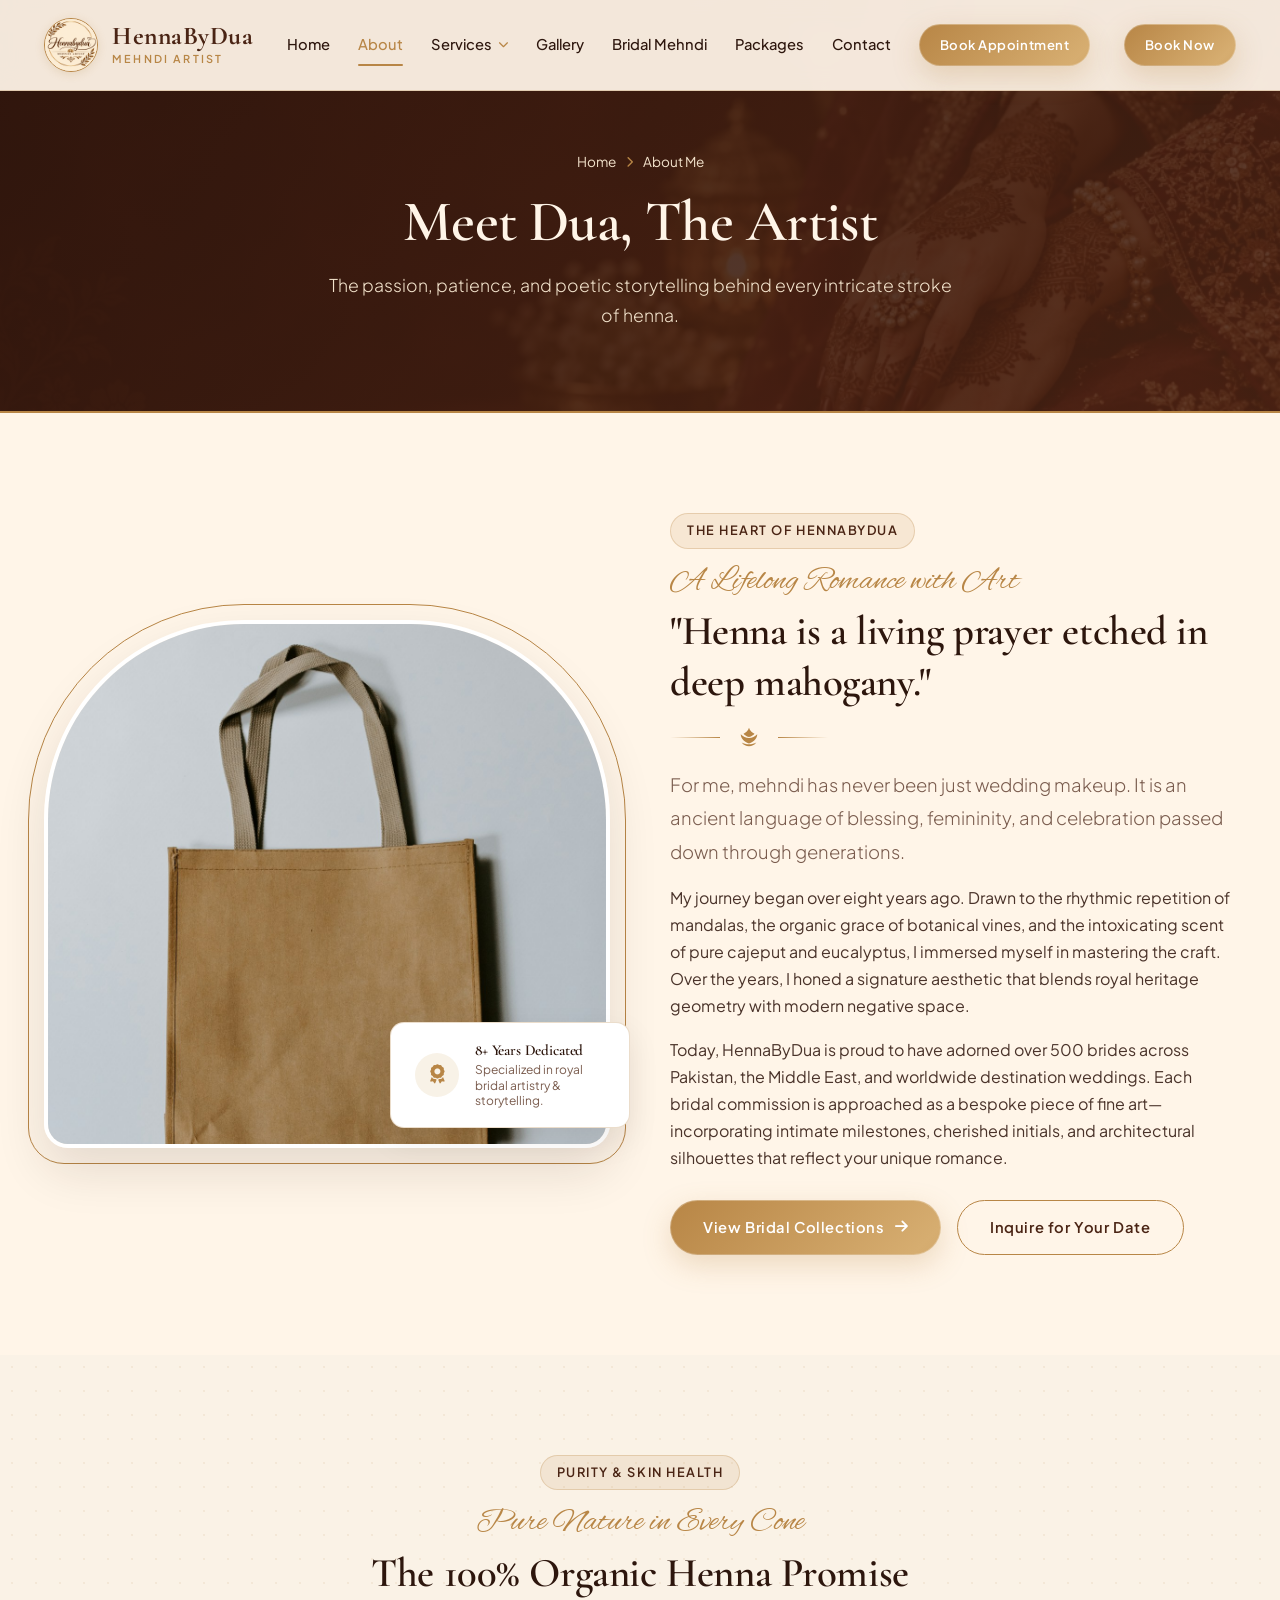
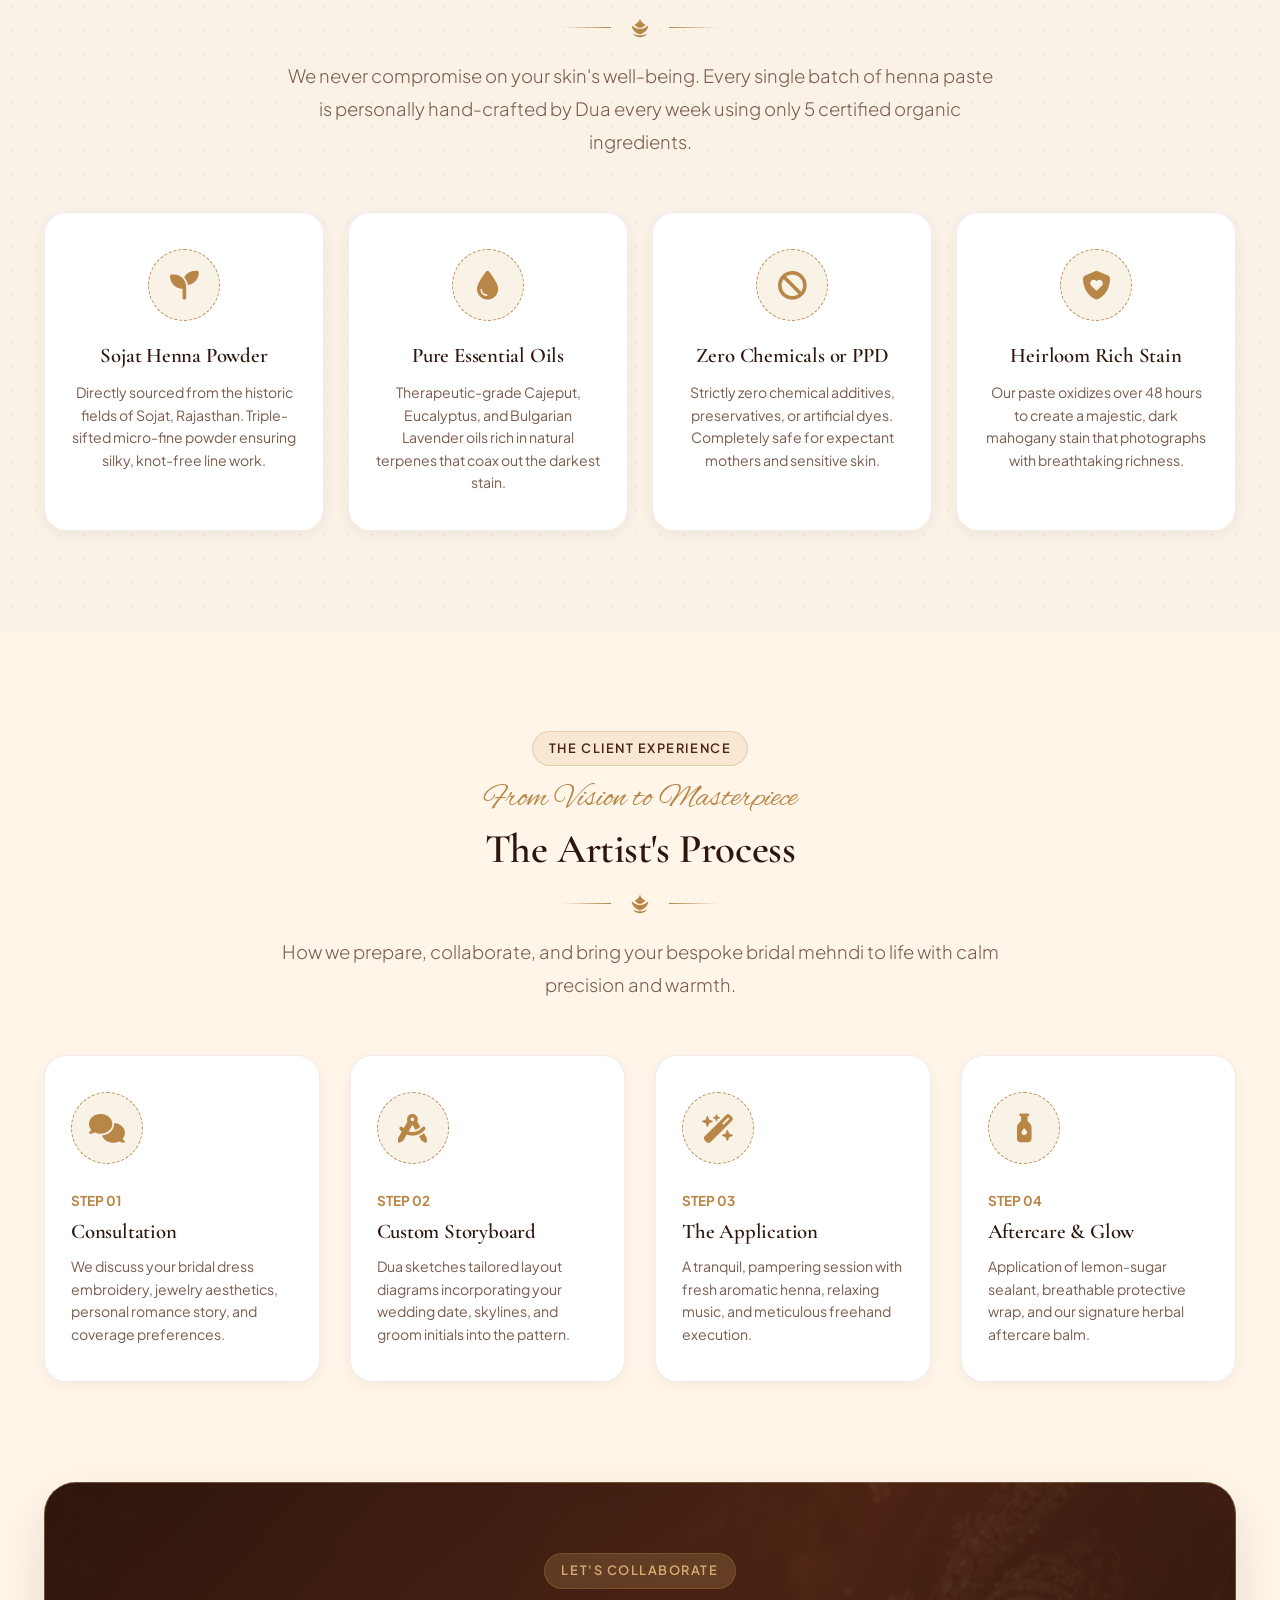
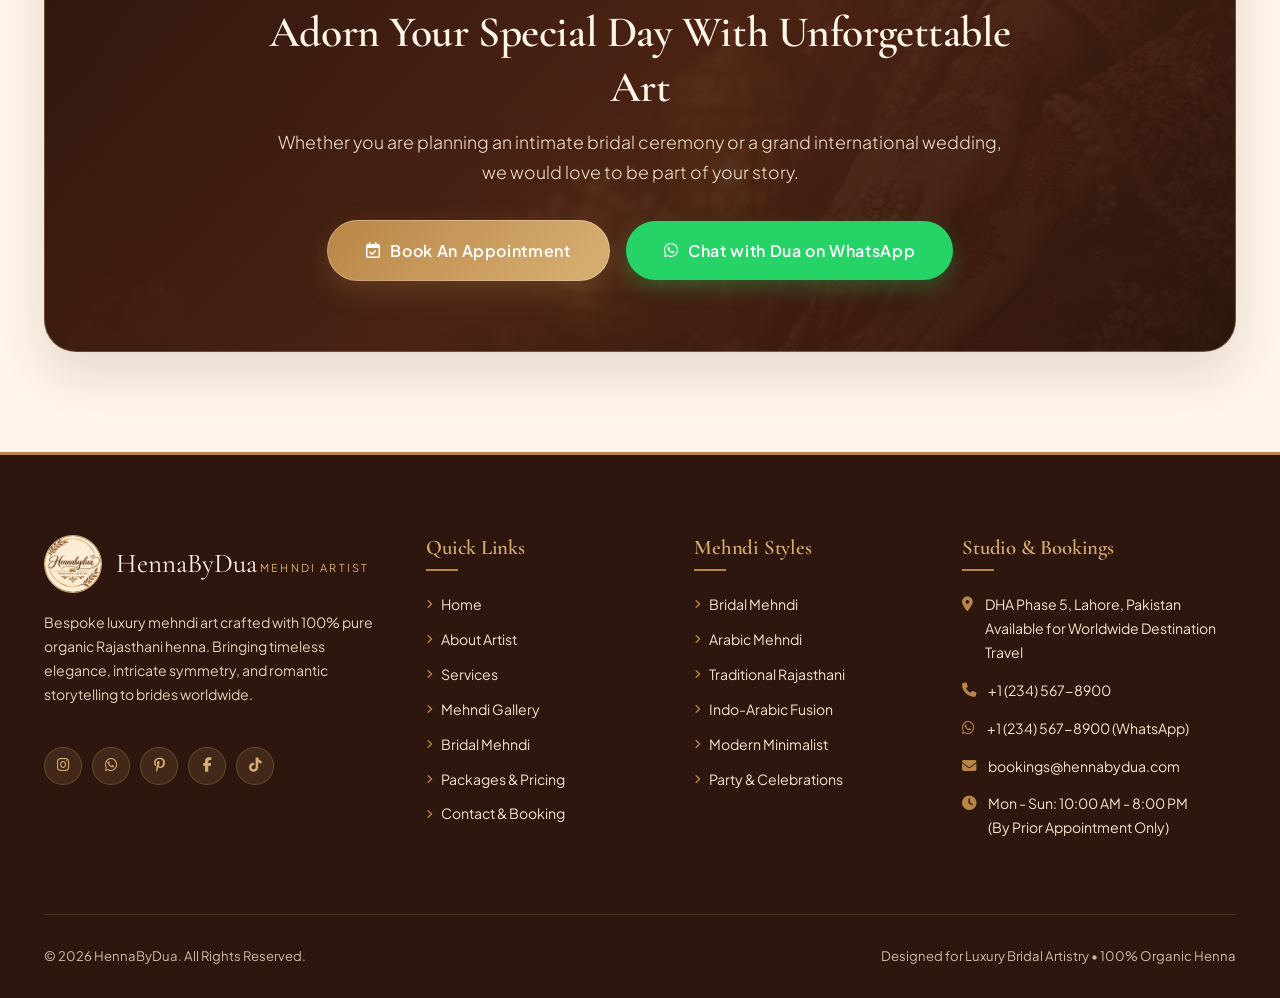
<file: about.html>
<!DOCTYPE html>
<html lang="en">
<head>
  <meta charset="UTF-8">
  <meta name="viewport" content="width=device-width, initial-scale=1.0">
  <meta name="description" content="About HennaByDua - Learn about Dua, master henna artist specializing in bespoke luxury bridal mehndi, 100% organic cones, and personalized love story patterns.">
  <title>About Me | HennaByDua Luxury Mehndi Artist</title>

  <!-- Google Fonts -->
  <link rel="preconnect" href="https://fonts.googleapis.com">
  <link rel="preconnect" href="https://fonts.gstatic.com" crossorigin>
  <link href="https://fonts.googleapis.com/css2?family=Alex+Brush&family=Cormorant+Garamond:ital,wght@0,400;0,500;0,600;0,700;1,400;1,600&family=Plus+Jakarta+Sans:wght@300;400;500;600;700&display=swap" rel="stylesheet">

  <!-- Font Awesome Icons -->
  <link rel="stylesheet" href="https://cdnjs.cloudflare.com/ajax/libs/font-awesome/6.5.1/css/all.min.css">

  <!-- Stylesheets -->
  <link rel="stylesheet" href="css/style.css">
  <link rel="stylesheet" href="css/responsive.css">
  <link rel="icon" type="image/png" href="images/logo.png">
</head>
<body>

  <!-- ==========================================================================
       TOP NAVIGATION
       ========================================================================== -->
  <header class="site-header">
    <div class="container nav-wrapper">
      <a href="index.html" class="brand-link" aria-label="HennaByDua Home">
        <img src="images/logo.png" alt="HennaByDua Logo" class="brand-logo-img">
        <div class="brand-text">
          <span class="brand-title">HennaByDua</span>
          <span class="brand-subtitle">Mehndi Artist</span>
        </div>
      </a>

      <!-- Desktop Nav & Mobile Drawer Menu -->
      <nav class="nav-menu" id="primaryNav" aria-label="Main Navigation">
        <div class="nav-item">
          <a href="index.html" class="nav-link">Home</a>
        </div>
        <div class="nav-item">
          <a href="about.html" class="nav-link active">About</a>
        </div>
        <div class="nav-item">
          <a href="services.html" class="nav-link dropdown-trigger" aria-haspopup="true">
            Services <i class="fa-solid fa-chevron-down dropdown-arrow"></i>
          </a>
          <div class="dropdown-menu">
            <a href="services.html#bridal" class="dropdown-link"><i class="fa-solid fa-crown"></i> Bridal Mehndi</a>
            <a href="services.html#arabic" class="dropdown-link"><i class="fa-solid fa-feather-pointed"></i> Arabic Mehndi</a>
            <a href="services.html#traditional" class="dropdown-link"><i class="fa-solid fa-gem"></i> Traditional Mehndi</a>
            <a href="services.html#indo-arabic" class="dropdown-link"><i class="fa-solid fa-wand-magic-sparkles"></i> Indo-Arabic Mehndi</a>
            <a href="services.html#minimal" class="dropdown-link"><i class="fa-solid fa-circle-dot"></i> Minimal Mehndi</a>
            <a href="services.html#party" class="dropdown-link"><i class="fa-solid fa-champagne-glasses"></i> Party & Festival</a>
          </div>
        </div>
        <div class="nav-item">
          <a href="gallery.html" class="nav-link">Gallery</a>
        </div>
        <div class="nav-item">
          <a href="bridal.html" class="nav-link">Bridal Mehndi</a>
        </div>
        <div class="nav-item">
          <a href="packages.html" class="nav-link">Packages</a>
        </div>
        <div class="nav-item">
          <a href="contact.html" class="nav-link">Contact</a>
        </div>

        <div class="mobile-drawer-cta">
          <a href="contact.html" class="btn btn-primary btn-sm">Book Appointment</a>
        </div>
      </nav>

      <div class="nav-actions">
        <a href="contact.html" class="btn btn-primary btn-sm">Book Now</a>
        <button class="mobile-toggle" aria-label="Toggle Navigation Menu">
          <span></span>
          <span></span>
          <span></span>
        </button>
      </div>
    </div>
  </header>

  <div class="mobile-overlay" aria-hidden="true"></div>

  <!-- ==========================================================================
       PAGE HERO
       ========================================================================== -->
  <section class="page-hero">
    <div class="container">
      <div class="breadcrumb-list">
        <a href="index.html">Home</a>
        <span class="breadcrumb-separator"><i class="fa-solid fa-chevron-right"></i></span>
        <span>About Me</span>
      </div>
      <h1 class="page-hero-title">Meet Dua, The Artist</h1>
      <p class="page-hero-description">
        The passion, patience, and poetic storytelling behind every intricate stroke of henna.
      </p>
    </div>
  </section>

  <!-- ==========================================================================
       ARTIST STORY SECTION
       ========================================================================== -->
  <section class="section">
    <div class="container">
      <div class="about-grid">
        <div class="about-image-wrapper animate-on-scroll">
          <div class="about-image-frame">
            <img src="images/about.jpg" alt="Dua applying bridal henna with delicate cone precision">
          </div>
          <div class="about-image-border"></div>
          <div class="about-floating-badge">
            <div class="about-floating-icon"><i class="fa-solid fa-award"></i></div>
            <div>
              <h5>8+ Years Dedicated</h5>
              <p>Specialized in royal bridal artistry & storytelling.</p>
            </div>
          </div>
        </div>

        <div class="about-content animate-on-scroll">
          <div class="gold-badge">The Heart of HennaByDua</div>
          <span class="script-subheading">A Lifelong Romance with Art</span>
          <h2>"Henna is a living prayer etched in deep mahogany."</h2>

          <div class="gold-divider align-left">
            <span class="divider-icon">
              <svg viewBox="0 0 24 24" width="26" height="22" fill="currentColor">
                <path d="M12 2C12.8 5.2 15.6 7.6 18 8.4C16.8 9.8 15.1 11.2 12 12C8.9 11.2 7.2 9.8 6 8.4C8.4 7.6 11.2 5.2 12 2ZM12 13C15.5 13 18.5 11.5 21 9C21 13 18 17 12 19C6 17 3 13 3 9C5.5 11.5 8.5 13 12 13ZM12 20C15 20 18 19 20 18C18 21 15 22 12 22C9 22 6 21 4 18C6 19 9 20 12 20Z"/>
              </svg>
            </span>
          </div>

          <p class="lead">
            For me, mehndi has never been just wedding makeup. It is an ancient language of blessing, femininity, and celebration passed down through generations.
          </p>

          <p>
            My journey began over eight years ago. Drawn to the rhythmic repetition of mandalas, the organic grace of botanical vines, and the intoxicating scent of pure cajeput and eucalyptus, I immersed myself in mastering the craft. Over the years, I honed a signature aesthetic that blends royal heritage geometry with modern negative space.
          </p>

          <p>
            Today, HennaByDua is proud to have adorned over 500 brides across Pakistan, the Middle East, and worldwide destination weddings. Each bridal commission is approached as a bespoke piece of fine art—incorporating intimate milestones, cherished initials, and architectural silhouettes that reflect your unique romance.
          </p>

          <div class="btn-group" style="margin-top: 28px;">
            <a href="bridal.html" class="btn btn-primary">
              <span>View Bridal Collections</span>
              <i class="fa-solid fa-arrow-right"></i>
            </a>
            <a href="contact.html" class="btn btn-outline">
              <span>Inquire for Your Date</span>
            </a>
          </div>
        </div>
      </div>
    </div>
  </section>

  <!-- ==========================================================================
       THE ORGANIC PROMISE
       ========================================================================== -->
  <section class="section section-bg-beige pattern-overlay">
    <div class="container">
      <div class="section-header text-center animate-on-scroll">
        <div class="gold-badge">Purity & Skin Health</div>
        <span class="script-subheading">Pure Nature in Every Cone</span>
        <h2 class="section-title">The 100% Organic Henna Promise</h2>

        <div class="gold-divider">
          <span class="divider-icon">
            <svg viewBox="0 0 24 24" width="26" height="22" fill="currentColor">
              <path d="M12 2C12.8 5.2 15.6 7.6 18 8.4C16.8 9.8 15.1 11.2 12 12C8.9 11.2 7.2 9.8 6 8.4C8.4 7.6 11.2 5.2 12 2ZM12 13C15.5 13 18.5 11.5 21 9C21 13 18 17 12 19C6 17 3 13 3 9C5.5 11.5 8.5 13 12 13ZM12 20C15 20 18 19 20 18C18 21 15 22 12 22C9 22 6 21 4 18C6 19 9 20 12 20Z"/>
            </svg>
          </span>
        </div>

        <p class="lead">
          We never compromise on your skin's well-being. Every single batch of henna paste is personally hand-crafted by Dua every week using only 5 certified organic ingredients.
        </p>
      </div>

      <div class="why-choose-grid">
        <div class="feature-box animate-on-scroll">
          <div class="feature-icon-wrapper"><i class="fa-solid fa-seedling"></i></div>
          <h4>Sojat Henna Powder</h4>
          <p>Directly sourced from the historic fields of Sojat, Rajasthan. Triple-sifted micro-fine powder ensuring silky, knot-free line work.</p>
        </div>

        <div class="feature-box animate-on-scroll">
          <div class="feature-icon-wrapper"><i class="fa-solid fa-droplet"></i></div>
          <h4>Pure Essential Oils</h4>
          <p>Therapeutic-grade Cajeput, Eucalyptus, and Bulgarian Lavender oils rich in natural terpenes that coax out the darkest stain.</p>
        </div>

        <div class="feature-box animate-on-scroll">
          <div class="feature-icon-wrapper"><i class="fa-solid fa-ban"></i></div>
          <h4>Zero Chemicals or PPD</h4>
          <p>Strictly zero chemical additives, preservatives, or artificial dyes. Completely safe for expectant mothers and sensitive skin.</p>
        </div>

        <div class="feature-box animate-on-scroll">
          <div class="feature-icon-wrapper"><i class="fa-solid fa-shield-heart"></i></div>
          <h4>Heirloom Rich Stain</h4>
          <p>Our paste oxidizes over 48 hours to create a majestic, dark mahogany stain that photographs with breathtaking richness.</p>
        </div>
      </div>
    </div>
  </section>

  <!-- ==========================================================================
       THE 4-STEP BRIDAL PROCESS
       ========================================================================== -->
  <section class="section">
    <div class="container">
      <div class="section-header text-center animate-on-scroll">
        <div class="gold-badge">The Client Experience</div>
        <span class="script-subheading">From Vision to Masterpiece</span>
        <h2 class="section-title">The Artist's Process</h2>

        <div class="gold-divider">
          <span class="divider-icon">
            <svg viewBox="0 0 24 24" width="26" height="22" fill="currentColor">
              <path d="M12 2C12.8 5.2 15.6 7.6 18 8.4C16.8 9.8 15.1 11.2 12 12C8.9 11.2 7.2 9.8 6 8.4C8.4 7.6 11.2 5.2 12 2ZM12 13C15.5 13 18.5 11.5 21 9C21 13 18 17 12 19C6 17 3 13 3 9C5.5 11.5 8.5 13 12 13ZM12 20C15 20 18 19 20 18C18 21 15 22 12 22C9 22 6 21 4 18C6 19 9 20 12 20Z"/>
            </svg>
          </span>
        </div>

        <p class="lead">
          How we prepare, collaborate, and bring your bespoke bridal mehndi to life with calm precision and warmth.
        </p>
      </div>

      <div class="services-grid" style="grid-template-columns: repeat(4, 1fr);">
        <div class="feature-box animate-on-scroll" style="text-align: left;">
          <div class="feature-icon-wrapper" style="margin-left: 0;"><i class="fa-solid fa-comments"></i></div>
          <span class="gold-text" style="font-weight: 700; font-size: 0.85rem;">STEP 01</span>
          <h4 style="margin: 6px 0 10px;">Consultation</h4>
          <p>We discuss your bridal dress embroidery, jewelry aesthetics, personal romance story, and coverage preferences.</p>
        </div>

        <div class="feature-box animate-on-scroll" style="text-align: left;">
          <div class="feature-icon-wrapper" style="margin-left: 0;"><i class="fa-solid fa-compass-drafting"></i></div>
          <span class="gold-text" style="font-weight: 700; font-size: 0.85rem;">STEP 02</span>
          <h4 style="margin: 6px 0 10px;">Custom Storyboard</h4>
          <p>Dua sketches tailored layout diagrams incorporating your wedding date, skylines, and groom initials into the pattern.</p>
        </div>

        <div class="feature-box animate-on-scroll" style="text-align: left;">
          <div class="feature-icon-wrapper" style="margin-left: 0;"><i class="fa-solid fa-wand-magic-sparkles"></i></div>
          <span class="gold-text" style="font-weight: 700; font-size: 0.85rem;">STEP 03</span>
          <h4 style="margin: 6px 0 10px;">The Application</h4>
          <p>A tranquil, pampering session with fresh aromatic henna, relaxing music, and meticulous freehand execution.</p>
        </div>

        <div class="feature-box animate-on-scroll" style="text-align: left;">
          <div class="feature-icon-wrapper" style="margin-left: 0;"><i class="fa-solid fa-bottle-droplet"></i></div>
          <span class="gold-text" style="font-weight: 700; font-size: 0.85rem;">STEP 04</span>
          <h4 style="margin: 6px 0 10px;">Aftercare & Glow</h4>
          <p>Application of lemon-sugar sealant, breathable protective wrap, and our signature herbal aftercare balm.</p>
        </div>
      </div>
    </div>
  </section>

  <!-- ==========================================================================
       BOOKING CTA BANNER
       ========================================================================== -->
  <section class="section" style="padding-top: 0;">
    <div class="container">
      <div class="booking-banner animate-on-scroll">
        <div class="booking-banner-content">
          <div class="gold-badge" style="background: rgba(214, 173, 112, 0.2); color: var(--color-light-gold);">
            Let's Collaborate
          </div>
          <h2 style="color: var(--color-cream);">Adorn Your Special Day With Unforgettable Art</h2>
          <p>
            Whether you are planning an intimate bridal ceremony or a grand international wedding, we would love to be part of your story.
          </p>
          <div class="btn-group" style="justify-content: center;">
            <a href="contact.html" class="btn btn-primary btn-lg">
              <i class="fa-regular fa-calendar-check"></i>
              <span>Book An Appointment</span>
            </a>
            <a href="#" class="btn btn-whatsapp btn-lg btn-whatsapp-trigger">
              <i class="fa-brands fa-whatsapp"></i>
              <span>Chat with Dua on WhatsApp</span>
            </a>
          </div>
        </div>
      </div>
    </div>
  </section>

  <!-- ==========================================================================
       FOOTER
       ========================================================================== -->
  <footer class="site-footer">
    <div class="container">
      <div class="footer-top">
        <div class="footer-brand">
          <div class="footer-logo-row">
            <img src="images/logo.png" alt="HennaByDua Logo" class="footer-logo-img">
            <div>
              <span class="footer-brand-title">HennaByDua</span>
              <span class="footer-brand-tagline">Mehndi Artist</span>
            </div>
          </div>
          <p class="footer-desc">
            Bespoke luxury mehndi art crafted with 100% pure organic Rajasthani henna. Bringing timeless elegance, intricate symmetry, and romantic storytelling to brides worldwide.
          </p>
          <div class="footer-social-icons">
            <a href="#" class="footer-social-btn" aria-label="Instagram"><i class="fa-brands fa-instagram"></i></a>
            <a href="#" class="footer-social-btn btn-whatsapp-trigger" aria-label="WhatsApp"><i class="fa-brands fa-whatsapp"></i></a>
            <a href="#" class="footer-social-btn" aria-label="Pinterest"><i class="fa-brands fa-pinterest-p"></i></a>
            <a href="#" class="footer-social-btn" aria-label="Facebook"><i class="fa-brands fa-facebook-f"></i></a>
            <a href="#" class="footer-social-btn" aria-label="TikTok"><i class="fa-brands fa-tiktok"></i></a>
          </div>
        </div>

        <div>
          <h4 class="footer-heading">Quick Links</h4>
          <ul class="footer-links">
            <li><a href="index.html"><i class="fa-solid fa-angle-right"></i> Home</a></li>
            <li><a href="about.html"><i class="fa-solid fa-angle-right"></i> About Artist</a></li>
            <li><a href="services.html"><i class="fa-solid fa-angle-right"></i> Services</a></li>
            <li><a href="gallery.html"><i class="fa-solid fa-angle-right"></i> Mehndi Gallery</a></li>
            <li><a href="bridal.html"><i class="fa-solid fa-angle-right"></i> Bridal Mehndi</a></li>
            <li><a href="packages.html"><i class="fa-solid fa-angle-right"></i> Packages & Pricing</a></li>
            <li><a href="contact.html"><i class="fa-solid fa-angle-right"></i> Contact & Booking</a></li>
          </ul>
        </div>

        <div>
          <h4 class="footer-heading">Mehndi Styles</h4>
          <ul class="footer-links">
            <li><a href="services.html#bridal"><i class="fa-solid fa-angle-right"></i> Bridal Mehndi</a></li>
            <li><a href="services.html#arabic"><i class="fa-solid fa-angle-right"></i> Arabic Mehndi</a></li>
            <li><a href="services.html#traditional"><i class="fa-solid fa-angle-right"></i> Traditional Rajasthani</a></li>
            <li><a href="services.html#indo-arabic"><i class="fa-solid fa-angle-right"></i> Indo-Arabic Fusion</a></li>
            <li><a href="services.html#minimal"><i class="fa-solid fa-angle-right"></i> Modern Minimalist</a></li>
            <li><a href="services.html#party"><i class="fa-solid fa-angle-right"></i> Party & Celebrations</a></li>
          </ul>
        </div>

        <div>
          <h4 class="footer-heading">Studio & Bookings</h4>
          <div class="footer-contact-item">
            <i class="fa-solid fa-location-dot"></i>
            <span>DHA Phase 5, Lahore, Pakistan<br>Available for Worldwide Destination Travel</span>
          </div>
          <div class="footer-contact-item">
            <i class="fa-solid fa-phone"></i>
            <span>+1 (234) 567-8900</span>
          </div>
          <div class="footer-contact-item">
            <i class="fa-brands fa-whatsapp"></i>
            <span>+1 (234) 567-8900 (WhatsApp)</span>
          </div>
          <div class="footer-contact-item">
            <i class="fa-solid fa-envelope"></i>
            <span>bookings@hennabydua.com</span>
          </div>
          <div class="footer-contact-item">
            <i class="fa-solid fa-clock"></i>
            <span>Mon - Sun: 10:00 AM - 8:00 PM<br>(By Prior Appointment Only)</span>
          </div>
        </div>
      </div>

      <div class="footer-bottom">
        <div>
          © 2026 HennaByDua. All Rights Reserved.
        </div>
        <div>
          Designed for Luxury Bridal Artistry • 100% Organic Henna
        </div>
      </div>
    </div>
  </footer>

  <button class="back-to-top" aria-label="Back to top of page">
    <i class="fa-solid fa-arrow-up"></i>
  </button>

  <script src="js/script.js"></script>
</body>
</html>
</file>
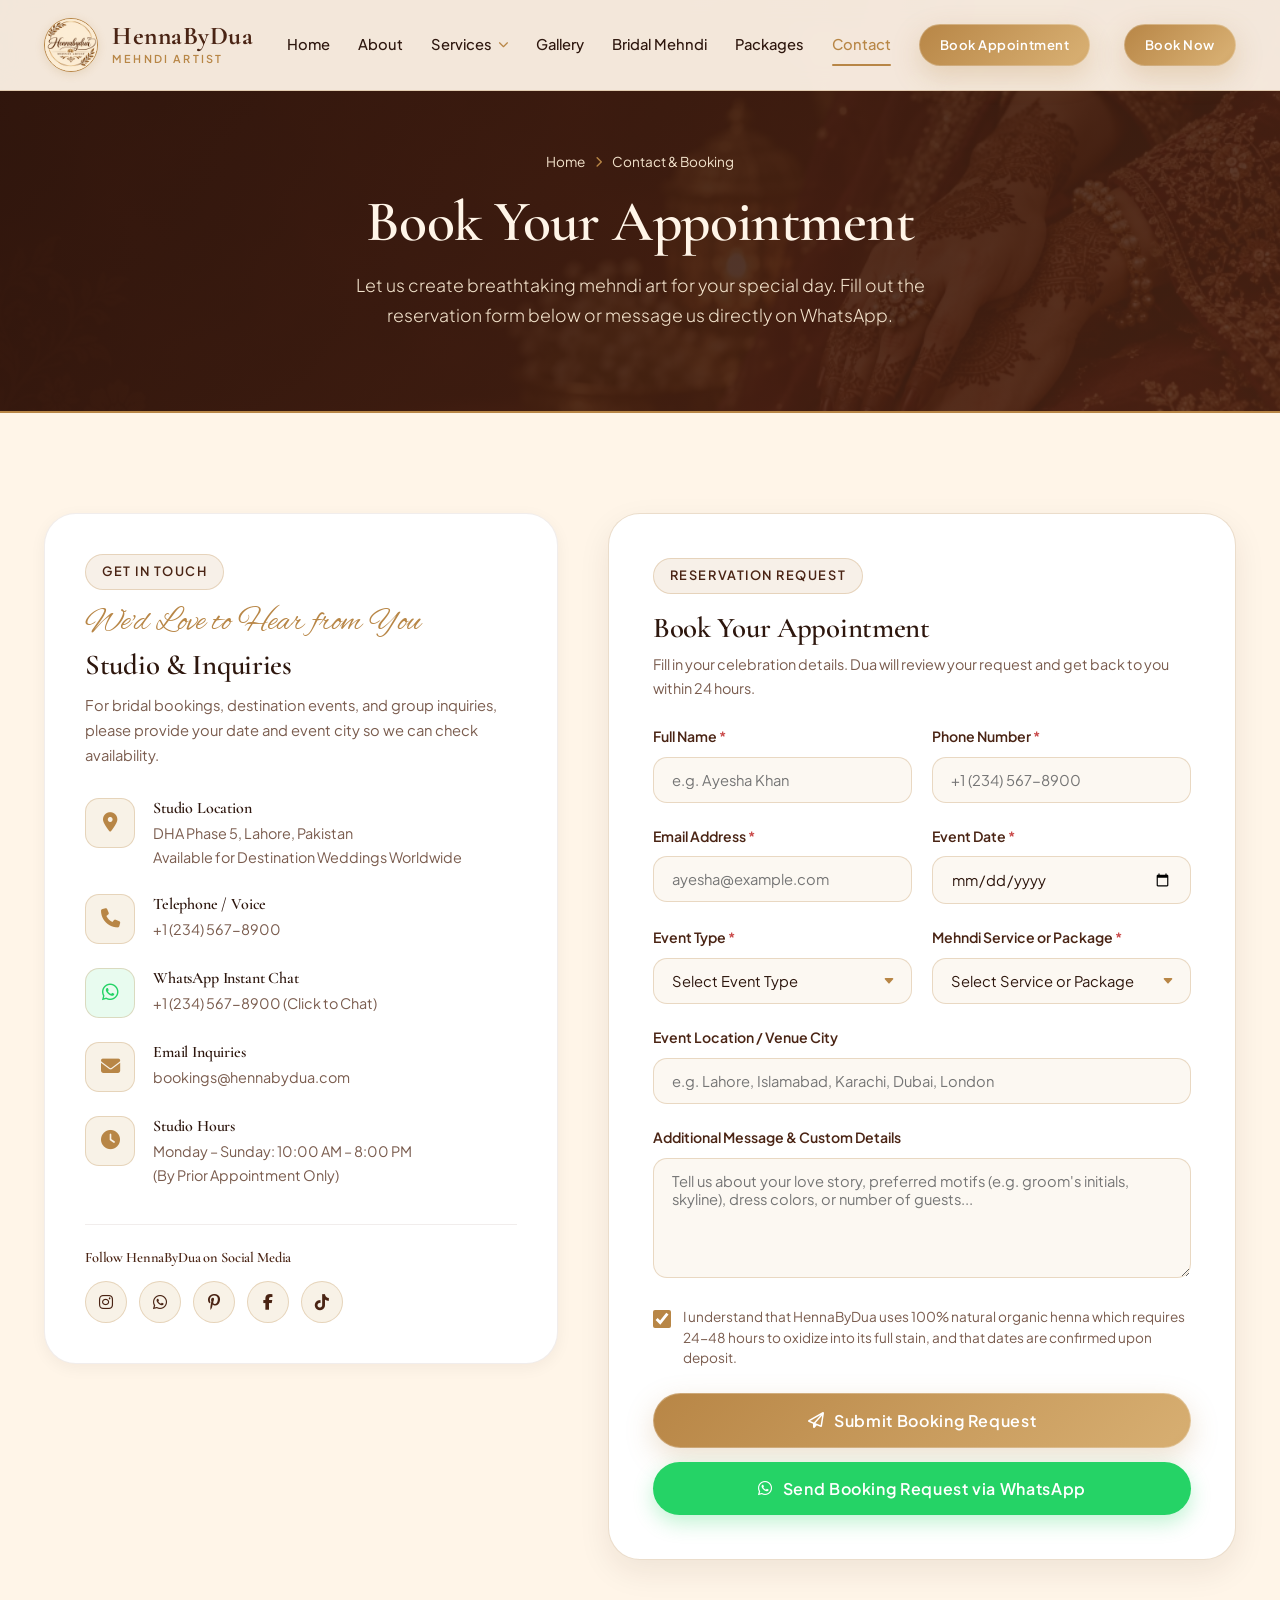
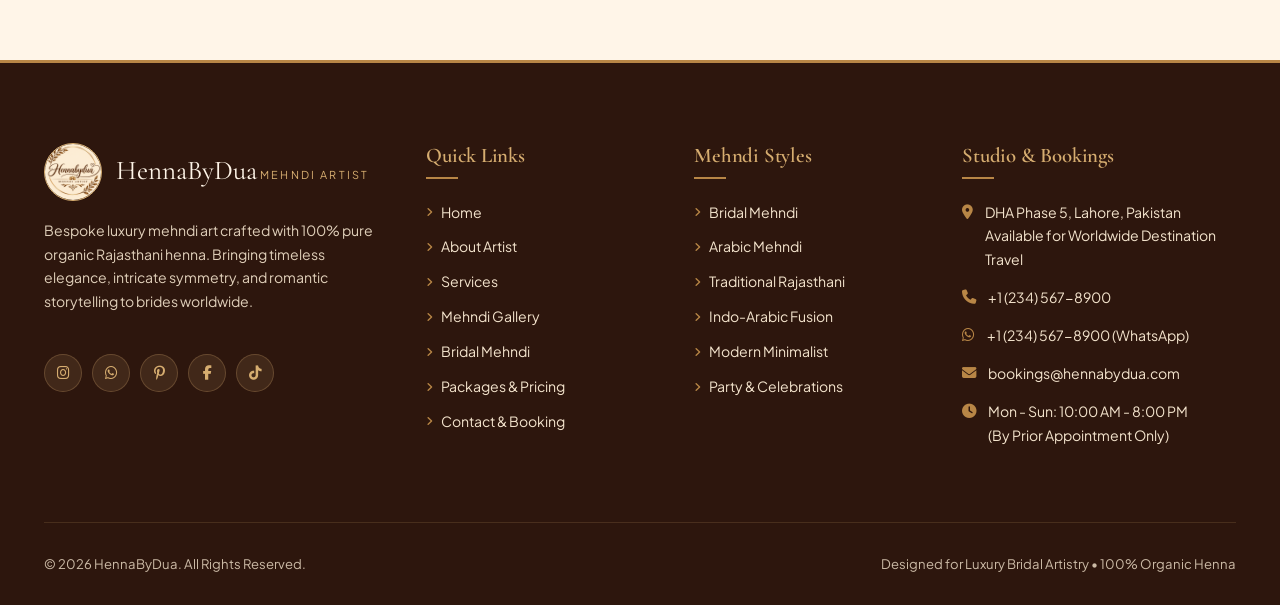
<file: contact.html>
<!DOCTYPE html>
<html lang="en">
<head>
  <meta charset="UTF-8">
  <meta name="viewport" content="width=device-width, initial-scale=1.0">
  <meta name="description" content="Contact HennaByDua - Book your bespoke luxury bridal mehndi appointment, inquire on WhatsApp, or request destination wedding packages.">
  <title>Contact & Booking | HennaByDua Luxury Mehndi Artist</title>

  <!-- Google Fonts -->
  <link rel="preconnect" href="https://fonts.googleapis.com">
  <link rel="preconnect" href="https://fonts.gstatic.com" crossorigin>
  <link href="https://fonts.googleapis.com/css2?family=Alex+Brush&family=Cormorant+Garamond:ital,wght@0,400;0,500;0,600;0,700;1,400;1,600&family=Plus+Jakarta+Sans:wght@300;400;500;600;700&display=swap" rel="stylesheet">

  <!-- Font Awesome Icons -->
  <link rel="stylesheet" href="https://cdnjs.cloudflare.com/ajax/libs/font-awesome/6.5.1/css/all.min.css">

  <!-- Stylesheets -->
  <link rel="stylesheet" href="css/style.css">
  <link rel="stylesheet" href="css/responsive.css">
  <link rel="icon" type="image/png" href="images/logo.png">
</head>
<body>

  <!-- ==========================================================================
       TOP NAVIGATION
       ========================================================================== -->
  <header class="site-header">
    <div class="container nav-wrapper">
      <a href="index.html" class="brand-link" aria-label="HennaByDua Home">
        <img src="images/logo.png" alt="HennaByDua Logo" class="brand-logo-img">
        <div class="brand-text">
          <span class="brand-title">HennaByDua</span>
          <span class="brand-subtitle">Mehndi Artist</span>
        </div>
      </a>

      <nav class="nav-menu" id="primaryNav" aria-label="Main Navigation">
        <div class="nav-item">
          <a href="index.html" class="nav-link">Home</a>
        </div>
        <div class="nav-item">
          <a href="about.html" class="nav-link">About</a>
        </div>
        <div class="nav-item">
          <a href="services.html" class="nav-link dropdown-trigger" aria-haspopup="true">
            Services <i class="fa-solid fa-chevron-down dropdown-arrow"></i>
          </a>
          <div class="dropdown-menu">
            <a href="services.html#bridal" class="dropdown-link"><i class="fa-solid fa-crown"></i> Bridal Mehndi</a>
            <a href="services.html#arabic" class="dropdown-link"><i class="fa-solid fa-feather-pointed"></i> Arabic Mehndi</a>
            <a href="services.html#traditional" class="dropdown-link"><i class="fa-solid fa-gem"></i> Traditional Mehndi</a>
            <a href="services.html#indo-arabic" class="dropdown-link"><i class="fa-solid fa-wand-magic-sparkles"></i> Indo-Arabic Mehndi</a>
            <a href="services.html#minimal" class="dropdown-link"><i class="fa-solid fa-circle-dot"></i> Minimal Mehndi</a>
            <a href="services.html#party" class="dropdown-link"><i class="fa-solid fa-champagne-glasses"></i> Party & Festival</a>
          </div>
        </div>
        <div class="nav-item">
          <a href="gallery.html" class="nav-link">Gallery</a>
        </div>
        <div class="nav-item">
          <a href="bridal.html" class="nav-link">Bridal Mehndi</a>
        </div>
        <div class="nav-item">
          <a href="packages.html" class="nav-link">Packages</a>
        </div>
        <div class="nav-item">
          <a href="contact.html" class="nav-link active">Contact</a>
        </div>

        <div class="mobile-drawer-cta">
          <a href="contact.html" class="btn btn-primary btn-sm">Book Appointment</a>
        </div>
      </nav>

      <div class="nav-actions">
        <a href="contact.html" class="btn btn-primary btn-sm">Book Now</a>
        <button class="mobile-toggle" aria-label="Toggle Navigation Menu">
          <span></span>
          <span></span>
          <span></span>
        </button>
      </div>
    </div>
  </header>

  <div class="mobile-overlay" aria-hidden="true"></div>

  <!-- ==========================================================================
       PAGE HERO
       ========================================================================== -->
  <section class="page-hero">
    <div class="container">
      <div class="breadcrumb-list">
        <a href="index.html">Home</a>
        <span class="breadcrumb-separator"><i class="fa-solid fa-chevron-right"></i></span>
        <span>Contact & Booking</span>
      </div>
      <h1 class="page-hero-title">Book Your Appointment</h1>
      <p class="page-hero-description">
        Let us create breathtaking mehndi art for your special day. Fill out the reservation form below or message us directly on WhatsApp.
      </p>
    </div>
  </section>

  <!-- ==========================================================================
       CONTACT & BOOKING SECTION
       ========================================================================== -->
  <section class="section">
    <div class="container">
      <div class="contact-layout">

        <!-- Left Column: Studio & Contact Information -->
        <div class="contact-info-card animate-on-scroll">
          <div class="contact-info-header">
            <div class="gold-badge">Get in Touch</div>
            <span class="script-subheading">We'd Love to Hear from You</span>
            <h3 style="font-size: 1.8rem; margin-top: 6px;">Studio & Inquiries</h3>
            <p style="color: var(--color-text-muted); font-size: 0.92rem; margin-top: 10px;">
              For bridal bookings, destination events, and group inquiries, please provide your date and event city so we can check availability.
            </p>
          </div>

          <div class="contact-info-list">
            <!-- Location -->
            <div class="contact-item">
              <div class="contact-icon-box">
                <i class="fa-solid fa-location-dot"></i>
              </div>
              <div class="contact-text">
                <h5>Studio Location</h5>
                <p>DHA Phase 5, Lahore, Pakistan<br>Available for Destination Weddings Worldwide</p>
              </div>
            </div>

            <!-- Phone -->
            <div class="contact-item">
              <div class="contact-icon-box">
                <i class="fa-solid fa-phone"></i>
              </div>
              <div class="contact-text">
                <h5>Telephone / Voice</h5>
                <p><a href="tel:+12345678900">+1 (234) 567-8900</a></p>
              </div>
            </div>

            <!-- WhatsApp -->
            <div class="contact-item">
              <div class="contact-icon-box" style="color: #25D366; background: rgba(37, 211, 102, 0.1);">
                <i class="fa-brands fa-whatsapp"></i>
              </div>
              <div class="contact-text">
                <h5>WhatsApp Instant Chat</h5>
                <p><a href="#" class="btn-whatsapp-trigger">+1 (234) 567-8900 (Click to Chat)</a></p>
              </div>
            </div>

            <!-- Email -->
            <div class="contact-item">
              <div class="contact-icon-box">
                <i class="fa-solid fa-envelope"></i>
              </div>
              <div class="contact-text">
                <h5>Email Inquiries</h5>
                <p><a href="mailto:bookings@hennabydua.com">bookings@hennabydua.com</a></p>
              </div>
            </div>

            <!-- Hours -->
            <div class="contact-item">
              <div class="contact-icon-box">
                <i class="fa-solid fa-clock"></i>
              </div>
              <div class="contact-text">
                <h5>Studio Hours</h5>
                <p>Monday – Sunday: 10:00 AM – 8:00 PM<br>(By Prior Appointment Only)</p>
              </div>
            </div>
          </div>

          <!-- Social Media Links -->
          <div class="social-links-box">
            <h5 class="social-links-title">Follow HennaByDua on Social Media</h5>
            <div class="social-icons-list">
              <a href="#" class="social-icon-btn" aria-label="Instagram"><i class="fa-brands fa-instagram"></i></a>
              <a href="#" class="social-icon-btn btn-whatsapp-trigger" aria-label="WhatsApp"><i class="fa-brands fa-whatsapp"></i></a>
              <a href="#" class="social-icon-btn" aria-label="Pinterest"><i class="fa-brands fa-pinterest-p"></i></a>
              <a href="#" class="social-icon-btn" aria-label="Facebook"><i class="fa-brands fa-facebook-f"></i></a>
              <a href="#" class="social-icon-btn" aria-label="TikTok"><i class="fa-brands fa-tiktok"></i></a>
            </div>
          </div>
        </div>

        <!-- Right Column: Booking Form -->
        <div class="booking-form-card animate-on-scroll">
          <div style="margin-bottom: 24px;">
            <div class="gold-badge">Reservation Request</div>
            <h3 style="font-size: 1.8rem; margin-bottom: 6px;">Book Your Appointment</h3>
            <p style="color: var(--color-text-muted); font-size: 0.9rem;">
              Fill in your celebration details. Dua will review your request and get back to you within 24 hours.
            </p>
          </div>

          <form id="bookingForm" novalidate>
            <!-- Name & Phone -->
            <div class="form-grid-2">
              <div class="form-group">
                <label for="fullName" class="form-label">Full Name <span class="req">*</span></label>
                <input type="text" id="fullName" class="form-control" placeholder="e.g. Ayesha Khan" required>
                <span class="error-msg">Please enter your full name.</span>
              </div>

              <div class="form-group">
                <label for="phone" class="form-label">Phone Number <span class="req">*</span></label>
                <input type="tel" id="phone" class="form-control" placeholder="+1 (234) 567-8900" required>
                <span class="error-msg">Please enter a valid phone number.</span>
              </div>
            </div>

            <!-- Email & Event Date -->
            <div class="form-grid-2">
              <div class="form-group">
                <label for="email" class="form-label">Email Address <span class="req">*</span></label>
                <input type="email" id="email" class="form-control" placeholder="ayesha@example.com" required>
                <span class="error-msg">Please enter a valid email address.</span>
              </div>

              <div class="form-group">
                <label for="eventDate" class="form-label">Event Date <span class="req">*</span></label>
                <input type="date" id="eventDate" class="form-control" required>
                <span class="error-msg">Please select your event date.</span>
              </div>
            </div>

            <!-- Event Type & Mehndi Service -->
            <div class="form-grid-2">
              <div class="form-group">
                <label for="eventType" class="form-label">Event Type <span class="req">*</span></label>
                <select id="eventType" class="form-control" required>
                  <option value="" disabled selected>Select Event Type</option>
                  <option value="Bridal Wedding">Bridal Wedding / Barat</option>
                  <option value="Sangeet / Mehndi Night">Sangeet / Mehndi Night</option>
                  <option value="Reception / Walima">Reception / Walima</option>
                  <option value="Engagement Ceremony">Engagement Ceremony</option>
                  <option value="Festival / Eid / Diwali">Festival / Eid / Diwali</option>
                  <option value="Party / Baby Shower">Party / Baby Shower</option>
                  <option value="Other">Other Celebration</option>
                </select>
                <span class="error-msg">Please choose an event type.</span>
              </div>

              <div class="form-group">
                <label for="mehndiService" class="form-label">Mehndi Service or Package <span class="req">*</span></label>
                <select id="mehndiService" class="form-control" required>
                  <option value="" disabled selected>Select Service or Package</option>
                  <option value="Royal Maharani Bridal Package ($390)">The Royal Maharani Bridal Package ($390)</option>
                  <option value="Classic Heritage Bridal Package ($280)">The Classic Heritage Bridal Package ($280)</option>
                  <option value="Minimalist Bride Package ($180)">The Minimalist Bride Package ($180)</option>
                  <option value="Bridesmaids & Family Bundle ($320)">Bridesmaids & Family Bundle ($320)</option>
                  <option value="Hourly Event Rate ($120/hr)">Hourly Event Rate ($120/hr)</option>
                  <option value="Arabic Mehndi Service">Arabic Mehndi (Per Side / Hand)</option>
                  <option value="Traditional Rajasthani Mehndi">Traditional Rajasthani Mehndi</option>
                  <option value="Indo-Arabic Fusion Mehndi">Indo-Arabic Fusion Mehndi</option>
                  <option value="Modern Minimalist Mehndi">Modern Minimalist Mehndi</option>
                  <option value="Custom Bespoke Design">Custom Bespoke Design</option>
                </select>
                <span class="error-msg">Please select a service.</span>
              </div>
            </div>

            <!-- Location -->
            <div class="form-group">
              <label for="location" class="form-label">Event Location / Venue City</label>
              <input type="text" id="location" class="form-control" placeholder="e.g. Lahore, Islamabad, Karachi, Dubai, London">
            </div>

            <!-- Message / Notes -->
            <div class="form-group">
              <label for="message" class="form-label">Additional Message & Custom Details</label>
              <textarea id="message" class="form-control" placeholder="Tell us about your love story, preferred motifs (e.g. groom's initials, skyline), dress colors, or number of guests..."></textarea>
            </div>

            <!-- Terms checkbox -->
            <div class="form-checkbox">
              <input type="checkbox" id="termsCheck" required checked>
              <label for="termsCheck">
                I understand that HennaByDua uses 100% natural organic henna which requires 24-48 hours to oxidize into its full stain, and that dates are confirmed upon deposit.
              </label>
            </div>

            <!-- Submit Group -->
            <div class="form-submit-group">
              <button type="submit" class="btn btn-primary btn-lg" id="submitBookingBtn">
                <i class="fa-regular fa-paper-plane"></i>
                <span>Submit Booking Request</span>
              </button>

              <button type="button" class="btn btn-whatsapp btn-lg" id="whatsappBookingBtn">
                <i class="fa-brands fa-whatsapp"></i>
                <span>Send Booking Request via WhatsApp</span>
              </button>
            </div>
          </form>
        </div>

      </div>
    </div>
  </section>

  <!-- ==========================================================================
       SUBMISSION CONFIRMATION MODAL
       ========================================================================== -->
  <div class="submission-modal" id="submissionModal" role="dialog" aria-modal="true" aria-label="Booking Request Received">
    <div class="submission-box">
      <div class="success-icon-wrap">
        <i class="fa-solid fa-check"></i>
      </div>
      <h3>Request Received! ✨</h3>
      <p>
        Thank you, <strong id="summaryName">Client</strong>! We have received your booking inquiry for <strong id="summaryService">Bridal Mehndi</strong> on <strong id="summaryDate">the selected date</strong>.
      </p>
      <p style="font-size: 0.88rem;">
        Dua will review your celebration details and reply via WhatsApp/Email within 24 hours to confirm date availability and guide you through the next steps.
      </p>
      <button class="btn btn-primary btn-lg" id="closeSubmissionBtn" style="width: 100%; margin-top: 10px;">
        <span>Return to Website</span>
      </button>
    </div>
  </div>

  <!-- ==========================================================================
       FOOTER
       ========================================================================== -->
  <footer class="site-footer">
    <div class="container">
      <div class="footer-top">
        <div class="footer-brand">
          <div class="footer-logo-row">
            <img src="images/logo.png" alt="HennaByDua Logo" class="footer-logo-img">
            <div>
              <span class="footer-brand-title">HennaByDua</span>
              <span class="footer-brand-tagline">Mehndi Artist</span>
            </div>
          </div>
          <p class="footer-desc">
            Bespoke luxury mehndi art crafted with 100% pure organic Rajasthani henna. Bringing timeless elegance, intricate symmetry, and romantic storytelling to brides worldwide.
          </p>
          <div class="footer-social-icons">
            <a href="#" class="footer-social-btn" aria-label="Instagram"><i class="fa-brands fa-instagram"></i></a>
            <a href="#" class="footer-social-btn btn-whatsapp-trigger" aria-label="WhatsApp"><i class="fa-brands fa-whatsapp"></i></a>
            <a href="#" class="footer-social-btn" aria-label="Pinterest"><i class="fa-brands fa-pinterest-p"></i></a>
            <a href="#" class="footer-social-btn" aria-label="Facebook"><i class="fa-brands fa-facebook-f"></i></a>
            <a href="#" class="footer-social-btn" aria-label="TikTok"><i class="fa-brands fa-tiktok"></i></a>
          </div>
        </div>

        <div>
          <h4 class="footer-heading">Quick Links</h4>
          <ul class="footer-links">
            <li><a href="index.html"><i class="fa-solid fa-angle-right"></i> Home</a></li>
            <li><a href="about.html"><i class="fa-solid fa-angle-right"></i> About Artist</a></li>
            <li><a href="services.html"><i class="fa-solid fa-angle-right"></i> Services</a></li>
            <li><a href="gallery.html"><i class="fa-solid fa-angle-right"></i> Mehndi Gallery</a></li>
            <li><a href="bridal.html"><i class="fa-solid fa-angle-right"></i> Bridal Mehndi</a></li>
            <li><a href="packages.html"><i class="fa-solid fa-angle-right"></i> Packages & Pricing</a></li>
            <li><a href="contact.html"><i class="fa-solid fa-angle-right"></i> Contact & Booking</a></li>
          </ul>
        </div>

        <div>
          <h4 class="footer-heading">Mehndi Styles</h4>
          <ul class="footer-links">
            <li><a href="services.html#bridal"><i class="fa-solid fa-angle-right"></i> Bridal Mehndi</a></li>
            <li><a href="services.html#arabic"><i class="fa-solid fa-angle-right"></i> Arabic Mehndi</a></li>
            <li><a href="services.html#traditional"><i class="fa-solid fa-angle-right"></i> Traditional Rajasthani</a></li>
            <li><a href="services.html#indo-arabic"><i class="fa-solid fa-angle-right"></i> Indo-Arabic Fusion</a></li>
            <li><a href="services.html#minimal"><i class="fa-solid fa-angle-right"></i> Modern Minimalist</a></li>
            <li><a href="services.html#party"><i class="fa-solid fa-angle-right"></i> Party & Celebrations</a></li>
          </ul>
        </div>

        <div>
          <h4 class="footer-heading">Studio & Bookings</h4>
          <div class="footer-contact-item">
            <i class="fa-solid fa-location-dot"></i>
            <span>DHA Phase 5, Lahore, Pakistan<br>Available for Worldwide Destination Travel</span>
          </div>
          <div class="footer-contact-item">
            <i class="fa-solid fa-phone"></i>
            <span>+1 (234) 567-8900</span>
          </div>
          <div class="footer-contact-item">
            <i class="fa-brands fa-whatsapp"></i>
            <span>+1 (234) 567-8900 (WhatsApp)</span>
          </div>
          <div class="footer-contact-item">
            <i class="fa-solid fa-envelope"></i>
            <span>bookings@hennabydua.com</span>
          </div>
          <div class="footer-contact-item">
            <i class="fa-solid fa-clock"></i>
            <span>Mon - Sun: 10:00 AM - 8:00 PM<br>(By Prior Appointment Only)</span>
          </div>
        </div>
      </div>

      <div class="footer-bottom">
        <div>
          © 2026 HennaByDua. All Rights Reserved.
        </div>
        <div>
          Designed for Luxury Bridal Artistry • 100% Organic Henna
        </div>
      </div>
    </div>
  </footer>

  <button class="back-to-top" aria-label="Back to top of page">
    <i class="fa-solid fa-arrow-up"></i>
  </button>

  <script src="js/script.js"></script>
</body>
</html>
</file>
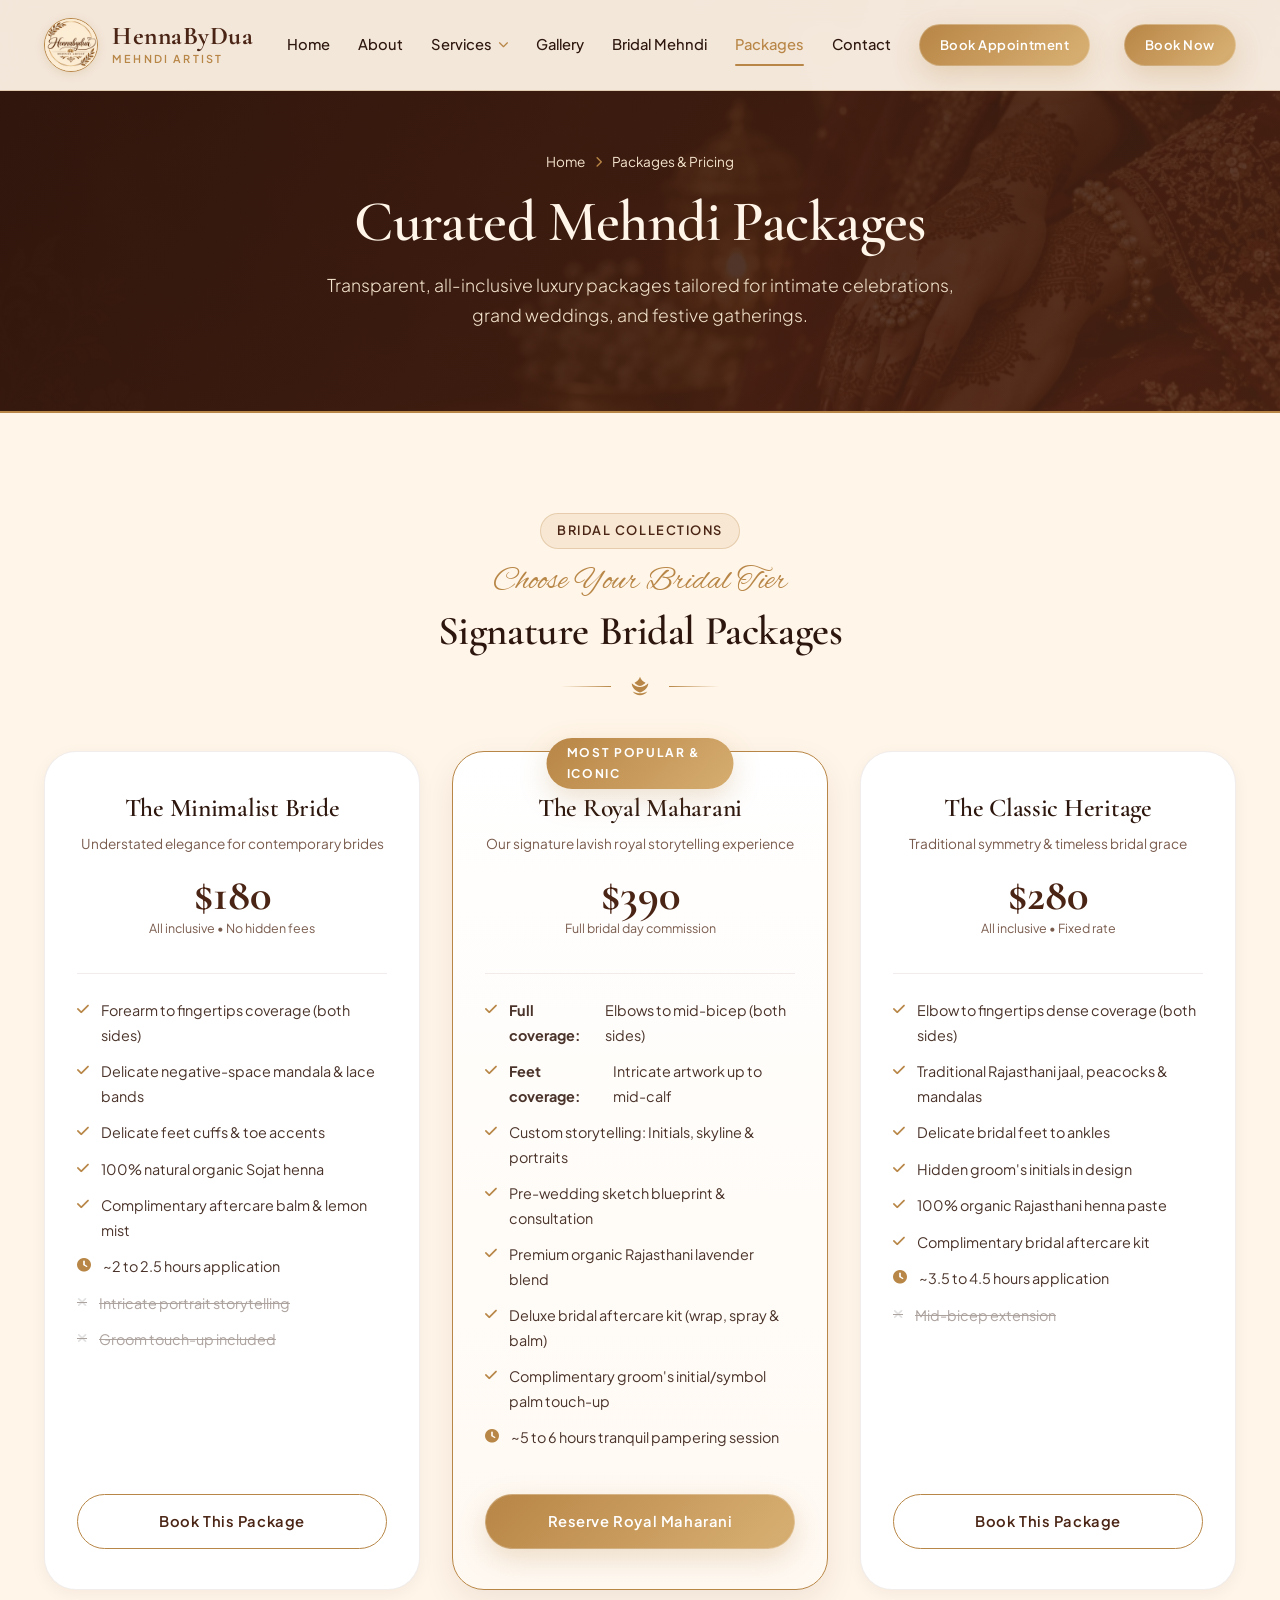
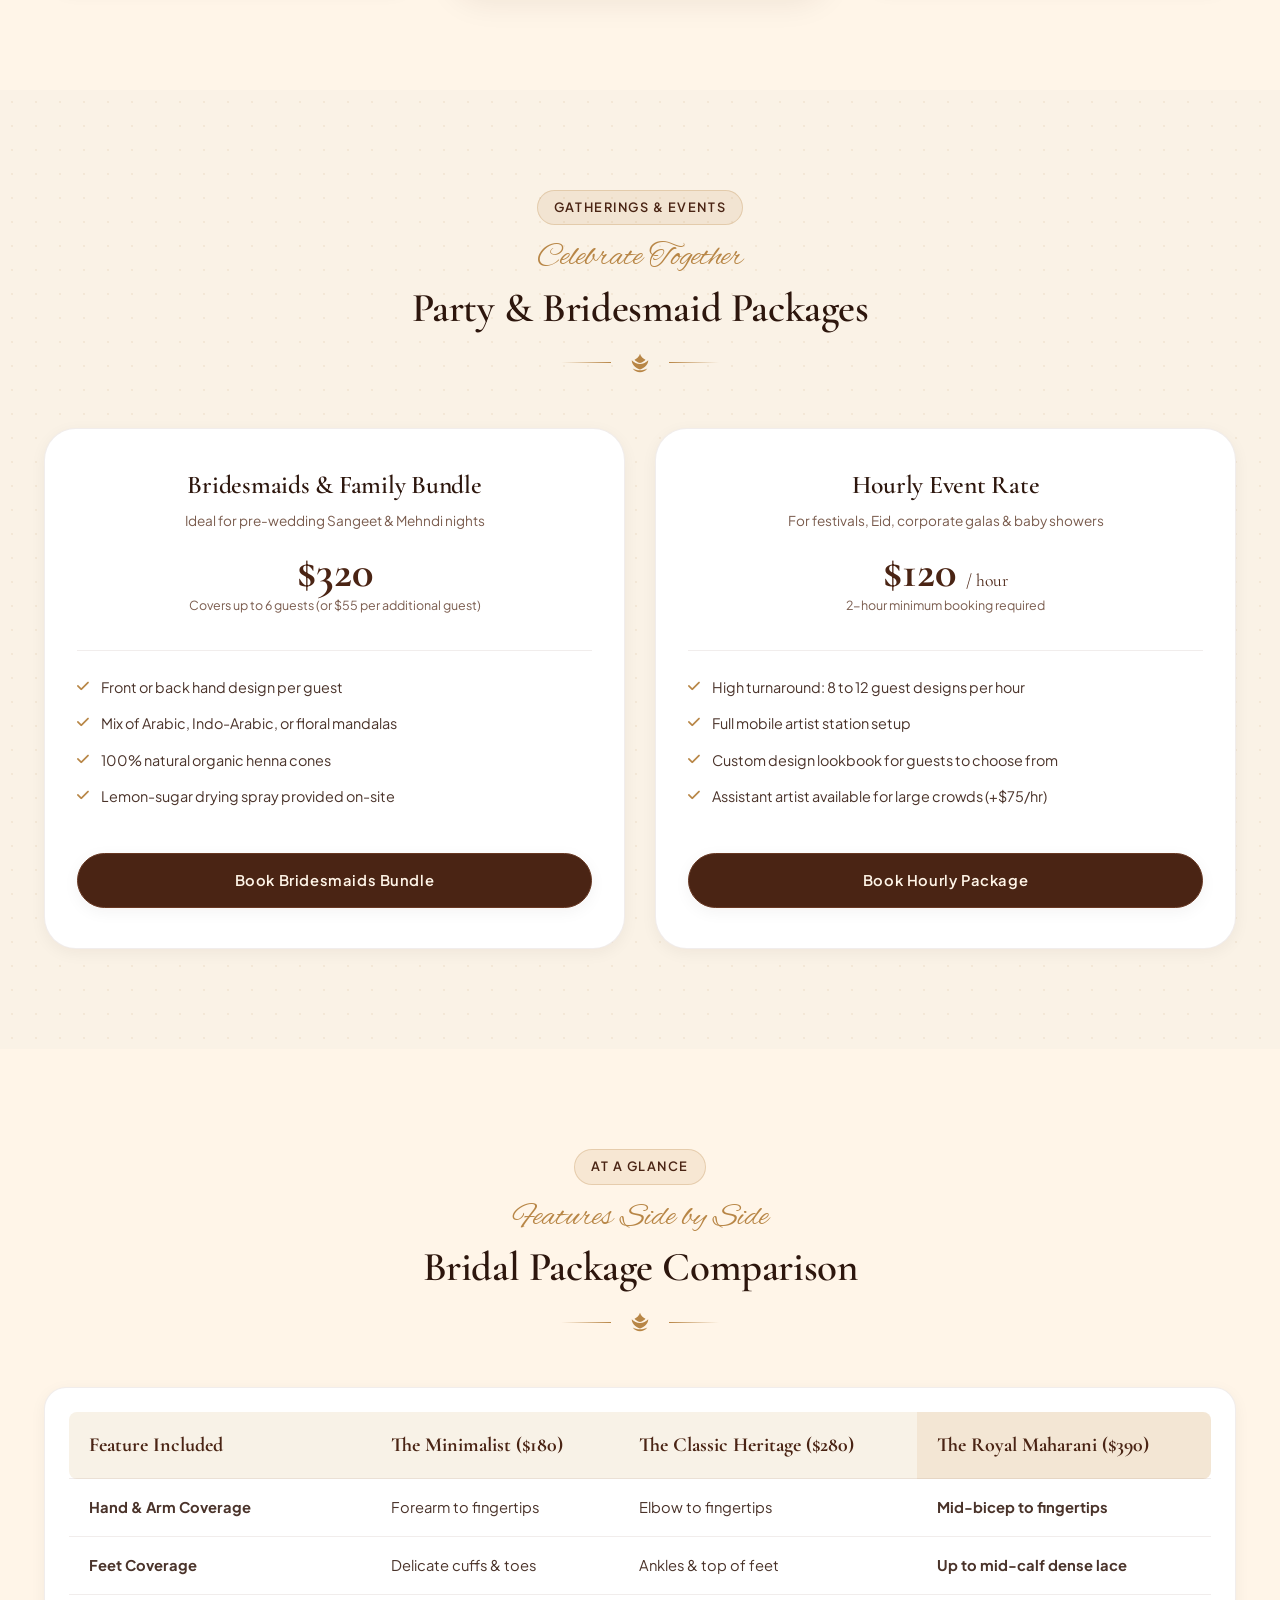
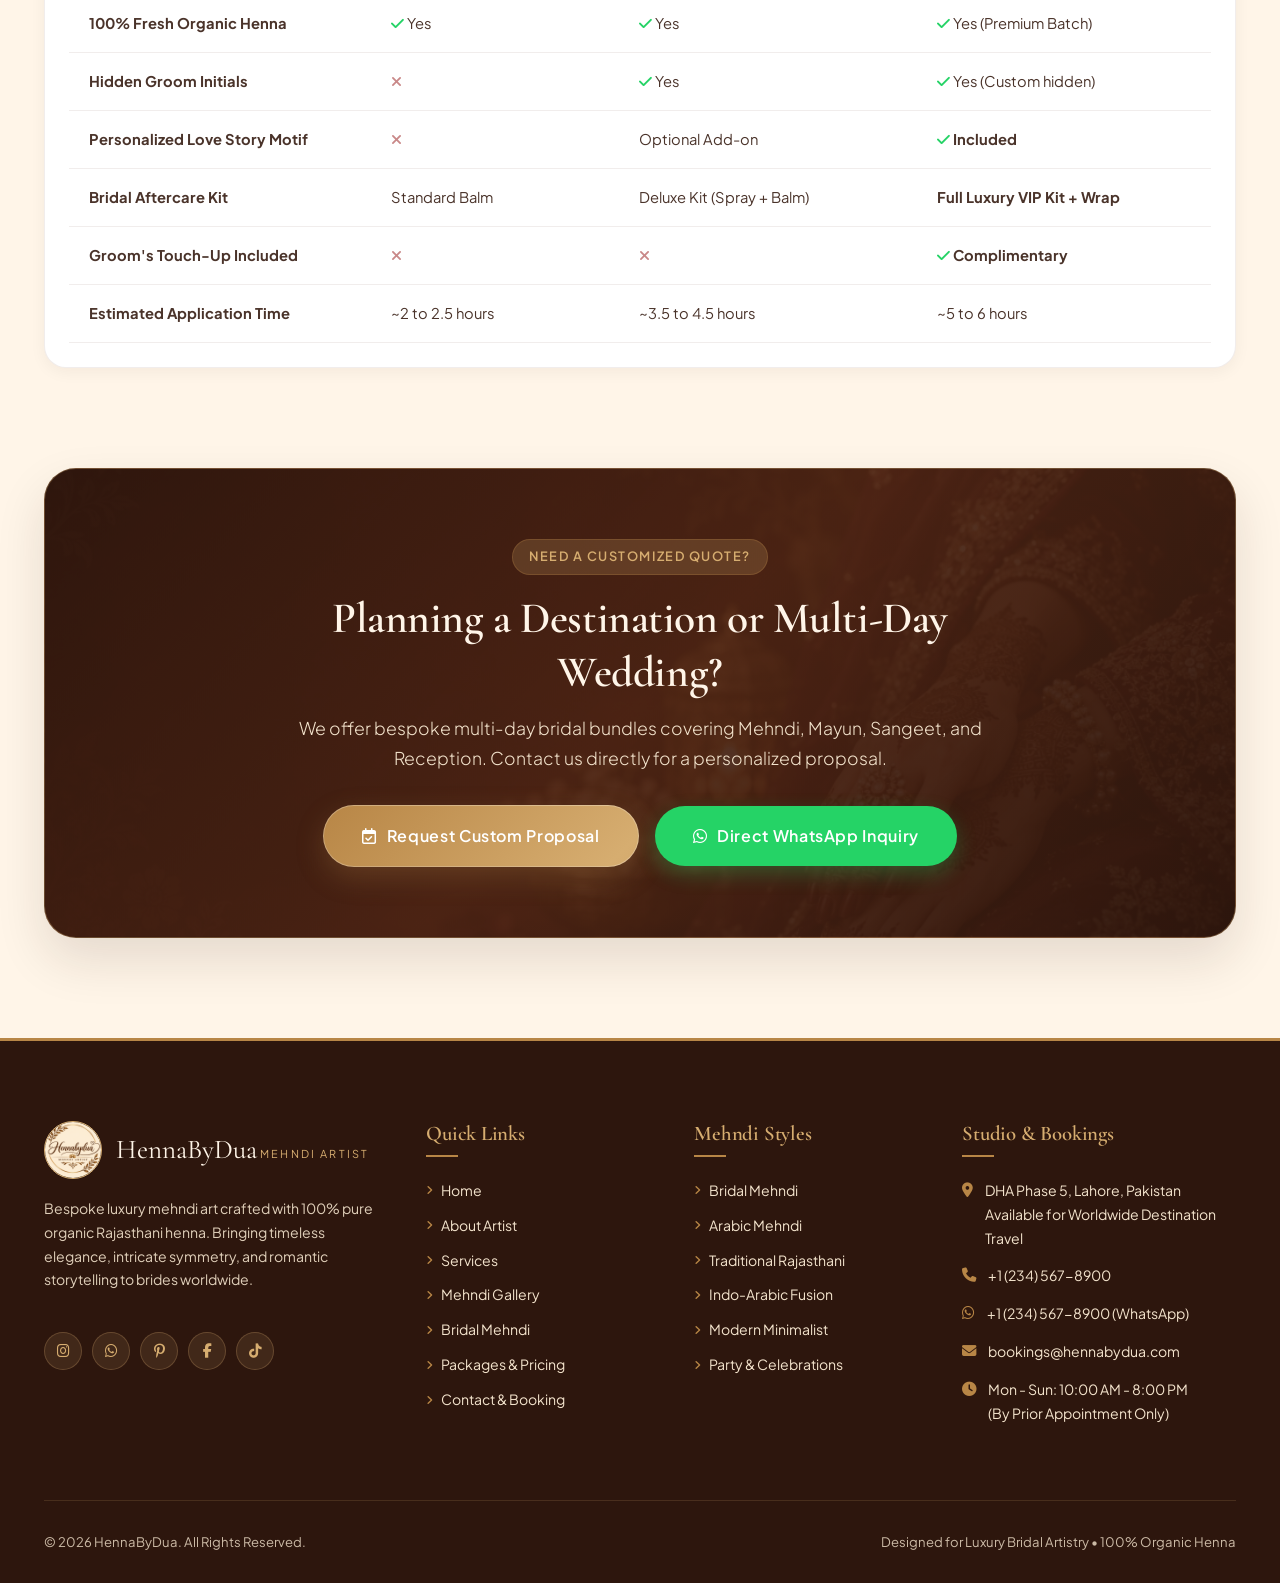
<file: packages.html>
<!DOCTYPE html>
<html lang="en">
<head>
  <meta charset="UTF-8">
  <meta name="viewport" content="width=device-width, initial-scale=1.0">
  <meta name="description" content="HennaByDua Packages & Pricing - Transparent luxury bridal mehndi packages, bridesmaid group rates, and festival packages. 100% organic henna.">
  <title>Packages & Pricing | HennaByDua Luxury Mehndi Artist</title>

  <!-- Google Fonts -->
  <link rel="preconnect" href="https://fonts.googleapis.com">
  <link rel="preconnect" href="https://fonts.gstatic.com" crossorigin>
  <link href="https://fonts.googleapis.com/css2?family=Alex+Brush&family=Cormorant+Garamond:ital,wght@0,400;0,500;0,600;0,700;1,400;1,600&family=Plus+Jakarta+Sans:wght@300;400;500;600;700&display=swap" rel="stylesheet">

  <!-- Font Awesome Icons -->
  <link rel="stylesheet" href="https://cdnjs.cloudflare.com/ajax/libs/font-awesome/6.5.1/css/all.min.css">

  <!-- Stylesheets -->
  <link rel="stylesheet" href="css/style.css">
  <link rel="stylesheet" href="css/responsive.css">
  <link rel="icon" type="image/png" href="images/logo.png">
</head>
<body>

  <!-- ==========================================================================
       TOP NAVIGATION
       ========================================================================== -->
  <header class="site-header">
    <div class="container nav-wrapper">
      <a href="index.html" class="brand-link" aria-label="HennaByDua Home">
        <img src="images/logo.png" alt="HennaByDua Logo" class="brand-logo-img">
        <div class="brand-text">
          <span class="brand-title">HennaByDua</span>
          <span class="brand-subtitle">Mehndi Artist</span>
        </div>
      </a>

      <nav class="nav-menu" id="primaryNav" aria-label="Main Navigation">
        <div class="nav-item">
          <a href="index.html" class="nav-link">Home</a>
        </div>
        <div class="nav-item">
          <a href="about.html" class="nav-link">About</a>
        </div>
        <div class="nav-item">
          <a href="services.html" class="nav-link dropdown-trigger" aria-haspopup="true">
            Services <i class="fa-solid fa-chevron-down dropdown-arrow"></i>
          </a>
          <div class="dropdown-menu">
            <a href="services.html#bridal" class="dropdown-link"><i class="fa-solid fa-crown"></i> Bridal Mehndi</a>
            <a href="services.html#arabic" class="dropdown-link"><i class="fa-solid fa-feather-pointed"></i> Arabic Mehndi</a>
            <a href="services.html#traditional" class="dropdown-link"><i class="fa-solid fa-gem"></i> Traditional Mehndi</a>
            <a href="services.html#indo-arabic" class="dropdown-link"><i class="fa-solid fa-wand-magic-sparkles"></i> Indo-Arabic Mehndi</a>
            <a href="services.html#minimal" class="dropdown-link"><i class="fa-solid fa-circle-dot"></i> Minimal Mehndi</a>
            <a href="services.html#party" class="dropdown-link"><i class="fa-solid fa-champagne-glasses"></i> Party & Festival</a>
          </div>
        </div>
        <div class="nav-item">
          <a href="gallery.html" class="nav-link">Gallery</a>
        </div>
        <div class="nav-item">
          <a href="bridal.html" class="nav-link">Bridal Mehndi</a>
        </div>
        <div class="nav-item">
          <a href="packages.html" class="nav-link active">Packages</a>
        </div>
        <div class="nav-item">
          <a href="contact.html" class="nav-link">Contact</a>
        </div>

        <div class="mobile-drawer-cta">
          <a href="contact.html" class="btn btn-primary btn-sm">Book Appointment</a>
        </div>
      </nav>

      <div class="nav-actions">
        <a href="contact.html" class="btn btn-primary btn-sm">Book Now</a>
        <button class="mobile-toggle" aria-label="Toggle Navigation Menu">
          <span></span>
          <span></span>
          <span></span>
        </button>
      </div>
    </div>
  </header>

  <div class="mobile-overlay" aria-hidden="true"></div>

  <!-- ==========================================================================
       PAGE HERO
       ========================================================================== -->
  <section class="page-hero">
    <div class="container">
      <div class="breadcrumb-list">
        <a href="index.html">Home</a>
        <span class="breadcrumb-separator"><i class="fa-solid fa-chevron-right"></i></span>
        <span>Packages & Pricing</span>
      </div>
      <h1 class="page-hero-title">Curated Mehndi Packages</h1>
      <p class="page-hero-description">
        Transparent, all-inclusive luxury packages tailored for intimate celebrations, grand weddings, and festive gatherings.
      </p>
    </div>
  </section>

  <!-- ==========================================================================
       BRIDAL PACKAGES GRID
       ========================================================================== -->
  <section class="section">
    <div class="container">
      <div class="section-header text-center animate-on-scroll">
        <div class="gold-badge">Bridal Collections</div>
        <span class="script-subheading">Choose Your Bridal Tier</span>
        <h2 class="section-title">Signature Bridal Packages</h2>

        <div class="gold-divider">
          <span class="divider-icon">
            <svg viewBox="0 0 24 24" width="26" height="22" fill="currentColor">
              <path d="M12 2C12.8 5.2 15.6 7.6 18 8.4C16.8 9.8 15.1 11.2 12 12C8.9 11.2 7.2 9.8 6 8.4C8.4 7.6 11.2 5.2 12 2ZM12 13C15.5 13 18.5 11.5 21 9C21 13 18 17 12 19C6 17 3 13 3 9C5.5 11.5 8.5 13 12 13ZM12 20C15 20 18 19 20 18C18 21 15 22 12 22C9 22 6 21 4 18C6 19 9 20 12 20Z"/>
            </svg>
          </span>
        </div>
      </div>

      <div class="packages-grid">

        <!-- Package 1: Minimalist Bride -->
        <div class="package-card animate-on-scroll">
          <div class="package-header">
            <h3 class="package-name">The Minimalist Bride</h3>
            <p class="package-tagline">Understated elegance for contemporary brides</p>
            <div class="package-price-wrap">
              <span class="package-price">$180</span>
              <p class="package-price-note">All inclusive • No hidden fees</p>
            </div>
          </div>

          <ul class="package-features">
            <li><i class="fa-solid fa-check"></i> Forearm to fingertips coverage (both sides)</li>
            <li><i class="fa-solid fa-check"></i> Delicate negative-space mandala & lace bands</li>
            <li><i class="fa-solid fa-check"></i> Delicate feet cuffs & toe accents</li>
            <li><i class="fa-solid fa-check"></i> 100% natural organic Sojat henna</li>
            <li><i class="fa-solid fa-check"></i> Complimentary aftercare balm & lemon mist</li>
            <li><i class="fa-solid fa-clock"></i> ~2 to 2.5 hours application</li>
            <li class="disabled"><i class="fa-solid fa-times"></i> Intricate portrait storytelling</li>
            <li class="disabled"><i class="fa-solid fa-times"></i> Groom touch-up included</li>
          </ul>

          <a href="contact.html?package=minimalist-bride" class="btn btn-outline" style="width: 100%;">
            <span>Book This Package</span>
          </a>
        </div>

        <!-- Package 2: Royal Maharani (Featured) -->
        <div class="package-card featured animate-on-scroll">
          <div class="package-ribbon">Most Popular & Iconic</div>

          <div class="package-header">
            <h3 class="package-name">The Royal Maharani</h3>
            <p class="package-tagline">Our signature lavish royal storytelling experience</p>
            <div class="package-price-wrap">
              <span class="package-price">$390</span>
              <p class="package-price-note">Full bridal day commission</p>
            </div>
          </div>

          <ul class="package-features">
            <li><i class="fa-solid fa-check"></i> <strong>Full coverage:</strong> Elbows to mid-bicep (both sides)</li>
            <li><i class="fa-solid fa-check"></i> <strong>Feet coverage:</strong> Intricate artwork up to mid-calf</li>
            <li><i class="fa-solid fa-check"></i> Custom storytelling: Initials, skyline & portraits</li>
            <li><i class="fa-solid fa-check"></i> Pre-wedding sketch blueprint & consultation</li>
            <li><i class="fa-solid fa-check"></i> Premium organic Rajasthani lavender blend</li>
            <li><i class="fa-solid fa-check"></i> Deluxe bridal aftercare kit (wrap, spray & balm)</li>
            <li><i class="fa-solid fa-check"></i> Complimentary groom's initial/symbol palm touch-up</li>
            <li><i class="fa-solid fa-clock"></i> ~5 to 6 hours tranquil pampering session</li>
          </ul>

          <a href="contact.html?package=royal-maharani" class="btn btn-primary" style="width: 100%;">
            <span>Reserve Royal Maharani</span>
          </a>
        </div>

        <!-- Package 3: Classic Heritage Bride -->
        <div class="package-card animate-on-scroll">
          <div class="package-header">
            <h3 class="package-name">The Classic Heritage</h3>
            <p class="package-tagline">Traditional symmetry & timeless bridal grace</p>
            <div class="package-price-wrap">
              <span class="package-price">$280</span>
              <p class="package-price-note">All inclusive • Fixed rate</p>
            </div>
          </div>

          <ul class="package-features">
            <li><i class="fa-solid fa-check"></i> Elbow to fingertips dense coverage (both sides)</li>
            <li><i class="fa-solid fa-check"></i> Traditional Rajasthani jaal, peacocks & mandalas</li>
            <li><i class="fa-solid fa-check"></i> Delicate bridal feet to ankles</li>
            <li><i class="fa-solid fa-check"></i> Hidden groom's initials in design</li>
            <li><i class="fa-solid fa-check"></i> 100% organic Rajasthani henna paste</li>
            <li><i class="fa-solid fa-check"></i> Complimentary bridal aftercare kit</li>
            <li><i class="fa-solid fa-clock"></i> ~3.5 to 4.5 hours application</li>
            <li class="disabled"><i class="fa-solid fa-times"></i> Mid-bicep extension</li>
          </ul>

          <a href="contact.html?package=classic-heritage" class="btn btn-outline" style="width: 100%;">
            <span>Book This Package</span>
          </a>
        </div>

      </div>
    </div>
  </section>

  <!-- ==========================================================================
       PARTY & FESTIVE PACKAGES SECTION
       ========================================================================== -->
  <section class="section section-bg-beige pattern-overlay">
    <div class="container">
      <div class="section-header text-center animate-on-scroll">
        <div class="gold-badge">Gatherings & Events</div>
        <span class="script-subheading">Celebrate Together</span>
        <h2 class="section-title">Party & Bridesmaid Packages</h2>

        <div class="gold-divider">
          <span class="divider-icon">
            <svg viewBox="0 0 24 24" width="26" height="22" fill="currentColor">
              <path d="M12 2C12.8 5.2 15.6 7.6 18 8.4C16.8 9.8 15.1 11.2 12 12C8.9 11.2 7.2 9.8 6 8.4C8.4 7.6 11.2 5.2 12 2ZM12 13C15.5 13 18.5 11.5 21 9C21 13 18 17 12 19C6 17 3 13 3 9C5.5 11.5 8.5 13 12 13ZM12 20C15 20 18 19 20 18C18 21 15 22 12 22C9 22 6 21 4 18C6 19 9 20 12 20Z"/>
            </svg>
          </span>
        </div>
      </div>

      <div class="services-grid" style="grid-template-columns: repeat(2, 1fr);">
        <div class="package-card animate-on-scroll">
          <div class="package-header">
            <h3 class="package-name">Bridesmaids & Family Bundle</h3>
            <p class="package-tagline">Ideal for pre-wedding Sangeet & Mehndi nights</p>
            <div class="package-price-wrap">
              <span class="package-price">$320</span>
              <p class="package-price-note">Covers up to 6 guests (or $55 per additional guest)</p>
            </div>
          </div>
          <ul class="package-features">
            <li><i class="fa-solid fa-check"></i> Front or back hand design per guest</li>
            <li><i class="fa-solid fa-check"></i> Mix of Arabic, Indo-Arabic, or floral mandalas</li>
            <li><i class="fa-solid fa-check"></i> 100% natural organic henna cones</li>
            <li><i class="fa-solid fa-check"></i> Lemon-sugar drying spray provided on-site</li>
          </ul>
          <a href="contact.html?package=bridesmaid-bundle" class="btn btn-secondary" style="width: 100%;">
            <span>Book Bridesmaids Bundle</span>
          </a>
        </div>

        <div class="package-card animate-on-scroll">
          <div class="package-header">
            <h3 class="package-name">Hourly Event Rate</h3>
            <p class="package-tagline">For festivals, Eid, corporate galas & baby showers</p>
            <div class="package-price-wrap">
              <span class="package-price">$120 <span style="font-size: 1.1rem; font-weight: 400;">/ hour</span></span>
              <p class="package-price-note">2-hour minimum booking required</p>
            </div>
          </div>
          <ul class="package-features">
            <li><i class="fa-solid fa-check"></i> High turnaround: 8 to 12 guest designs per hour</li>
            <li><i class="fa-solid fa-check"></i> Full mobile artist station setup</li>
            <li><i class="fa-solid fa-check"></i> Custom design lookbook for guests to choose from</li>
            <li><i class="fa-solid fa-check"></i> Assistant artist available for large crowds (+$75/hr)</li>
          </ul>
          <a href="contact.html?package=hourly-event" class="btn btn-secondary" style="width: 100%;">
            <span>Book Hourly Package</span>
          </a>
        </div>
      </div>
    </div>
  </section>

  <!-- ==========================================================================
       COMPARISON TABLE
       ========================================================================== -->
  <section class="section">
    <div class="container">
      <div class="section-header text-center animate-on-scroll">
        <div class="gold-badge">At a Glance</div>
        <span class="script-subheading">Features Side by Side</span>
        <h2 class="section-title">Bridal Package Comparison</h2>

        <div class="gold-divider">
          <span class="divider-icon">
            <svg viewBox="0 0 24 24" width="26" height="22" fill="currentColor">
              <path d="M12 2C12.8 5.2 15.6 7.6 18 8.4C16.8 9.8 15.1 11.2 12 12C8.9 11.2 7.2 9.8 6 8.4C8.4 7.6 11.2 5.2 12 2ZM12 13C15.5 13 18.5 11.5 21 9C21 13 18 17 12 19C6 17 3 13 3 9C5.5 11.5 8.5 13 12 13ZM12 20C15 20 18 19 20 18C18 21 15 22 12 22C9 22 6 21 4 18C6 19 9 20 12 20Z"/>
            </svg>
          </span>
        </div>
      </div>

      <div class="comparison-table-wrapper animate-on-scroll">
        <table class="comparison-table">
          <thead>
            <tr>
              <th>Feature Included</th>
              <th>The Minimalist ($180)</th>
              <th>The Classic Heritage ($280)</th>
              <th style="background: rgba(214, 173, 112, 0.3);">The Royal Maharani ($390)</th>
            </tr>
          </thead>
          <tbody>
            <tr>
              <td><strong>Hand & Arm Coverage</strong></td>
              <td>Forearm to fingertips</td>
              <td>Elbow to fingertips</td>
              <td><strong>Mid-bicep to fingertips</strong></td>
            </tr>
            <tr>
              <td><strong>Feet Coverage</strong></td>
              <td>Delicate cuffs & toes</td>
              <td>Ankles & top of feet</td>
              <td><strong>Up to mid-calf dense lace</strong></td>
            </tr>
            <tr>
              <td><strong>100% Fresh Organic Henna</strong></td>
              <td><i class="fa-solid fa-check"></i> Yes</td>
              <td><i class="fa-solid fa-check"></i> Yes</td>
              <td><i class="fa-solid fa-check"></i> Yes (Premium Batch)</td>
            </tr>
            <tr>
              <td><strong>Hidden Groom Initials</strong></td>
              <td><i class="fa-solid fa-times"></i></td>
              <td><i class="fa-solid fa-check"></i> Yes</td>
              <td><i class="fa-solid fa-check"></i> Yes (Custom hidden)</td>
            </tr>
            <tr>
              <td><strong>Personalized Love Story Motif</strong></td>
              <td><i class="fa-solid fa-times"></i></td>
              <td>Optional Add-on</td>
              <td><i class="fa-solid fa-check"></i> <strong>Included</strong></td>
            </tr>
            <tr>
              <td><strong>Bridal Aftercare Kit</strong></td>
              <td>Standard Balm</td>
              <td>Deluxe Kit (Spray + Balm)</td>
              <td><strong>Full Luxury VIP Kit + Wrap</strong></td>
            </tr>
            <tr>
              <td><strong>Groom's Touch-Up Included</strong></td>
              <td><i class="fa-solid fa-times"></i></td>
              <td><i class="fa-solid fa-times"></i></td>
              <td><i class="fa-solid fa-check"></i> <strong>Complimentary</strong></td>
            </tr>
            <tr>
              <td><strong>Estimated Application Time</strong></td>
              <td>~2 to 2.5 hours</td>
              <td>~3.5 to 4.5 hours</td>
              <td>~5 to 6 hours</td>
            </tr>
          </tbody>
        </table>
      </div>
    </div>
  </section>

  <!-- ==========================================================================
       BOOKING CTA BANNER
       ========================================================================== -->
  <section class="section" style="padding-top: 0;">
    <div class="container">
      <div class="booking-banner animate-on-scroll">
        <div class="booking-banner-content">
          <div class="gold-badge" style="background: rgba(214, 173, 112, 0.2); color: var(--color-light-gold);">
            Need a Customized Quote?
          </div>
          <h2 style="color: var(--color-cream);">Planning a Destination or Multi-Day Wedding?</h2>
          <p>
            We offer bespoke multi-day bridal bundles covering Mehndi, Mayun, Sangeet, and Reception. Contact us directly for a personalized proposal.
          </p>
          <div class="btn-group" style="justify-content: center;">
            <a href="contact.html" class="btn btn-primary btn-lg">
              <i class="fa-regular fa-calendar-check"></i>
              <span>Request Custom Proposal</span>
            </a>
            <a href="#" class="btn btn-whatsapp btn-lg btn-whatsapp-trigger">
              <i class="fa-brands fa-whatsapp"></i>
              <span>Direct WhatsApp Inquiry</span>
            </a>
          </div>
        </div>
      </div>
    </div>
  </section>

  <!-- ==========================================================================
       FOOTER
       ========================================================================== -->
  <footer class="site-footer">
    <div class="container">
      <div class="footer-top">
        <div class="footer-brand">
          <div class="footer-logo-row">
            <img src="images/logo.png" alt="HennaByDua Logo" class="footer-logo-img">
            <div>
              <span class="footer-brand-title">HennaByDua</span>
              <span class="footer-brand-tagline">Mehndi Artist</span>
            </div>
          </div>
          <p class="footer-desc">
            Bespoke luxury mehndi art crafted with 100% pure organic Rajasthani henna. Bringing timeless elegance, intricate symmetry, and romantic storytelling to brides worldwide.
          </p>
          <div class="footer-social-icons">
            <a href="#" class="footer-social-btn" aria-label="Instagram"><i class="fa-brands fa-instagram"></i></a>
            <a href="#" class="footer-social-btn btn-whatsapp-trigger" aria-label="WhatsApp"><i class="fa-brands fa-whatsapp"></i></a>
            <a href="#" class="footer-social-btn" aria-label="Pinterest"><i class="fa-brands fa-pinterest-p"></i></a>
            <a href="#" class="footer-social-btn" aria-label="Facebook"><i class="fa-brands fa-facebook-f"></i></a>
            <a href="#" class="footer-social-btn" aria-label="TikTok"><i class="fa-brands fa-tiktok"></i></a>
          </div>
        </div>

        <div>
          <h4 class="footer-heading">Quick Links</h4>
          <ul class="footer-links">
            <li><a href="index.html"><i class="fa-solid fa-angle-right"></i> Home</a></li>
            <li><a href="about.html"><i class="fa-solid fa-angle-right"></i> About Artist</a></li>
            <li><a href="services.html"><i class="fa-solid fa-angle-right"></i> Services</a></li>
            <li><a href="gallery.html"><i class="fa-solid fa-angle-right"></i> Mehndi Gallery</a></li>
            <li><a href="bridal.html"><i class="fa-solid fa-angle-right"></i> Bridal Mehndi</a></li>
            <li><a href="packages.html"><i class="fa-solid fa-angle-right"></i> Packages & Pricing</a></li>
            <li><a href="contact.html"><i class="fa-solid fa-angle-right"></i> Contact & Booking</a></li>
          </ul>
        </div>

        <div>
          <h4 class="footer-heading">Mehndi Styles</h4>
          <ul class="footer-links">
            <li><a href="services.html#bridal"><i class="fa-solid fa-angle-right"></i> Bridal Mehndi</a></li>
            <li><a href="services.html#arabic"><i class="fa-solid fa-angle-right"></i> Arabic Mehndi</a></li>
            <li><a href="services.html#traditional"><i class="fa-solid fa-angle-right"></i> Traditional Rajasthani</a></li>
            <li><a href="services.html#indo-arabic"><i class="fa-solid fa-angle-right"></i> Indo-Arabic Fusion</a></li>
            <li><a href="services.html#minimal"><i class="fa-solid fa-angle-right"></i> Modern Minimalist</a></li>
            <li><a href="services.html#party"><i class="fa-solid fa-angle-right"></i> Party & Celebrations</a></li>
          </ul>
        </div>

        <div>
          <h4 class="footer-heading">Studio & Bookings</h4>
          <div class="footer-contact-item">
            <i class="fa-solid fa-location-dot"></i>
            <span>DHA Phase 5, Lahore, Pakistan<br>Available for Worldwide Destination Travel</span>
          </div>
          <div class="footer-contact-item">
            <i class="fa-solid fa-phone"></i>
            <span>+1 (234) 567-8900</span>
          </div>
          <div class="footer-contact-item">
            <i class="fa-brands fa-whatsapp"></i>
            <span>+1 (234) 567-8900 (WhatsApp)</span>
          </div>
          <div class="footer-contact-item">
            <i class="fa-solid fa-envelope"></i>
            <span>bookings@hennabydua.com</span>
          </div>
          <div class="footer-contact-item">
            <i class="fa-solid fa-clock"></i>
            <span>Mon - Sun: 10:00 AM - 8:00 PM<br>(By Prior Appointment Only)</span>
          </div>
        </div>
      </div>

      <div class="footer-bottom">
        <div>
          © 2026 HennaByDua. All Rights Reserved.
        </div>
        <div>
          Designed for Luxury Bridal Artistry • 100% Organic Henna
        </div>
      </div>
    </div>
  </footer>

  <button class="back-to-top" aria-label="Back to top of page">
    <i class="fa-solid fa-arrow-up"></i>
  </button>

  <script src="js/script.js"></script>
</body>
</html>
</file>
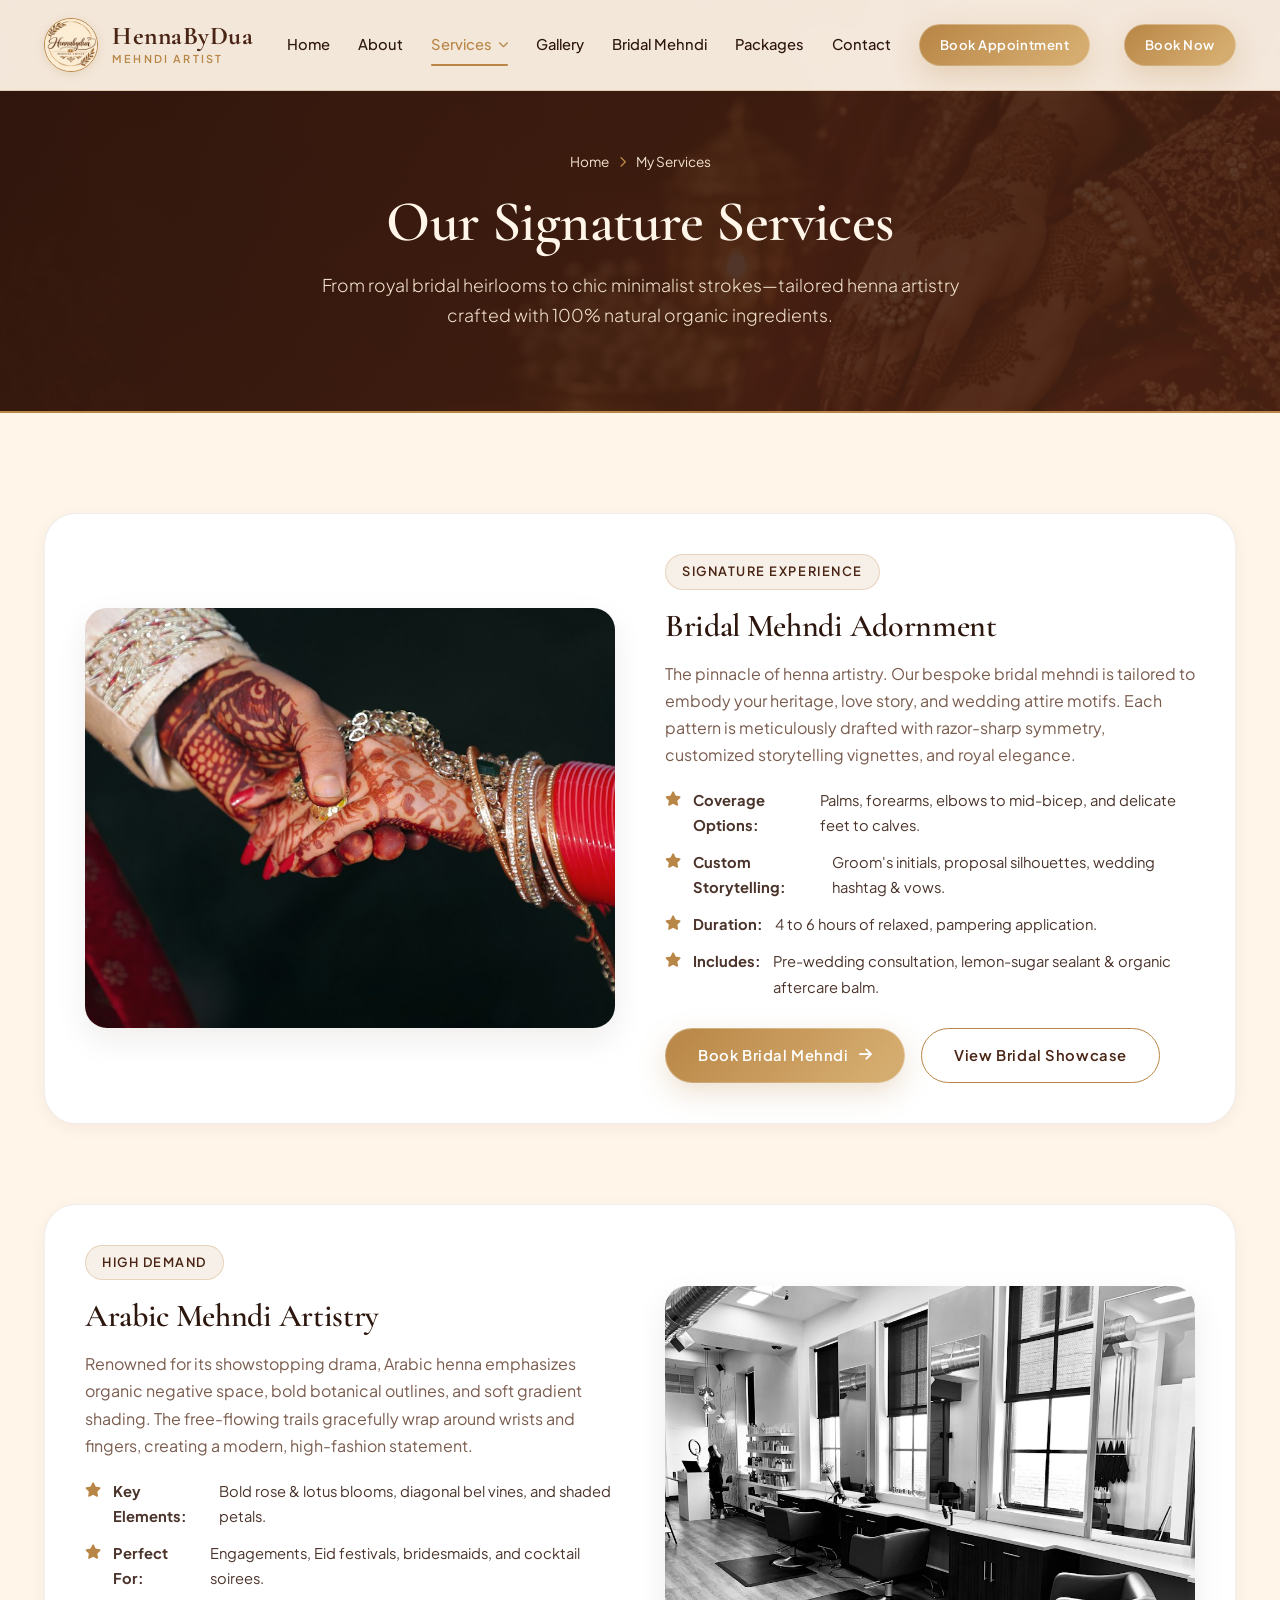
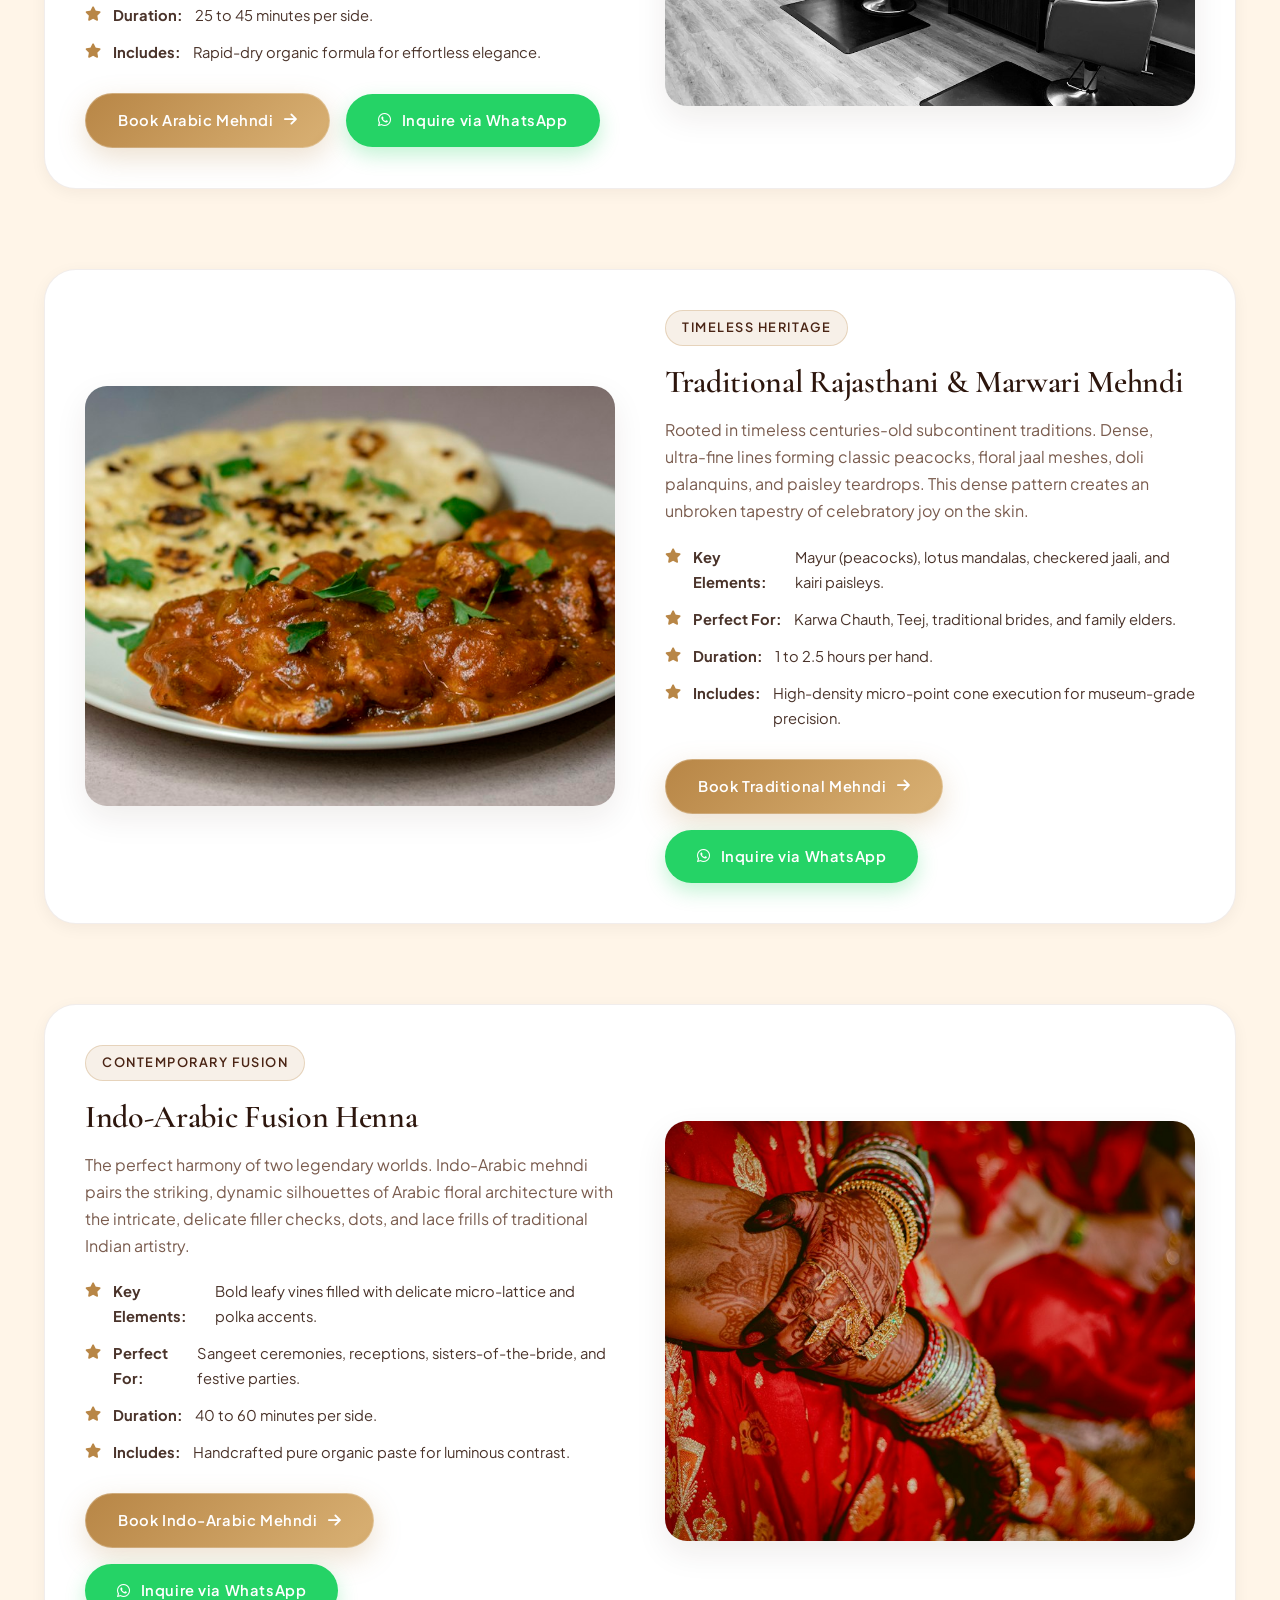
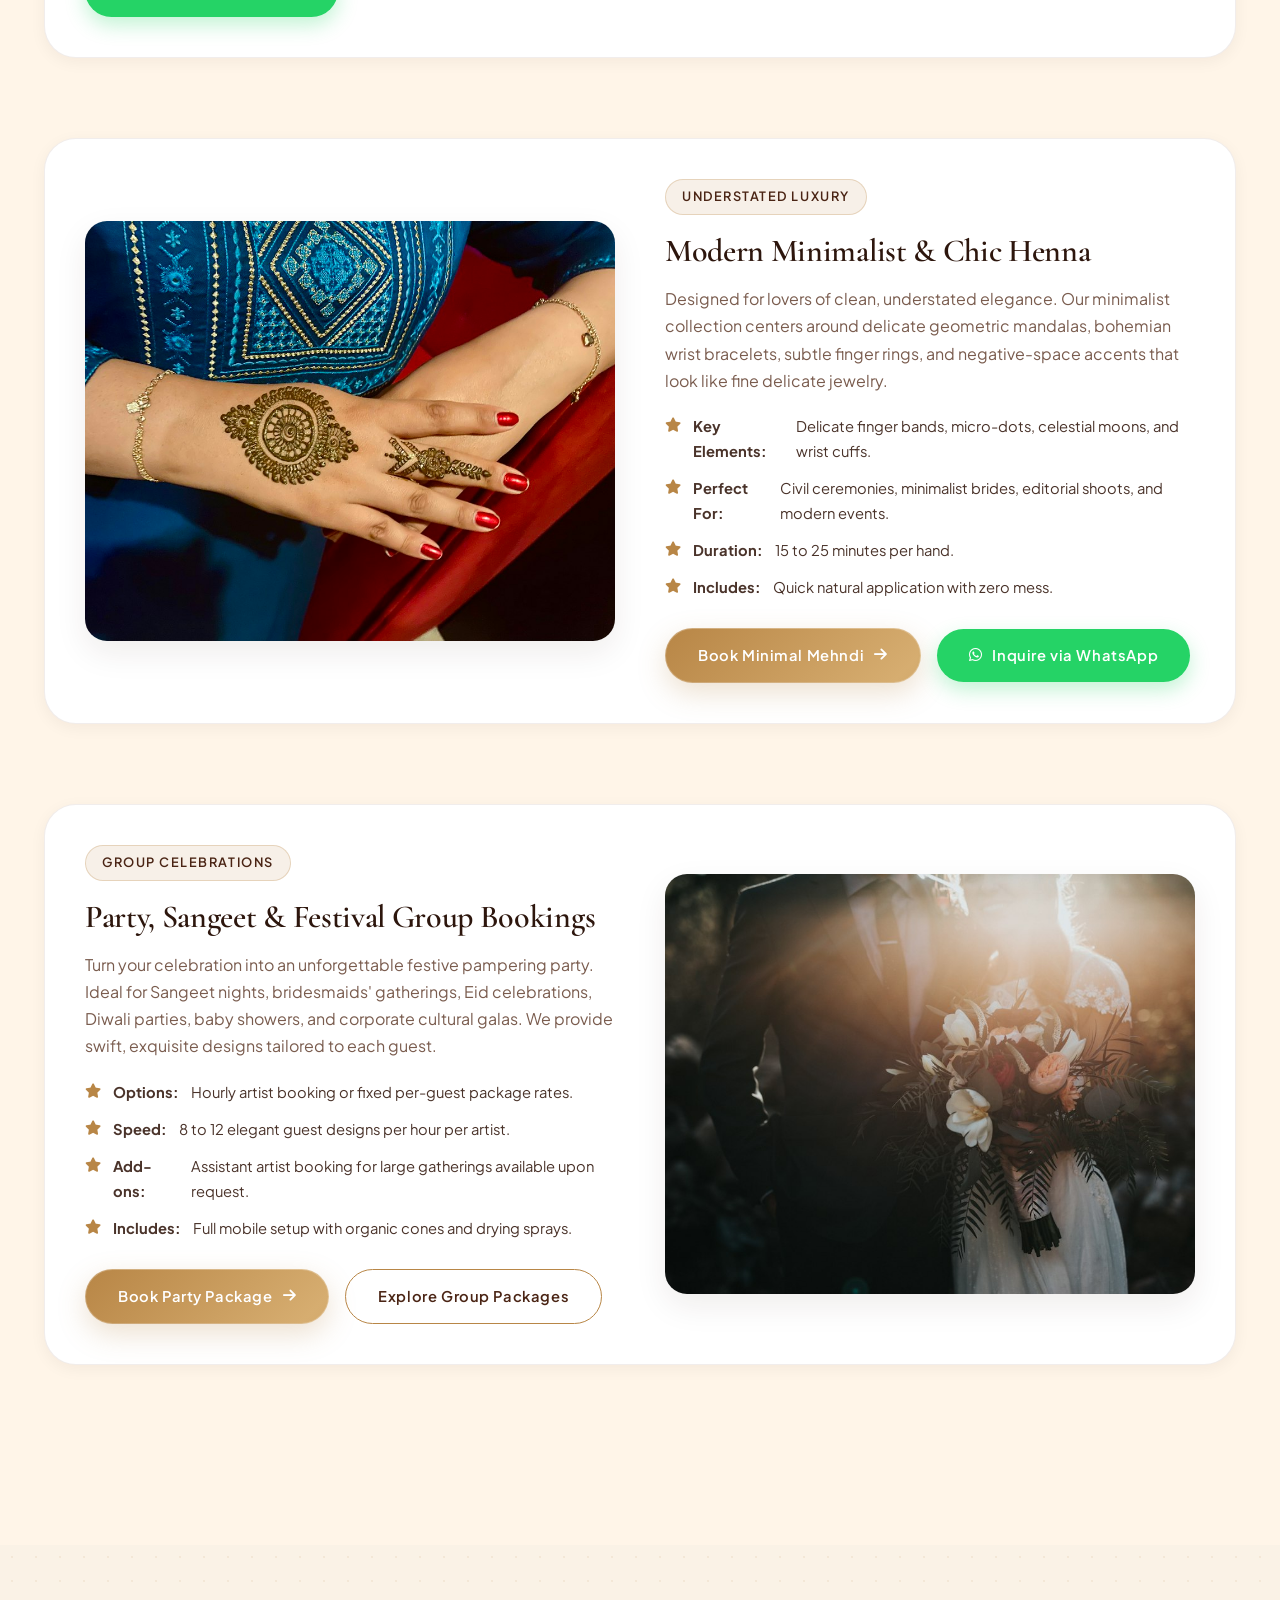
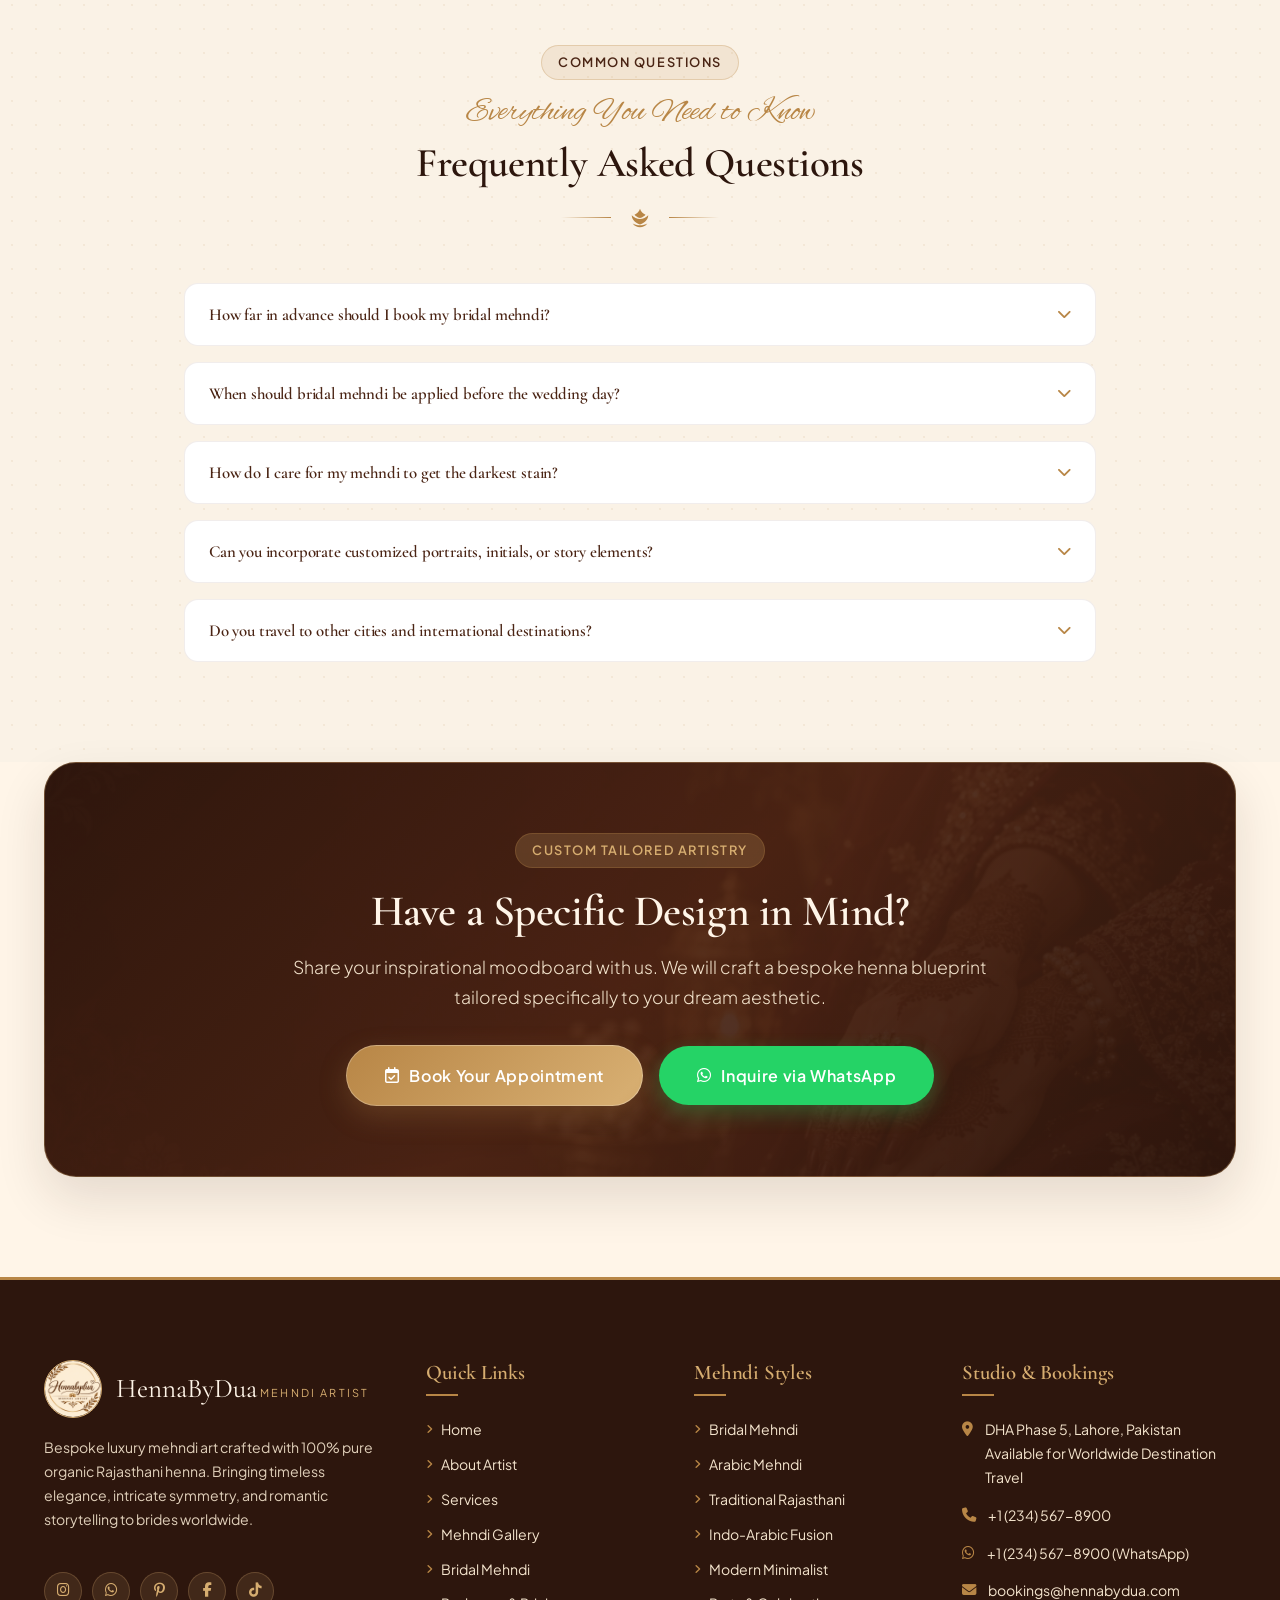
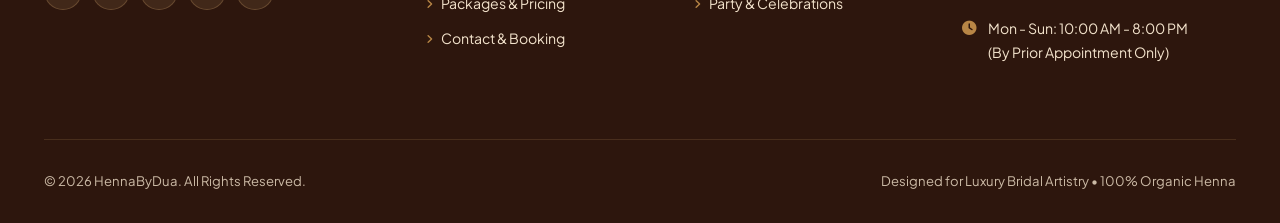
<file: services.html>
<!DOCTYPE html>
<html lang="en">
<head>
  <meta charset="UTF-8">
  <meta name="viewport" content="width=device-width, initial-scale=1.0">
  <meta name="description" content="Explore HennaByDua Services - Bridal Mehndi, Arabic Mehndi, Traditional Indian, Indo-Arabic, Minimalist Henna, and Festive Group Packages.">
  <title>My Services | HennaByDua Luxury Mehndi Artist</title>

  <!-- Google Fonts -->
  <link rel="preconnect" href="https://fonts.googleapis.com">
  <link rel="preconnect" href="https://fonts.gstatic.com" crossorigin>
  <link href="https://fonts.googleapis.com/css2?family=Alex+Brush&family=Cormorant+Garamond:ital,wght@0,400;0,500;0,600;0,700;1,400;1,600&family=Plus+Jakarta+Sans:wght@300;400;500;600;700&display=swap" rel="stylesheet">

  <!-- Font Awesome Icons -->
  <link rel="stylesheet" href="https://cdnjs.cloudflare.com/ajax/libs/font-awesome/6.5.1/css/all.min.css">

  <!-- Stylesheets -->
  <link rel="stylesheet" href="css/style.css">
  <link rel="stylesheet" href="css/responsive.css">
  <link rel="icon" type="image/png" href="images/logo.png">
</head>
<body>

  <!-- ==========================================================================
       TOP NAVIGATION
       ========================================================================== -->
  <header class="site-header">
    <div class="container nav-wrapper">
      <a href="index.html" class="brand-link" aria-label="HennaByDua Home">
        <img src="images/logo.png" alt="HennaByDua Logo" class="brand-logo-img">
        <div class="brand-text">
          <span class="brand-title">HennaByDua</span>
          <span class="brand-subtitle">Mehndi Artist</span>
        </div>
      </a>

      <nav class="nav-menu" id="primaryNav" aria-label="Main Navigation">
        <div class="nav-item">
          <a href="index.html" class="nav-link">Home</a>
        </div>
        <div class="nav-item">
          <a href="about.html" class="nav-link">About</a>
        </div>
        <div class="nav-item">
          <a href="services.html" class="nav-link dropdown-trigger active" aria-haspopup="true">
            Services <i class="fa-solid fa-chevron-down dropdown-arrow"></i>
          </a>
          <div class="dropdown-menu">
            <a href="services.html#bridal" class="dropdown-link active"><i class="fa-solid fa-crown"></i> Bridal Mehndi</a>
            <a href="services.html#arabic" class="dropdown-link"><i class="fa-solid fa-feather-pointed"></i> Arabic Mehndi</a>
            <a href="services.html#traditional" class="dropdown-link"><i class="fa-solid fa-gem"></i> Traditional Mehndi</a>
            <a href="services.html#indo-arabic" class="dropdown-link"><i class="fa-solid fa-wand-magic-sparkles"></i> Indo-Arabic Mehndi</a>
            <a href="services.html#minimal" class="dropdown-link"><i class="fa-solid fa-circle-dot"></i> Minimal Mehndi</a>
            <a href="services.html#party" class="dropdown-link"><i class="fa-solid fa-champagne-glasses"></i> Party & Festival</a>
          </div>
        </div>
        <div class="nav-item">
          <a href="gallery.html" class="nav-link">Gallery</a>
        </div>
        <div class="nav-item">
          <a href="bridal.html" class="nav-link">Bridal Mehndi</a>
        </div>
        <div class="nav-item">
          <a href="packages.html" class="nav-link">Packages</a>
        </div>
        <div class="nav-item">
          <a href="contact.html" class="nav-link">Contact</a>
        </div>

        <div class="mobile-drawer-cta">
          <a href="contact.html" class="btn btn-primary btn-sm">Book Appointment</a>
        </div>
      </nav>

      <div class="nav-actions">
        <a href="contact.html" class="btn btn-primary btn-sm">Book Now</a>
        <button class="mobile-toggle" aria-label="Toggle Navigation Menu">
          <span></span>
          <span></span>
          <span></span>
        </button>
      </div>
    </div>
  </header>

  <div class="mobile-overlay" aria-hidden="true"></div>

  <!-- ==========================================================================
       PAGE HERO
       ========================================================================== -->
  <section class="page-hero">
    <div class="container">
      <div class="breadcrumb-list">
        <a href="index.html">Home</a>
        <span class="breadcrumb-separator"><i class="fa-solid fa-chevron-right"></i></span>
        <span>My Services</span>
      </div>
      <h1 class="page-hero-title">Our Signature Services</h1>
      <p class="page-hero-description">
        From royal bridal heirlooms to chic minimalist strokes—tailored henna artistry crafted with 100% natural organic ingredients.
      </p>
    </div>
  </section>

  <!-- ==========================================================================
       SERVICES DEEP DIVE SECTION
       ========================================================================== -->
  <section class="section">
    <div class="container">

      <!-- 1. Bridal Mehndi -->
      <div class="service-detail-row animate-on-scroll" id="bridal">
        <div class="service-detail-image">
          <img src="images/services/bridal-mehndi.jpg" alt="Royal Bridal Mehndi Art by HennaByDua">
        </div>
        <div class="service-detail-content">
          <div class="gold-badge">Signature Experience</div>
          <h3>Bridal Mehndi Adornment</h3>
          <p>
            The pinnacle of henna artistry. Our bespoke bridal mehndi is tailored to embody your heritage, love story, and wedding attire motifs. Each pattern is meticulously drafted with razor-sharp symmetry, customized storytelling vignettes, and royal elegance.
          </p>
          <ul class="service-specs-list">
            <li><i class="fa-solid fa-star"></i> <strong>Coverage Options:</strong> Palms, forearms, elbows to mid-bicep, and delicate feet to calves.</li>
            <li><i class="fa-solid fa-star"></i> <strong>Custom Storytelling:</strong> Groom's initials, proposal silhouettes, wedding hashtag & vows.</li>
            <li><i class="fa-solid fa-star"></i> <strong>Duration:</strong> 4 to 6 hours of relaxed, pampering application.</li>
            <li><i class="fa-solid fa-star"></i> <strong>Includes:</strong> Pre-wedding consultation, lemon-sugar sealant & organic aftercare balm.</li>
          </ul>
          <div class="btn-group">
            <a href="contact.html?service=bridal" class="btn btn-primary">
              <span>Book Bridal Mehndi</span>
              <i class="fa-solid fa-arrow-right"></i>
            </a>
            <a href="bridal.html" class="btn btn-outline">
              <span>View Bridal Showcase</span>
            </a>
          </div>
        </div>
      </div>

      <!-- 2. Arabic Mehndi -->
      <div class="service-detail-row animate-on-scroll" id="arabic">
        <div class="service-detail-image">
          <img src="images/services/arabic-mehndi.jpg" alt="Bold Shaded Arabic Mehndi Design">
        </div>
        <div class="service-detail-content">
          <div class="gold-badge">High Demand</div>
          <h3>Arabic Mehndi Artistry</h3>
          <p>
            Renowned for its showstopping drama, Arabic henna emphasizes organic negative space, bold botanical outlines, and soft gradient shading. The free-flowing trails gracefully wrap around wrists and fingers, creating a modern, high-fashion statement.
          </p>
          <ul class="service-specs-list">
            <li><i class="fa-solid fa-star"></i> <strong>Key Elements:</strong> Bold rose & lotus blooms, diagonal bel vines, and shaded petals.</li>
            <li><i class="fa-solid fa-star"></i> <strong>Perfect For:</strong> Engagements, Eid festivals, bridesmaids, and cocktail soirees.</li>
            <li><i class="fa-solid fa-star"></i> <strong>Duration:</strong> 25 to 45 minutes per side.</li>
            <li><i class="fa-solid fa-star"></i> <strong>Includes:</strong> Rapid-dry organic formula for effortless elegance.</li>
          </ul>
          <div class="btn-group">
            <a href="contact.html?service=arabic" class="btn btn-primary">
              <span>Book Arabic Mehndi</span>
              <i class="fa-solid fa-arrow-right"></i>
            </a>
            <a href="#" class="btn btn-whatsapp btn-whatsapp-trigger">
              <i class="fa-brands fa-whatsapp"></i>
              <span>Inquire via WhatsApp</span>
            </a>
          </div>
        </div>
      </div>

      <!-- 3. Traditional Mehndi -->
      <div class="service-detail-row animate-on-scroll" id="traditional">
        <div class="service-detail-image">
          <img src="images/services/traditional-mehndi.jpg" alt="Traditional Rajasthani Henna Pattern">
        </div>
        <div class="service-detail-content">
          <div class="gold-badge">Timeless Heritage</div>
          <h3>Traditional Rajasthani & Marwari Mehndi</h3>
          <p>
            Rooted in timeless centuries-old subcontinent traditions. Dense, ultra-fine lines forming classic peacocks, floral jaal meshes, doli palanquins, and paisley teardrops. This dense pattern creates an unbroken tapestry of celebratory joy on the skin.
          </p>
          <ul class="service-specs-list">
            <li><i class="fa-solid fa-star"></i> <strong>Key Elements:</strong> Mayur (peacocks), lotus mandalas, checkered jaali, and kairi paisleys.</li>
            <li><i class="fa-solid fa-star"></i> <strong>Perfect For:</strong> Karwa Chauth, Teej, traditional brides, and family elders.</li>
            <li><i class="fa-solid fa-star"></i> <strong>Duration:</strong> 1 to 2.5 hours per hand.</li>
            <li><i class="fa-solid fa-star"></i> <strong>Includes:</strong> High-density micro-point cone execution for museum-grade precision.</li>
          </ul>
          <div class="btn-group">
            <a href="contact.html?service=traditional" class="btn btn-primary">
              <span>Book Traditional Mehndi</span>
              <i class="fa-solid fa-arrow-right"></i>
            </a>
            <a href="#" class="btn btn-whatsapp btn-whatsapp-trigger">
              <i class="fa-brands fa-whatsapp"></i>
              <span>Inquire via WhatsApp</span>
            </a>
          </div>
        </div>
      </div>

      <!-- 4. Indo-Arabic Mehndi -->
      <div class="service-detail-row animate-on-scroll" id="indo-arabic">
        <div class="service-detail-image">
          <img src="images/services/indo-arabic.jpg" alt="Indo-Arabic Fusion Henna Design">
        </div>
        <div class="service-detail-content">
          <div class="gold-badge">Contemporary Fusion</div>
          <h3>Indo-Arabic Fusion Henna</h3>
          <p>
            The perfect harmony of two legendary worlds. Indo-Arabic mehndi pairs the striking, dynamic silhouettes of Arabic floral architecture with the intricate, delicate filler checks, dots, and lace frills of traditional Indian artistry.
          </p>
          <ul class="service-specs-list">
            <li><i class="fa-solid fa-star"></i> <strong>Key Elements:</strong> Bold leafy vines filled with delicate micro-lattice and polka accents.</li>
            <li><i class="fa-solid fa-star"></i> <strong>Perfect For:</strong> Sangeet ceremonies, receptions, sisters-of-the-bride, and festive parties.</li>
            <li><i class="fa-solid fa-star"></i> <strong>Duration:</strong> 40 to 60 minutes per side.</li>
            <li><i class="fa-solid fa-star"></i> <strong>Includes:</strong> Handcrafted pure organic paste for luminous contrast.</li>
          </ul>
          <div class="btn-group">
            <a href="contact.html?service=indo-arabic" class="btn btn-primary">
              <span>Book Indo-Arabic Mehndi</span>
              <i class="fa-solid fa-arrow-right"></i>
            </a>
            <a href="#" class="btn btn-whatsapp btn-whatsapp-trigger">
              <i class="fa-brands fa-whatsapp"></i>
              <span>Inquire via WhatsApp</span>
            </a>
          </div>
        </div>
      </div>

      <!-- 5. Minimal Mehndi -->
      <div class="service-detail-row animate-on-scroll" id="minimal">
        <div class="service-detail-image">
          <img src="images/services/minimal-mehndi.jpg" alt="Minimalist Finger and Mandala Henna">
        </div>
        <div class="service-detail-content">
          <div class="gold-badge">Understated Luxury</div>
          <h3>Modern Minimalist & Chic Henna</h3>
          <p>
            Designed for lovers of clean, understated elegance. Our minimalist collection centers around delicate geometric mandalas, bohemian wrist bracelets, subtle finger rings, and negative-space accents that look like fine delicate jewelry.
          </p>
          <ul class="service-specs-list">
            <li><i class="fa-solid fa-star"></i> <strong>Key Elements:</strong> Delicate finger bands, micro-dots, celestial moons, and wrist cuffs.</li>
            <li><i class="fa-solid fa-star"></i> <strong>Perfect For:</strong> Civil ceremonies, minimalist brides, editorial shoots, and modern events.</li>
            <li><i class="fa-solid fa-star"></i> <strong>Duration:</strong> 15 to 25 minutes per hand.</li>
            <li><i class="fa-solid fa-star"></i> <strong>Includes:</strong> Quick natural application with zero mess.</li>
          </ul>
          <div class="btn-group">
            <a href="contact.html?service=minimal" class="btn btn-primary">
              <span>Book Minimal Mehndi</span>
              <i class="fa-solid fa-arrow-right"></i>
            </a>
            <a href="#" class="btn btn-whatsapp btn-whatsapp-trigger">
              <i class="fa-brands fa-whatsapp"></i>
              <span>Inquire via WhatsApp</span>
            </a>
          </div>
        </div>
      </div>

      <!-- 6. Party & Festival Mehndi -->
      <div class="service-detail-row animate-on-scroll" id="party">
        <div class="service-detail-image">
          <img src="images/services/party-mehndi.jpg" alt="Party and Sangeet Group Henna Celebration">
        </div>
        <div class="service-detail-content">
          <div class="gold-badge">Group Celebrations</div>
          <h3>Party, Sangeet & Festival Group Bookings</h3>
          <p>
            Turn your celebration into an unforgettable festive pampering party. Ideal for Sangeet nights, bridesmaids' gatherings, Eid celebrations, Diwali parties, baby showers, and corporate cultural galas. We provide swift, exquisite designs tailored to each guest.
          </p>
          <ul class="service-specs-list">
            <li><i class="fa-solid fa-star"></i> <strong>Options:</strong> Hourly artist booking or fixed per-guest package rates.</li>
            <li><i class="fa-solid fa-star"></i> <strong>Speed:</strong> 8 to 12 elegant guest designs per hour per artist.</li>
            <li><i class="fa-solid fa-star"></i> <strong>Add-ons:</strong> Assistant artist booking for large gatherings available upon request.</li>
            <li><i class="fa-solid fa-star"></i> <strong>Includes:</strong> Full mobile setup with organic cones and drying sprays.</li>
          </ul>
          <div class="btn-group">
            <a href="contact.html?service=party" class="btn btn-primary">
              <span>Book Party Package</span>
              <i class="fa-solid fa-arrow-right"></i>
            </a>
            <a href="packages.html" class="btn btn-outline">
              <span>Explore Group Packages</span>
            </a>
          </div>
        </div>
      </div>

    </div>
  </section>

  <!-- ==========================================================================
       FREQUENTLY ASKED QUESTIONS (FAQ) SECTION
       ========================================================================== -->
  <section class="section section-bg-beige pattern-overlay" id="faq">
    <div class="container container-narrow">
      <div class="section-header text-center animate-on-scroll">
        <div class="gold-badge">Common Questions</div>
        <span class="script-subheading">Everything You Need to Know</span>
        <h2 class="section-title">Frequently Asked Questions</h2>

        <div class="gold-divider">
          <span class="divider-icon">
            <svg viewBox="0 0 24 24" width="26" height="22" fill="currentColor">
              <path d="M12 2C12.8 5.2 15.6 7.6 18 8.4C16.8 9.8 15.1 11.2 12 12C8.9 11.2 7.2 9.8 6 8.4C8.4 7.6 11.2 5.2 12 2ZM12 13C15.5 13 18.5 11.5 21 9C21 13 18 17 12 19C6 17 3 13 3 9C5.5 11.5 8.5 13 12 13ZM12 20C15 20 18 19 20 18C18 21 15 22 12 22C9 22 6 21 4 18C6 19 9 20 12 20Z"/>
            </svg>
          </span>
        </div>
      </div>

      <div class="faq-accordion animate-on-scroll">
        <div class="faq-item">
          <div class="faq-header">
            <h5>How far in advance should I book my bridal mehndi?</h5>
            <i class="fa-solid fa-chevron-down faq-toggle-icon"></i>
          </div>
          <div class="faq-content">
            <p>
              We recommend reserving your bridal slot 3 to 6 months in advance, especially during the peak wedding season (October to March). A small date reservation deposit secures your booking.
            </p>
          </div>
        </div>

        <div class="faq-item">
          <div class="faq-header">
            <h5>When should bridal mehndi be applied before the wedding day?</h5>
            <i class="fa-solid fa-chevron-down faq-toggle-icon"></i>
          </div>
          <div class="faq-content">
            <p>
              Natural henna takes 24 to 48 hours to fully oxidize into its deepest, richest mahogany-maroon stain. Therefore, we always recommend scheduling your bridal mehndi appointment 2 days before your main wedding ceremony.
            </p>
          </div>
        </div>

        <div class="faq-item">
          <div class="faq-header">
            <h5>How do I care for my mehndi to get the darkest stain?</h5>
            <i class="fa-solid fa-chevron-down faq-toggle-icon"></i>
          </div>
          <div class="faq-content">
            <p>
              Keep the dried paste on your skin for 6 to 8 hours (or overnight). Avoid water contact for the first 24 hours. Scrape off the paste gently using coconut oil or mustard oil rather than washing with water, and apply our complimentary organic aftercare balm.
            </p>
          </div>
        </div>

        <div class="faq-item">
          <div class="faq-header">
            <h5>Can you incorporate customized portraits, initials, or story elements?</h5>
            <i class="fa-solid fa-chevron-down faq-toggle-icon"></i>
          </div>
          <div class="faq-content">
            <p>
              Absolutely! Customized storytelling is Dua's signature forte. You can send us your groom's name, wedding hashtag, love story landmarks, skylines, or proposal motifs during your consultation.
            </p>
          </div>
        </div>

        <div class="faq-item">
          <div class="faq-header">
            <h5>Do you travel to other cities and international destinations?</h5>
            <i class="fa-solid fa-chevron-down faq-toggle-icon"></i>
          </div>
          <div class="faq-content">
            <p>
              Yes, Dua regularly travels across Pakistan and internationally for destination weddings in Dubai, Turkey, the UK, Europe, and North America. Travel and lodging arrangements are discussed during the consultation.
            </p>
          </div>
        </div>
      </div>
    </div>
  </section>

  <!-- ==========================================================================
       BOOKING CTA BANNER
       ========================================================================== -->
  <section class="section" style="padding-top: 0;">
    <div class="container">
      <div class="booking-banner animate-on-scroll">
        <div class="booking-banner-content">
          <div class="gold-badge" style="background: rgba(214, 173, 112, 0.2); color: var(--color-light-gold);">
            Custom Tailored Artistry
          </div>
          <h2 style="color: var(--color-cream);">Have a Specific Design in Mind?</h2>
          <p>
            Share your inspirational moodboard with us. We will craft a bespoke henna blueprint tailored specifically to your dream aesthetic.
          </p>
          <div class="btn-group" style="justify-content: center;">
            <a href="contact.html" class="btn btn-primary btn-lg">
              <i class="fa-regular fa-calendar-check"></i>
              <span>Book Your Appointment</span>
            </a>
            <a href="#" class="btn btn-whatsapp btn-lg btn-whatsapp-trigger">
              <i class="fa-brands fa-whatsapp"></i>
              <span>Inquire via WhatsApp</span>
            </a>
          </div>
        </div>
      </div>
    </div>
  </section>

  <!-- ==========================================================================
       FOOTER
       ========================================================================== -->
  <footer class="site-footer">
    <div class="container">
      <div class="footer-top">
        <div class="footer-brand">
          <div class="footer-logo-row">
            <img src="images/logo.png" alt="HennaByDua Logo" class="footer-logo-img">
            <div>
              <span class="footer-brand-title">HennaByDua</span>
              <span class="footer-brand-tagline">Mehndi Artist</span>
            </div>
          </div>
          <p class="footer-desc">
            Bespoke luxury mehndi art crafted with 100% pure organic Rajasthani henna. Bringing timeless elegance, intricate symmetry, and romantic storytelling to brides worldwide.
          </p>
          <div class="footer-social-icons">
            <a href="#" class="footer-social-btn" aria-label="Instagram"><i class="fa-brands fa-instagram"></i></a>
            <a href="#" class="footer-social-btn btn-whatsapp-trigger" aria-label="WhatsApp"><i class="fa-brands fa-whatsapp"></i></a>
            <a href="#" class="footer-social-btn" aria-label="Pinterest"><i class="fa-brands fa-pinterest-p"></i></a>
            <a href="#" class="footer-social-btn" aria-label="Facebook"><i class="fa-brands fa-facebook-f"></i></a>
            <a href="#" class="footer-social-btn" aria-label="TikTok"><i class="fa-brands fa-tiktok"></i></a>
          </div>
        </div>

        <div>
          <h4 class="footer-heading">Quick Links</h4>
          <ul class="footer-links">
            <li><a href="index.html"><i class="fa-solid fa-angle-right"></i> Home</a></li>
            <li><a href="about.html"><i class="fa-solid fa-angle-right"></i> About Artist</a></li>
            <li><a href="services.html"><i class="fa-solid fa-angle-right"></i> Services</a></li>
            <li><a href="gallery.html"><i class="fa-solid fa-angle-right"></i> Mehndi Gallery</a></li>
            <li><a href="bridal.html"><i class="fa-solid fa-angle-right"></i> Bridal Mehndi</a></li>
            <li><a href="packages.html"><i class="fa-solid fa-angle-right"></i> Packages & Pricing</a></li>
            <li><a href="contact.html"><i class="fa-solid fa-angle-right"></i> Contact & Booking</a></li>
          </ul>
        </div>

        <div>
          <h4 class="footer-heading">Mehndi Styles</h4>
          <ul class="footer-links">
            <li><a href="services.html#bridal"><i class="fa-solid fa-angle-right"></i> Bridal Mehndi</a></li>
            <li><a href="services.html#arabic"><i class="fa-solid fa-angle-right"></i> Arabic Mehndi</a></li>
            <li><a href="services.html#traditional"><i class="fa-solid fa-angle-right"></i> Traditional Rajasthani</a></li>
            <li><a href="services.html#indo-arabic"><i class="fa-solid fa-angle-right"></i> Indo-Arabic Fusion</a></li>
            <li><a href="services.html#minimal"><i class="fa-solid fa-angle-right"></i> Modern Minimalist</a></li>
            <li><a href="services.html#party"><i class="fa-solid fa-angle-right"></i> Party & Celebrations</a></li>
          </ul>
        </div>

        <div>
          <h4 class="footer-heading">Studio & Bookings</h4>
          <div class="footer-contact-item">
            <i class="fa-solid fa-location-dot"></i>
            <span>DHA Phase 5, Lahore, Pakistan<br>Available for Worldwide Destination Travel</span>
          </div>
          <div class="footer-contact-item">
            <i class="fa-solid fa-phone"></i>
            <span>+1 (234) 567-8900</span>
          </div>
          <div class="footer-contact-item">
            <i class="fa-brands fa-whatsapp"></i>
            <span>+1 (234) 567-8900 (WhatsApp)</span>
          </div>
          <div class="footer-contact-item">
            <i class="fa-solid fa-envelope"></i>
            <span>bookings@hennabydua.com</span>
          </div>
          <div class="footer-contact-item">
            <i class="fa-solid fa-clock"></i>
            <span>Mon - Sun: 10:00 AM - 8:00 PM<br>(By Prior Appointment Only)</span>
          </div>
        </div>
      </div>

      <div class="footer-bottom">
        <div>
          © 2026 HennaByDua. All Rights Reserved.
        </div>
        <div>
          Designed for Luxury Bridal Artistry • 100% Organic Henna
        </div>
      </div>
    </div>
  </footer>

  <button class="back-to-top" aria-label="Back to top of page">
    <i class="fa-solid fa-arrow-up"></i>
  </button>

  <script src="js/script.js"></script>
</body>
</html>
</file>
<file: css/style.css>
/* ==========================================================================
   HennaByDua - Luxury & Elegant Mehndi Artist Website
   Main Stylesheet (style.css)
   Palette:
     Cream / Ivory:     #FFF5E8
     Soft Beige:        #F3E3CC
     Chocolate Brown:   #4A2414
     Dark Brown:        #2D160D
     Antique Gold:      #B88646
     Light Gold:        #D6AD70
     White:             #FFFFFF
   ========================================================================== */

@import url('https://fonts.googleapis.com/css2?family=Alex+Brush&family=Cormorant+Garamond:ital,wght@0,400;0,500;0,600;0,700;1,400;1,600&family=Plus+Jakarta+Sans:wght@300;400;500;600;700&display=swap');

/* --- CSS VARIABLES --- */
:root {
  --color-cream: #FFF5E8;
  --color-cream-soft: #FCF8F2;
  --color-beige: #F3E3CC;
  --color-beige-light: #FAF2E6;
  --color-chocolate: #4A2414;
  --color-chocolate-light: #683823;
  --color-dark-brown: #2D160D;
  --color-antique-gold: #B88646;
  --color-light-gold: #D6AD70;
  --color-gold-pale: #F8F2E7;
  --color-gold-glow: rgba(184, 134, 70, 0.18);
  --color-white: #FFFFFF;
  --color-text-dark: #2D160D;
  --color-text-body: #4A332A;
  --color-text-muted: #7A5C4E;
  --color-border: rgba(184, 134, 70, 0.28);
  --color-border-light: rgba(74, 36, 20, 0.08);

  --font-heading: 'Cormorant Garamond', Georgia, serif;
  --font-body: 'Plus Jakarta Sans', -apple-system, BlinkMacSystemFont, 'Segoe UI', Roboto, sans-serif;
  --font-script: 'Alex Brush', cursive;

  --shadow-sm: 0 4px 16px rgba(45, 22, 13, 0.05);
  --shadow-md: 0 12px 32px rgba(45, 22, 13, 0.08);
  --shadow-lg: 0 22px 50px rgba(45, 22, 13, 0.12);
  --shadow-gold: 0 10px 28px rgba(184, 134, 70, 0.25);
  --shadow-gold-hover: 0 15px 35px rgba(184, 134, 70, 0.35);

  --radius-sm: 8px;
  --radius-md: 14px;
  --radius-lg: 22px;
  --radius-xl: 32px;
  --radius-full: 9999px;

  --transition-fast: 0.25s ease;
  --transition: all 0.35s cubic-bezier(0.25, 1, 0.5, 1);
  --transition-slow: 0.6s cubic-bezier(0.16, 1, 0.3, 1);
}

/* --- RESET & GLOBAL STYLES --- */
*, *::before, *::after {
  box-sizing: border-box;
  margin: 0;
  padding: 0;
}

html {
  font-size: 16px;
  scroll-behavior: smooth;
  scroll-padding-top: 90px;
}

body {
  font-family: var(--font-body);
  font-weight: 400;
  color: var(--color-text-body);
  background-color: var(--color-cream);
  line-height: 1.7;
  overflow-x: hidden;
  -webkit-font-smoothing: antialiased;
  -moz-osx-font-smoothing: grayscale;
}

img {
  max-width: 100%;
  height: auto;
  display: block;
}

a {
  color: inherit;
  text-decoration: none;
  transition: var(--transition);
}

ul, ol {
  list-style: none;
}

button, input, select, textarea {
  font-family: inherit;
  font-size: inherit;
  color: inherit;
  border: none;
  outline: none;
  background: none;
}

button {
  cursor: pointer;
}

/* --- LUXURY CONTAINER & LAYOUT --- */
.container {
  width: 100%;
  max-width: 1240px;
  margin-left: auto;
  margin-right: auto;
  padding-left: 24px;
  padding-right: 24px;
}

.container-narrow {
  max-width: 960px;
}

.container-fluid {
  max-width: 1400px;
}

.section {
  padding: 100px 0;
  position: relative;
}

.section-sm {
  padding: 60px 0;
}

.section-bg-beige {
  background-color: var(--color-beige-light);
}

.section-bg-white {
  background-color: var(--color-white);
}

.section-bg-dark {
  background-color: var(--color-dark-brown);
  color: var(--color-cream);
}

.section-bg-chocolate {
  background-color: var(--color-chocolate);
  color: var(--color-cream);
}

/* Subtle background pattern of delicate mehndi florals */
.pattern-overlay {
  position: relative;
}
.pattern-overlay::before {
  content: '';
  position: absolute;
  inset: 0;
  background-image: radial-gradient(var(--color-border) 0.75px, transparent 0.75px);
  background-size: 24px 24px;
  opacity: 0.35;
  pointer-events: none;
}

/* --- TYPOGRAPHY --- */
h1, h2, h3, h4, h5, h6 {
  font-family: var(--font-heading);
  color: var(--color-text-dark);
  font-weight: 600;
  line-height: 1.25;
  letter-spacing: -0.01em;
}

.section-bg-dark h1,
.section-bg-dark h2,
.section-bg-dark h3,
.section-bg-dark h4,
.section-bg-chocolate h1,
.section-bg-chocolate h2,
.section-bg-chocolate h3,
.section-bg-chocolate h4 {
  color: var(--color-cream);
}

h1 { font-size: clamp(2.4rem, 4.5vw, 4rem); }
h2 { font-size: clamp(2rem, 3.2vw, 2.9rem); }
h3 { font-size: clamp(1.4rem, 2.2vw, 1.9rem); }
h4 { font-size: 1.25rem; }

p {
  margin-bottom: 1rem;
}
p:last-child {
  margin-bottom: 0;
}

.lead {
  font-size: 1.15rem;
  font-weight: 300;
  color: var(--color-text-muted);
  line-height: 1.8;
}

.section-bg-dark .lead,
.section-bg-chocolate .lead {
  color: var(--color-beige);
}

.script-subheading {
  font-family: var(--font-script);
  font-size: clamp(1.8rem, 2.6vw, 2.4rem);
  color: var(--color-antique-gold);
  line-height: 1;
  display: block;
  margin-bottom: 8px;
}

.gold-text {
  color: var(--color-antique-gold);
}

.text-center {
  text-align: center;
}

/* --- LUXURY SECTION HEADERS & ORNAMENTS --- */
.section-header {
  margin-bottom: 54px;
}

.section-header.text-center {
  max-width: 720px;
  margin-left: auto;
  margin-right: auto;
}

.section-title {
  margin-bottom: 12px;
}

/* Gold Lotus / Henna Motif Divider */
.gold-divider {
  display: flex;
  align-items: center;
  justify-content: center;
  gap: 16px;
  margin: 18px auto 20px;
}

.gold-divider.align-left {
  justify-content: flex-start;
  margin-left: 0;
}

.gold-divider::before,
.gold-divider::after {
  content: '';
  height: 1px;
  width: 50px;
  background: linear-gradient(90deg, transparent, var(--color-antique-gold));
}

.gold-divider::after {
  background: linear-gradient(90deg, var(--color-antique-gold), transparent);
}

.gold-divider .divider-icon {
  display: inline-flex;
  align-items: center;
  justify-content: center;
  color: var(--color-antique-gold);
  font-size: 1rem;
}

.gold-divider svg {
  width: 26px;
  height: 22px;
  fill: var(--color-antique-gold);
}

/* Category Badge */
.gold-badge {
  display: inline-flex;
  align-items: center;
  gap: 8px;
  padding: 6px 16px;
  background: rgba(184, 134, 70, 0.12);
  color: var(--color-chocolate);
  border: 1px solid var(--color-border);
  border-radius: var(--radius-full);
  font-size: 0.8rem;
  font-weight: 600;
  text-transform: uppercase;
  letter-spacing: 0.12em;
  margin-bottom: 16px;
}

.section-bg-dark .gold-badge,
.section-bg-chocolate .gold-badge {
  background: rgba(214, 173, 112, 0.16);
  color: var(--color-light-gold);
  border-color: rgba(214, 173, 112, 0.3);
}

/* --- LUXURY BUTTONS --- */
.btn {
  display: inline-flex;
  align-items: center;
  justify-content: center;
  gap: 10px;
  padding: 14px 32px;
  font-weight: 600;
  font-size: 0.92rem;
  letter-spacing: 0.04em;
  border-radius: var(--radius-full);
  transition: var(--transition);
  position: relative;
  overflow: hidden;
  text-decoration: none;
}

.btn-primary {
  background: linear-gradient(135deg, #B88646 0%, #D6AD70 50%, #B88646 100%);
  background-size: 200% auto;
  color: var(--color-white);
  box-shadow: var(--shadow-gold);
  border: 1px solid rgba(255, 255, 255, 0.25);
}

.btn-primary:hover {
  background-position: right center;
  box-shadow: var(--shadow-gold-hover);
  transform: translateY(-2px);
  color: var(--color-white);
}

.btn-secondary {
  background: var(--color-chocolate);
  color: var(--color-cream);
  box-shadow: var(--shadow-sm);
  border: 1px solid var(--color-chocolate-light);
}

.btn-secondary:hover {
  background: var(--color-dark-brown);
  transform: translateY(-2px);
  box-shadow: var(--shadow-md);
  color: var(--color-white);
}

.btn-outline {
  background: transparent;
  color: var(--color-chocolate);
  border: 1.5px solid var(--color-antique-gold);
}

.btn-outline:hover {
  background: var(--color-antique-gold);
  color: var(--color-white);
  transform: translateY(-2px);
  box-shadow: var(--shadow-gold);
}

.btn-outline-white {
  background: transparent;
  color: var(--color-cream);
  border: 1.5px solid var(--color-light-gold);
}

.btn-outline-white:hover {
  background: var(--color-light-gold);
  color: var(--color-dark-brown);
  transform: translateY(-2px);
  box-shadow: 0 8px 24px rgba(214, 173, 112, 0.3);
}

.btn-whatsapp {
  background: #25D366;
  color: var(--color-white);
  box-shadow: 0 8px 20px rgba(37, 211, 102, 0.28);
}

.btn-whatsapp:hover {
  background: #1EBE5D;
  transform: translateY(-2px);
  box-shadow: 0 12px 28px rgba(37, 211, 102, 0.38);
  color: var(--color-white);
}

.btn-sm {
  padding: 9px 20px;
  font-size: 0.82rem;
}

.btn-lg {
  padding: 16px 38px;
  font-size: 1rem;
}

.btn-group {
  display: flex;
  flex-wrap: wrap;
  gap: 16px;
  align-items: center;
}

/* --- NAVIGATION / HEADER --- */
.site-header {
  position: fixed;
  top: 0;
  left: 0;
  width: 100%;
  z-index: 1000;
  transition: background-color 0.4s ease, box-shadow 0.4s ease, padding 0.4s ease;
  padding: 18px 0;
  background: rgba(255, 245, 232, 0.94);
  backdrop-filter: blur(12px);
  -webkit-backdrop-filter: blur(12px);
  border-bottom: 1px solid var(--color-border);
}

.site-header.scrolled {
  padding: 10px 0;
  background: rgba(255, 245, 232, 0.98);
  box-shadow: 0 6px 26px rgba(45, 22, 13, 0.08);
  border-bottom: 1px solid rgba(184, 134, 70, 0.35);
}

.nav-wrapper {
  display: flex;
  align-items: center;
  justify-content: space-between;
}

/* Brand Logo */
.brand-link {
  display: flex;
  align-items: center;
  gap: 14px;
}

.brand-logo-img {
  width: 54px;
  height: 54px;
  border-radius: var(--radius-full);
  border: 1.5px solid var(--color-antique-gold);
  box-shadow: 0 2px 10px rgba(184, 134, 70, 0.2);
  object-fit: cover;
  transition: var(--transition);
}

.brand-link:hover .brand-logo-img {
  transform: scale(1.04) rotate(2deg);
}

.brand-text {
  display: flex;
  flex-direction: column;
}

.brand-title {
  font-family: var(--font-heading);
  font-size: 1.6rem;
  font-weight: 700;
  color: var(--color-chocolate);
  line-height: 1.1;
  letter-spacing: 0.02em;
}

.brand-subtitle {
  font-size: 0.68rem;
  font-weight: 600;
  text-transform: uppercase;
  letter-spacing: 0.2em;
  color: var(--color-antique-gold);
}

/* Nav Menu */
.nav-menu {
  display: flex;
  align-items: center;
  gap: 28px;
}

.nav-item {
  position: relative;
}

.nav-link {
  font-size: 0.92rem;
  font-weight: 500;
  color: var(--color-text-dark);
  padding: 8px 0;
  display: flex;
  align-items: center;
  gap: 6px;
  position: relative;
}

.nav-link::after {
  content: '';
  position: absolute;
  bottom: 0;
  left: 0;
  width: 0;
  height: 2px;
  background: var(--color-antique-gold);
  transition: width 0.3s ease;
  border-radius: var(--radius-full);
}

.nav-link:hover,
.nav-link.active {
  color: var(--color-antique-gold);
}

.nav-link:hover::after,
.nav-link.active::after {
  width: 100%;
}

.nav-link .dropdown-arrow {
  font-size: 0.65rem;
  transition: transform 0.3s ease;
  color: var(--color-antique-gold);
}

.nav-item:hover .dropdown-arrow {
  transform: rotate(180deg);
}

/* Dropdown Menu */
.dropdown-menu {
  position: absolute;
  top: 100%;
  left: -20px;
  width: 250px;
  background: var(--color-white);
  border-radius: var(--radius-md);
  box-shadow: var(--shadow-lg);
  border: 1px solid var(--color-border);
  padding: 10px 0;
  opacity: 0;
  visibility: hidden;
  transform: translateY(12px);
  transition: var(--transition);
  pointer-events: none;
  z-index: 100;
}

.nav-item:hover .dropdown-menu,
.nav-item:focus-within .dropdown-menu {
  opacity: 1;
  visibility: visible;
  transform: translateY(0);
  pointer-events: auto;
}

.dropdown-link {
  display: flex;
  align-items: center;
  gap: 12px;
  padding: 10px 20px;
  font-size: 0.88rem;
  font-weight: 500;
  color: var(--color-text-dark);
  transition: var(--transition-fast);
}

.dropdown-link i {
  color: var(--color-antique-gold);
  font-size: 0.85rem;
  width: 16px;
  text-align: center;
}

.dropdown-link:hover {
  background: var(--color-gold-pale);
  color: var(--color-antique-gold);
  padding-left: 24px;
}

/* Header Actions */
.nav-actions {
  display: flex;
  align-items: center;
  gap: 16px;
}

/* Mobile Toggle Hamburger */
.mobile-toggle {
  display: none;
  flex-direction: column;
  justify-content: space-between;
  width: 32px;
  height: 22px;
  background: none;
  border: none;
  cursor: pointer;
  z-index: 1001;
}

.mobile-toggle span {
  width: 100%;
  height: 2px;
  background: var(--color-chocolate);
  border-radius: 2px;
  transition: var(--transition);
}

.mobile-toggle.active span:nth-child(1) {
  transform: translateY(10px) rotate(45deg);
}
.mobile-toggle.active span:nth-child(2) {
  opacity: 0;
}
.mobile-toggle.active span:nth-child(3) {
  transform: translateY(-10px) rotate(-45deg);
}

/* Mobile Drawer Overlay */
.mobile-overlay {
  position: fixed;
  inset: 0;
  background: rgba(45, 22, 13, 0.6);
  backdrop-filter: blur(4px);
  z-index: 998;
  opacity: 0;
  visibility: hidden;
  transition: var(--transition);
}

.mobile-overlay.active {
  opacity: 1;
  visibility: visible;
}

/* --- HERO SECTION --- */
.hero-section {
  position: relative;
  min-height: 100vh;
  display: flex;
  align-items: center;
  padding-top: 130px;
  padding-bottom: 80px;
  background-color: var(--color-dark-brown);
  background-image: linear-gradient(
    90deg,
    rgba(35, 16, 9, 0.88) 0%,
    rgba(38, 17, 10, 0.72) 48%,
    rgba(45, 22, 13, 0.25) 78%,
    rgba(45, 22, 13, 0.1) 100%
  ), url('../images/hero.jpg');
  background-size: cover;
  background-position: right center;
  background-attachment: fixed;
  color: var(--color-cream);
  overflow: hidden;
}

.hero-ornament-bg {
  position: absolute;
  width: 600px;
  height: 600px;
  border-radius: var(--radius-full);
  border: 1px dashed rgba(214, 173, 112, 0.2);
  top: 50%;
  right: -100px;
  transform: translateY(-50%);
  pointer-events: none;
  animation: rotateSlow 80s linear infinite;
}

@keyframes rotateSlow {
  from { transform: translateY(-50%) rotate(0deg); }
  to { transform: translateY(-50%) rotate(360deg); }
}

.hero-content {
  position: relative;
  z-index: 2;
  max-width: 780px;
}

.hero-badge {
  display: inline-flex;
  align-items: center;
  gap: 10px;
  padding: 8px 22px;
  background: rgba(214, 173, 112, 0.18);
  border: 1px solid rgba(214, 173, 112, 0.35);
  border-radius: var(--radius-full);
  color: var(--color-light-gold);
  font-size: 0.85rem;
  letter-spacing: 0.14em;
  text-transform: uppercase;
  margin-bottom: 24px;
  backdrop-filter: blur(8px);
}

.hero-badge i {
  color: var(--color-light-gold);
}

.hero-headline {
  font-size: clamp(2.8rem, 5.5vw, 4.6rem);
  font-weight: 700;
  color: var(--color-cream);
  line-height: 1.12;
  margin-bottom: 20px;
  text-shadow: 0 4px 20px rgba(0, 0, 0, 0.3);
}

.hero-headline span {
  color: var(--color-light-gold);
  font-style: italic;
  font-weight: 500;
}

.hero-subheading {
  font-size: clamp(1.1rem, 1.8vw, 1.3rem);
  color: var(--color-beige);
  line-height: 1.8;
  margin-bottom: 36px;
  max-width: 650px;
  font-weight: 300;
}

.hero-stats {
  display: flex;
  flex-wrap: wrap;
  gap: 36px;
  margin-top: 54px;
  padding-top: 36px;
  border-top: 1px solid rgba(214, 173, 112, 0.25);
}

.hero-stat-item {
  display: flex;
  flex-direction: column;
}

.hero-stat-number {
  font-family: var(--font-heading);
  font-size: 2.2rem;
  font-weight: 700;
  color: var(--color-light-gold);
  line-height: 1;
}

.hero-stat-label {
  font-size: 0.8rem;
  text-transform: uppercase;
  letter-spacing: 0.1em;
  color: var(--color-cream);
  opacity: 0.85;
  margin-top: 4px;
}

/* --- BREADCRUMB & INNER HERO --- */
.page-hero {
  padding-top: 150px;
  padding-bottom: 80px;
  background-color: var(--color-chocolate);
  background-image: linear-gradient(
    135deg,
    rgba(45, 22, 13, 0.92) 0%,
    rgba(74, 36, 20, 0.88) 100%
  ), url('../images/hero.jpg');
  background-size: cover;
  background-position: center;
  color: var(--color-cream);
  text-align: center;
  position: relative;
  border-bottom: 2px solid var(--color-antique-gold);
}

.breadcrumb-list {
  display: flex;
  align-items: center;
  justify-content: center;
  gap: 10px;
  font-size: 0.85rem;
  color: var(--color-beige);
  margin-bottom: 14px;
}

.breadcrumb-list a:hover {
  color: var(--color-light-gold);
}

.breadcrumb-separator {
  color: var(--color-antique-gold);
  font-size: 0.7rem;
}

.page-hero-title {
  color: var(--color-cream);
  font-size: clamp(2.4rem, 4.5vw, 3.8rem);
  margin-bottom: 12px;
}

.page-hero-description {
  max-width: 640px;
  margin: 0 auto;
  color: var(--color-beige);
  font-size: 1.1rem;
  font-weight: 300;
}

/* --- ABOUT SECTION --- */
.about-grid {
  display: grid;
  grid-template-columns: 1fr 1fr;
  gap: 60px;
  align-items: center;
}

.about-image-wrapper {
  position: relative;
}

.about-image-frame {
  position: relative;
  border-radius: 200px 200px 24px 24px;
  overflow: hidden;
  box-shadow: var(--shadow-lg);
  border: 4px solid var(--color-white);
}

.about-image-frame img {
  width: 100%;
  height: 520px;
  object-fit: cover;
  transition: transform 0.6s ease;
}

.about-image-frame:hover img {
  transform: scale(1.04);
}

.about-image-border {
  position: absolute;
  inset: -16px;
  border-radius: 216px 216px 36px 36px;
  border: 1.5px solid var(--color-antique-gold);
  pointer-events: none;
  z-index: -1;
}

.about-floating-badge {
  position: absolute;
  bottom: 20px;
  right: -20px;
  background: var(--color-white);
  padding: 18px 24px;
  border-radius: var(--radius-md);
  box-shadow: var(--shadow-md);
  border: 1px solid var(--color-border);
  display: flex;
  align-items: center;
  gap: 16px;
  max-width: 240px;
}

.about-floating-icon {
  width: 44px;
  height: 44px;
  border-radius: var(--radius-full);
  background: var(--color-gold-pale);
  color: var(--color-antique-gold);
  display: flex;
  align-items: center;
  justify-content: center;
  font-size: 1.2rem;
  flex-shrink: 0;
}

.about-floating-badge h5 {
  font-size: 0.95rem;
  margin-bottom: 2px;
}

.about-floating-badge p {
  font-size: 0.75rem;
  color: var(--color-text-muted);
  line-height: 1.3;
}

.about-features-list {
  display: grid;
  grid-template-columns: 1fr 1fr;
  gap: 20px;
  margin: 32px 0;
}

.about-feature-item {
  display: flex;
  align-items: flex-start;
  gap: 12px;
}

.about-feature-icon {
  width: 32px;
  height: 32px;
  border-radius: var(--radius-full);
  background: var(--color-gold-pale);
  color: var(--color-antique-gold);
  display: flex;
  align-items: center;
  justify-content: center;
  font-size: 0.85rem;
  flex-shrink: 0;
  margin-top: 2px;
}

.about-feature-text h5 {
  font-size: 0.95rem;
  margin-bottom: 2px;
}

.about-feature-text p {
  font-size: 0.82rem;
  color: var(--color-text-muted);
}

/* --- SERVICES CARDS & SECTION --- */
.services-grid {
  display: grid;
  grid-template-columns: repeat(3, 1fr);
  gap: 30px;
}

.service-card {
  background: var(--color-white);
  border-radius: var(--radius-lg);
  overflow: hidden;
  box-shadow: var(--shadow-sm);
  border: 1px solid var(--color-border-light);
  transition: var(--transition);
  display: flex;
  flex-direction: column;
}

.service-card:hover {
  transform: translateY(-8px);
  box-shadow: var(--shadow-md);
  border-color: var(--color-antique-gold);
}

.service-card-image {
  position: relative;
  height: 250px;
  overflow: hidden;
}

.service-card-image img {
  width: 100%;
  height: 100%;
  object-fit: cover;
  transition: transform 0.6s ease;
}

.service-card:hover .service-card-image img {
  transform: scale(1.08);
}

.service-card-tag {
  position: absolute;
  top: 16px;
  right: 16px;
  background: rgba(45, 22, 13, 0.8);
  color: var(--color-light-gold);
  font-size: 0.75rem;
  font-weight: 600;
  text-transform: uppercase;
  letter-spacing: 0.1em;
  padding: 5px 14px;
  border-radius: var(--radius-full);
  backdrop-filter: blur(6px);
  border: 1px solid rgba(214, 173, 112, 0.3);
}

.service-card-body {
  padding: 28px 24px;
  display: flex;
  flex-direction: column;
  flex-grow: 1;
}

.service-card-title {
  font-size: 1.45rem;
  margin-bottom: 10px;
}

.service-card-desc {
  font-size: 0.9rem;
  color: var(--color-text-muted);
  line-height: 1.65;
  margin-bottom: 20px;
  flex-grow: 1;
}

.service-card-perks {
  margin-bottom: 22px;
  padding-top: 14px;
  border-top: 1px dashed var(--color-border);
}

.service-card-perks li {
  display: flex;
  align-items: center;
  gap: 8px;
  font-size: 0.84rem;
  color: var(--color-chocolate);
  margin-bottom: 6px;
}

.service-card-perks li i {
  color: var(--color-antique-gold);
  font-size: 0.8rem;
}

.service-card-footer {
  display: flex;
  align-items: center;
  justify-content: space-between;
  padding-top: 16px;
  border-top: 1px solid var(--color-border-light);
}

.service-price-hint {
  font-size: 0.82rem;
  color: var(--color-antique-gold);
  font-weight: 600;
}

/* Service Detail Deep-Dive (Services Page) */
.service-detail-row {
  display: grid;
  grid-template-columns: 1fr 1fr;
  gap: 50px;
  align-items: center;
  margin-bottom: 80px;
  padding: 40px;
  background: var(--color-white);
  border-radius: var(--radius-xl);
  border: 1px solid var(--color-border-light);
  box-shadow: var(--shadow-sm);
}

.service-detail-row:nth-child(even) .service-detail-image {
  order: 2;
}

.service-detail-image {
  border-radius: var(--radius-lg);
  overflow: hidden;
  box-shadow: var(--shadow-md);
  height: 420px;
}

.service-detail-image img {
  width: 100%;
  height: 100%;
  object-fit: cover;
}

.service-detail-content h3 {
  font-size: 2rem;
  margin-bottom: 14px;
}

.service-detail-content p {
  color: var(--color-text-muted);
  margin-bottom: 20px;
}

.service-specs-list {
  margin: 20px 0 28px;
}

.service-specs-list li {
  display: flex;
  align-items: flex-start;
  gap: 12px;
  margin-bottom: 12px;
  font-size: 0.92rem;
}

.service-specs-list li i {
  color: var(--color-antique-gold);
  margin-top: 4px;
  font-size: 0.9rem;
}

/* --- WHY CHOOSE US SECTION --- */
.why-choose-grid {
  display: grid;
  grid-template-columns: repeat(4, 1fr);
  gap: 24px;
}

.feature-box {
  background: var(--color-white);
  padding: 36px 26px;
  border-radius: var(--radius-lg);
  text-align: center;
  box-shadow: var(--shadow-sm);
  border: 1px solid var(--color-border-light);
  transition: var(--transition);
  position: relative;
  overflow: hidden;
}

.feature-box::after {
  content: '';
  position: absolute;
  bottom: 0;
  left: 0;
  width: 100%;
  height: 3px;
  background: var(--color-antique-gold);
  transform: scaleX(0);
  transition: transform 0.35s ease;
  transform-origin: center;
}

.feature-box:hover {
  transform: translateY(-8px);
  box-shadow: var(--shadow-md);
  border-color: var(--color-antique-gold);
}

.feature-box:hover::after {
  transform: scaleX(1);
}

.feature-icon-wrapper {
  width: 72px;
  height: 72px;
  margin: 0 auto 22px;
  border-radius: var(--radius-full);
  background: var(--color-gold-pale);
  border: 1px dashed var(--color-antique-gold);
  display: flex;
  align-items: center;
  justify-content: center;
  color: var(--color-antique-gold);
  font-size: 1.8rem;
  transition: var(--transition);
}

.feature-box:hover .feature-icon-wrapper {
  background: var(--color-antique-gold);
  color: var(--color-white);
  transform: rotate(10deg);
}

.feature-box h4 {
  font-size: 1.3rem;
  margin-bottom: 12px;
}

.feature-box p {
  font-size: 0.88rem;
  color: var(--color-text-muted);
  line-height: 1.6;
}

/* --- GALLERY GRID & FILTERS --- */
.gallery-filters {
  display: flex;
  flex-wrap: wrap;
  justify-content: center;
  gap: 12px;
  margin-bottom: 44px;
}

.filter-btn {
  padding: 10px 22px;
  border-radius: var(--radius-full);
  font-size: 0.88rem;
  font-weight: 600;
  color: var(--color-chocolate);
  background: var(--color-white);
  border: 1px solid var(--color-border);
  transition: var(--transition);
}

.filter-btn:hover,
.filter-btn.active {
  background: var(--color-chocolate);
  color: var(--color-cream);
  border-color: var(--color-chocolate);
  box-shadow: var(--shadow-sm);
}

.gallery-grid {
  display: grid;
  grid-template-columns: repeat(auto-fill, minmax(320px, 1fr));
  gap: 24px;
}

.gallery-item {
  position: relative;
  border-radius: var(--radius-md);
  overflow: hidden;
  background: var(--color-dark-brown);
  height: 340px;
  box-shadow: var(--shadow-sm);
  cursor: pointer;
  transition: var(--transition);
}

.gallery-item.hide {
  display: none;
}

.gallery-item img {
  width: 100%;
  height: 100%;
  object-fit: cover;
  transition: transform 0.6s cubic-bezier(0.25, 1, 0.5, 1);
}

.gallery-item:hover img {
  transform: scale(1.1);
}

.gallery-overlay {
  position: absolute;
  inset: 0;
  background: linear-gradient(
    to top,
    rgba(45, 22, 13, 0.9) 0%,
    rgba(45, 22, 13, 0.4) 60%,
    transparent 100%
  );
  opacity: 0;
  transition: opacity 0.35s ease;
  display: flex;
  flex-direction: column;
  justify-content: flex-end;
  padding: 24px;
  color: var(--color-white);
}

.gallery-item:hover .gallery-overlay {
  opacity: 1;
}

.gallery-zoom-icon {
  position: absolute;
  top: 20px;
  right: 20px;
  width: 42px;
  height: 42px;
  border-radius: var(--radius-full);
  background: rgba(255, 255, 255, 0.25);
  backdrop-filter: blur(8px);
  display: flex;
  align-items: center;
  justify-content: center;
  color: var(--color-white);
  font-size: 1rem;
  transition: var(--transition);
}

.gallery-item:hover .gallery-zoom-icon {
  background: var(--color-antique-gold);
  transform: scale(1.08);
}

.gallery-category-tag {
  font-size: 0.75rem;
  text-transform: uppercase;
  letter-spacing: 0.12em;
  color: var(--color-light-gold);
  margin-bottom: 4px;
}

.gallery-title {
  font-size: 1.25rem;
  color: var(--color-white);
  margin-bottom: 6px;
}

/* --- LIGHTBOX MODAL --- */
.lightbox-modal {
  position: fixed;
  inset: 0;
  background: rgba(20, 9, 5, 0.94);
  backdrop-filter: blur(12px);
  z-index: 2000;
  display: flex;
  align-items: center;
  justify-content: center;
  padding: 30px;
  opacity: 0;
  visibility: hidden;
  transition: opacity 0.35s ease, visibility 0.35s ease;
}

.lightbox-modal.active {
  opacity: 1;
  visibility: visible;
}

.lightbox-content-box {
  position: relative;
  max-width: 900px;
  width: 100%;
  max-height: 90vh;
  display: flex;
  flex-direction: column;
  align-items: center;
}

.lightbox-img-wrapper {
  max-width: 100%;
  max-height: 75vh;
  border-radius: var(--radius-md);
  overflow: hidden;
  box-shadow: 0 20px 60px rgba(0, 0, 0, 0.6);
  border: 2px solid rgba(214, 173, 112, 0.4);
}

.lightbox-img-wrapper img {
  max-width: 100%;
  max-height: 75vh;
  object-fit: contain;
  display: block;
}

.lightbox-caption {
  margin-top: 16px;
  text-align: center;
  color: var(--color-cream);
}

.lightbox-title {
  font-family: var(--font-heading);
  font-size: 1.5rem;
  color: var(--color-light-gold);
}

.lightbox-desc {
  font-size: 0.88rem;
  color: var(--color-beige);
}

.lightbox-close {
  position: absolute;
  top: -46px;
  right: 0;
  background: none;
  border: none;
  color: var(--color-cream);
  font-size: 2rem;
  cursor: pointer;
  transition: var(--transition-fast);
  line-height: 1;
}

.lightbox-close:hover {
  color: var(--color-light-gold);
  transform: rotate(90deg);
}

.lightbox-nav-btn {
  position: absolute;
  top: 50%;
  transform: translateY(-50%);
  width: 50px;
  height: 50px;
  border-radius: var(--radius-full);
  background: rgba(255, 255, 255, 0.12);
  color: var(--color-cream);
  display: flex;
  align-items: center;
  justify-content: center;
  font-size: 1.2rem;
  cursor: pointer;
  border: 1px solid rgba(214, 173, 112, 0.3);
  backdrop-filter: blur(6px);
  transition: var(--transition);
}

.lightbox-nav-btn:hover {
  background: var(--color-antique-gold);
  color: var(--color-white);
}

.lightbox-prev {
  left: -70px;
}

.lightbox-next {
  right: -70px;
}

/* --- PACKAGES & PRICING --- */
.packages-grid {
  display: grid;
  grid-template-columns: repeat(3, 1fr);
  gap: 32px;
  align-items: stretch;
}

.package-card {
  background: var(--color-white);
  border-radius: var(--radius-xl);
  padding: 40px 32px;
  box-shadow: var(--shadow-sm);
  border: 1.5px solid var(--color-border-light);
  transition: var(--transition);
  display: flex;
  flex-direction: column;
  position: relative;
}

.package-card:hover {
  transform: translateY(-8px);
  box-shadow: var(--shadow-lg);
  border-color: var(--color-antique-gold);
}

.package-card.featured {
  background: linear-gradient(180deg, #FFFFFF 0%, #FFF9F2 100%);
  border-color: var(--color-antique-gold);
  box-shadow: var(--shadow-md);
  transform: scale(1.03);
}

.package-card.featured:hover {
  transform: scale(1.03) translateY(-8px);
}

.package-ribbon {
  position: absolute;
  top: -14px;
  left: 50%;
  transform: translateX(-50%);
  background: linear-gradient(135deg, #B88646 0%, #D6AD70 100%);
  color: var(--color-white);
  font-size: 0.75rem;
  font-weight: 700;
  text-transform: uppercase;
  letter-spacing: 0.14em;
  padding: 5px 20px;
  border-radius: var(--radius-full);
  box-shadow: var(--shadow-gold);
}

.package-header {
  text-align: center;
  padding-bottom: 24px;
  border-bottom: 1px solid var(--color-border-light);
  margin-bottom: 24px;
}

.package-name {
  font-size: 1.6rem;
  margin-bottom: 8px;
}

.package-tagline {
  font-size: 0.85rem;
  color: var(--color-text-muted);
}

.package-price-wrap {
  margin: 18px 0 10px;
}

.package-price {
  font-family: var(--font-heading);
  font-size: 2.8rem;
  font-weight: 700;
  color: var(--color-chocolate);
  line-height: 1;
}

.package-price-note {
  font-size: 0.78rem;
  color: var(--color-text-muted);
}

.package-features {
  margin-bottom: 32px;
  flex-grow: 1;
}

.package-features li {
  display: flex;
  align-items: flex-start;
  gap: 12px;
  font-size: 0.9rem;
  margin-bottom: 12px;
  color: var(--color-text-body);
}

.package-features li i {
  color: var(--color-antique-gold);
  font-size: 0.85rem;
  margin-top: 5px;
}

.package-features li.disabled {
  opacity: 0.45;
  text-decoration: line-through;
}

.package-features li.disabled i {
  color: #bbb;
}

/* Comparison Table */
.comparison-table-wrapper {
  overflow-x: auto;
  background: var(--color-white);
  border-radius: var(--radius-lg);
  box-shadow: var(--shadow-sm);
  border: 1px solid var(--color-border-light);
  padding: 24px;
  margin-top: 50px;
}

.comparison-table {
  width: 100%;
  border-collapse: collapse;
  text-align: left;
}

.comparison-table th,
.comparison-table td {
  padding: 16px 20px;
  border-bottom: 1px solid var(--color-border-light);
  font-size: 0.92rem;
}

.comparison-table th {
  font-family: var(--font-heading);
  font-size: 1.25rem;
  color: var(--color-chocolate);
  background: var(--color-gold-pale);
}

.comparison-table th:first-child {
  border-radius: var(--radius-sm) 0 0 var(--radius-sm);
}

.comparison-table th:last-child {
  border-radius: 0 var(--radius-sm) var(--radius-sm) 0;
}

.comparison-table td i.fa-check {
  color: #25D366;
}

.comparison-table td i.fa-times {
  color: #c98888;
}

/* --- BRIDAL SHOWCASE SECTION --- */
.bridal-hero-grid {
  display: grid;
  grid-template-columns: 1.1fr 0.9fr;
  gap: 60px;
  align-items: center;
}

.bridal-experience-card {
  background: var(--color-white);
  border-radius: var(--radius-lg);
  padding: 36px;
  border: 1px solid var(--color-border-light);
  box-shadow: var(--shadow-sm);
  margin-bottom: 24px;
  transition: var(--transition);
}

.bridal-experience-card:hover {
  border-color: var(--color-antique-gold);
  box-shadow: var(--shadow-md);
}

.bridal-experience-card h4 {
  font-size: 1.3rem;
  display: flex;
  align-items: center;
  gap: 12px;
  margin-bottom: 10px;
}

.bridal-experience-card h4 i {
  color: var(--color-antique-gold);
}

.bridal-timeline {
  position: relative;
  margin: 40px 0;
  padding-left: 30px;
}

.bridal-timeline::before {
  content: '';
  position: absolute;
  top: 0;
  bottom: 0;
  left: 8px;
  width: 2px;
  background: var(--color-border);
}

.timeline-step {
  position: relative;
  margin-bottom: 30px;
}

.timeline-step:last-child {
  margin-bottom: 0;
}

.timeline-dot {
  position: absolute;
  left: -29px;
  top: 4px;
  width: 16px;
  height: 16px;
  border-radius: var(--radius-full);
  background: var(--color-antique-gold);
  border: 3px solid var(--color-white);
  box-shadow: 0 0 0 2px var(--color-border);
}

.timeline-step h5 {
  font-size: 1.1rem;
  margin-bottom: 4px;
  color: var(--color-chocolate);
}

.timeline-step p {
  font-size: 0.88rem;
  color: var(--color-text-muted);
}

/* --- TESTIMONIALS --- */
.testimonials-grid {
  display: grid;
  grid-template-columns: repeat(3, 1fr);
  gap: 30px;
}

.testimonial-card {
  background: var(--color-white);
  border-radius: var(--radius-lg);
  padding: 36px 30px;
  box-shadow: var(--shadow-sm);
  border: 1px solid var(--color-border-light);
  position: relative;
  transition: var(--transition);
  display: flex;
  flex-direction: column;
}

.testimonial-card:hover {
  transform: translateY(-6px);
  box-shadow: var(--shadow-md);
  border-color: var(--color-antique-gold);
}

.testimonial-quote-icon {
  position: absolute;
  top: 24px;
  right: 28px;
  font-size: 2.2rem;
  color: var(--color-border);
  opacity: 0.5;
}

.testimonial-stars {
  color: #E29B24;
  margin-bottom: 16px;
  font-size: 0.9rem;
  display: flex;
  gap: 4px;
}

.testimonial-text {
  font-style: italic;
  font-size: 0.95rem;
  color: var(--color-text-body);
  line-height: 1.7;
  margin-bottom: 24px;
  flex-grow: 1;
}

.testimonial-author {
  display: flex;
  align-items: center;
  gap: 14px;
  padding-top: 16px;
  border-top: 1px dashed var(--color-border-light);
}

.testimonial-avatar {
  width: 48px;
  height: 48px;
  border-radius: var(--radius-full);
  background: var(--color-gold-pale);
  color: var(--color-antique-gold);
  display: flex;
  align-items: center;
  justify-content: center;
  font-weight: 700;
  font-family: var(--font-heading);
  font-size: 1.2rem;
  border: 1px solid var(--color-antique-gold);
}

.testimonial-info h5 {
  font-size: 1.05rem;
  margin-bottom: 2px;
}

.testimonial-info span {
  font-size: 0.78rem;
  color: var(--color-text-muted);
}

/* --- BOOKING BANNER (HOMEPAGE & GLOBAL) --- */
.booking-banner {
  background: linear-gradient(
    135deg,
    rgba(45, 22, 13, 0.96) 0%,
    rgba(74, 36, 20, 0.92) 50%,
    rgba(45, 22, 13, 0.97) 100%
  ), url('../images/hero.jpg');
  background-size: cover;
  background-position: center;
  border-radius: var(--radius-xl);
  padding: 70px 60px;
  color: var(--color-cream);
  text-align: center;
  position: relative;
  overflow: hidden;
  box-shadow: var(--shadow-lg);
  border: 1.5px solid rgba(214, 173, 112, 0.35);
}

.booking-banner-content {
  position: relative;
  z-index: 2;
  max-width: 750px;
  margin: 0 auto;
}

.booking-banner h2 {
  color: var(--color-cream);
  font-size: clamp(2rem, 3.4vw, 3rem);
  margin-bottom: 14px;
}

.booking-banner p {
  color: var(--color-beige);
  font-size: 1.1rem;
  margin-bottom: 32px;
  font-weight: 300;
}

/* --- CONTACT & BOOKING FORM PAGE --- */
.contact-layout {
  display: grid;
  grid-template-columns: 0.9fr 1.1fr;
  gap: 50px;
  align-items: flex-start;
}

.contact-info-card {
  background: var(--color-white);
  border-radius: var(--radius-xl);
  padding: 40px;
  border: 1px solid var(--color-border-light);
  box-shadow: var(--shadow-sm);
}

.contact-info-header {
  margin-bottom: 30px;
}

.contact-info-list {
  display: flex;
  flex-direction: column;
  gap: 24px;
  margin-bottom: 36px;
}

.contact-item {
  display: flex;
  align-items: flex-start;
  gap: 18px;
}

.contact-icon-box {
  width: 50px;
  height: 50px;
  border-radius: var(--radius-md);
  background: var(--color-gold-pale);
  color: var(--color-antique-gold);
  display: flex;
  align-items: center;
  justify-content: center;
  font-size: 1.2rem;
  flex-shrink: 0;
  border: 1px solid var(--color-border);
}

.contact-text h5 {
  font-size: 1rem;
  margin-bottom: 3px;
}

.contact-text p,
.contact-text a {
  font-size: 0.9rem;
  color: var(--color-text-muted);
}

.contact-text a:hover {
  color: var(--color-antique-gold);
}

.social-links-box {
  padding-top: 24px;
  border-top: 1px solid var(--color-border-light);
}

.social-links-title {
  font-size: 0.9rem;
  font-weight: 600;
  color: var(--color-chocolate);
  margin-bottom: 14px;
}

.social-icons-list {
  display: flex;
  align-items: center;
  gap: 12px;
}

.social-icon-btn {
  width: 42px;
  height: 42px;
  border-radius: var(--radius-full);
  background: var(--color-gold-pale);
  color: var(--color-chocolate);
  display: flex;
  align-items: center;
  justify-content: center;
  font-size: 1rem;
  border: 1px solid var(--color-border);
  transition: var(--transition);
}

.social-icon-btn:hover {
  background: var(--color-antique-gold);
  color: var(--color-white);
  transform: translateY(-3px);
  box-shadow: var(--shadow-sm);
}

/* Booking Form */
.booking-form-card {
  background: var(--color-white);
  border-radius: var(--radius-xl);
  padding: 44px;
  border: 1px solid var(--color-border);
  box-shadow: var(--shadow-md);
}

.form-grid-2 {
  display: grid;
  grid-template-columns: 1fr 1fr;
  gap: 20px;
}

.form-group {
  margin-bottom: 22px;
  position: relative;
}

.form-label {
  display: block;
  font-size: 0.88rem;
  font-weight: 600;
  color: var(--color-chocolate);
  margin-bottom: 8px;
}

.form-label span.req {
  color: #c94a4a;
}

.form-control {
  width: 100%;
  padding: 13px 18px;
  background: var(--color-cream-soft);
  border: 1.5px solid var(--color-border);
  border-radius: var(--radius-md);
  font-size: 0.92rem;
  color: var(--color-text-dark);
  transition: var(--transition-fast);
}

.form-control:focus {
  background: var(--color-white);
  border-color: var(--color-antique-gold);
  box-shadow: 0 0 0 3px var(--color-gold-glow);
}

.form-control.error {
  border-color: #d9534f;
  background-color: #fff9f9;
}

.form-control.valid {
  border-color: #25D366;
}

.error-msg {
  font-size: 0.76rem;
  color: #d9534f;
  margin-top: 5px;
  display: none;
}

.form-group.has-error .error-msg {
  display: block;
}

select.form-control {
  appearance: none;
  background-image: url("data:image/svg+xml,%3Csvg xmlns='http://www.w3.org/2000/svg' width='12' height='12' fill='%23B88646' viewBox='0 0 16 16'%3E%3Cpath d='M7.247 11.14 2.451 5.658C1.885 5.013 2.345 4 3.204 4h9.592a1 1 0 0 1 .753 1.659l-4.796 5.48a1 1 0 0 1-1.506 0z'/%3E%3C/svg%3E");
  background-repeat: no-repeat;
  background-position: calc(100% - 16px) center;
  padding-right: 42px;
}

textarea.form-control {
  resize: vertical;
  min-height: 120px;
}

.form-checkbox {
  display: flex;
  align-items: flex-start;
  gap: 12px;
  margin-bottom: 24px;
}

.form-checkbox input[type="checkbox"] {
  width: 18px;
  height: 18px;
  accent-color: var(--color-antique-gold);
  margin-top: 3px;
  flex-shrink: 0;
}

.form-checkbox label {
  font-size: 0.85rem;
  color: var(--color-text-muted);
  line-height: 1.5;
}

.form-submit-group {
  display: flex;
  flex-direction: column;
  gap: 14px;
}

/* Success Modal / Alert */
.submission-modal {
  position: fixed;
  inset: 0;
  background: rgba(45, 22, 13, 0.7);
  backdrop-filter: blur(8px);
  z-index: 2100;
  display: flex;
  align-items: center;
  justify-content: center;
  padding: 24px;
  opacity: 0;
  visibility: hidden;
  transition: var(--transition);
}

.submission-modal.active {
  opacity: 1;
  visibility: visible;
}

.submission-box {
  background: var(--color-white);
  border-radius: var(--radius-xl);
  max-width: 520px;
  width: 100%;
  padding: 44px;
  text-align: center;
  border: 2px solid var(--color-antique-gold);
  box-shadow: var(--shadow-lg);
  transform: translateY(20px);
  transition: transform 0.35s ease;
}

.submission-modal.active .submission-box {
  transform: translateY(0);
}

.success-icon-wrap {
  width: 80px;
  height: 80px;
  border-radius: var(--radius-full);
  background: var(--color-gold-pale);
  color: var(--color-antique-gold);
  display: flex;
  align-items: center;
  justify-content: center;
  font-size: 2.4rem;
  margin: 0 auto 20px;
  border: 2px solid var(--color-antique-gold);
}

.submission-box h3 {
  font-size: 2rem;
  margin-bottom: 12px;
}

.submission-box p {
  color: var(--color-text-muted);
  margin-bottom: 24px;
  font-size: 0.95rem;
}

/* --- FAQ ACCORDION --- */
.faq-accordion {
  display: flex;
  flex-direction: column;
  gap: 16px;
  margin-top: 36px;
}

.faq-item {
  background: var(--color-white);
  border-radius: var(--radius-md);
  border: 1px solid var(--color-border-light);
  overflow: hidden;
  transition: var(--transition);
}

.faq-item.active {
  border-color: var(--color-antique-gold);
  box-shadow: var(--shadow-sm);
}

.faq-header {
  padding: 20px 24px;
  display: flex;
  align-items: center;
  justify-content: space-between;
  cursor: pointer;
  background: transparent;
  user-select: none;
}

.faq-header h5 {
  font-size: 1.05rem;
  color: var(--color-chocolate);
  font-weight: 600;
  margin: 0;
}

.faq-toggle-icon {
  color: var(--color-antique-gold);
  font-size: 0.9rem;
  transition: transform 0.3s ease;
}

.faq-item.active .faq-toggle-icon {
  transform: rotate(180deg);
}

.faq-content {
  max-height: 0;
  overflow: hidden;
  transition: max-height 0.35s ease, padding 0.35s ease;
  padding: 0 24px;
}

.faq-item.active .faq-content {
  padding: 0 24px 22px 24px;
}

.faq-content p {
  font-size: 0.9rem;
  color: var(--color-text-muted);
  line-height: 1.7;
}

/* --- FOOTER --- */
.site-footer {
  background-color: var(--color-dark-brown);
  color: var(--color-cream);
  padding-top: 80px;
  padding-bottom: 30px;
  position: relative;
  border-top: 3px solid var(--color-antique-gold);
}

.footer-top {
  display: grid;
  grid-template-columns: 1.5fr 1fr 1fr 1.2fr;
  gap: 40px;
  margin-bottom: 60px;
}

.footer-brand {
  display: flex;
  flex-direction: column;
}

.footer-logo-row {
  display: flex;
  align-items: center;
  gap: 14px;
  margin-bottom: 18px;
}

.footer-logo-img {
  width: 58px;
  height: 58px;
  border-radius: var(--radius-full);
  border: 1.5px solid var(--color-light-gold);
}

.footer-brand-title {
  font-family: var(--font-heading);
  font-size: 1.7rem;
  color: var(--color-cream);
  line-height: 1.1;
}

.footer-brand-tagline {
  font-size: 0.68rem;
  text-transform: uppercase;
  letter-spacing: 0.2em;
  color: var(--color-light-gold);
}

.footer-desc {
  font-size: 0.88rem;
  color: var(--color-beige);
  line-height: 1.7;
  margin-bottom: 22px;
  opacity: 0.9;
}

.footer-heading {
  font-family: var(--font-heading);
  font-size: 1.3rem;
  color: var(--color-light-gold);
  margin-bottom: 22px;
  position: relative;
  padding-bottom: 10px;
}

.footer-heading::after {
  content: '';
  position: absolute;
  bottom: 0;
  left: 0;
  width: 32px;
  height: 1.5px;
  background: var(--color-antique-gold);
}

.footer-links li {
  margin-bottom: 11px;
}

.footer-links a {
  font-size: 0.88rem;
  color: var(--color-beige);
  display: flex;
  align-items: center;
  gap: 8px;
  transition: var(--transition-fast);
}

.footer-links a i {
  color: var(--color-antique-gold);
  font-size: 0.7rem;
  transition: transform 0.2s ease;
}

.footer-links a:hover {
  color: var(--color-light-gold);
  transform: translateX(4px);
}

.footer-contact-item {
  display: flex;
  align-items: flex-start;
  gap: 12px;
  font-size: 0.88rem;
  color: var(--color-beige);
  margin-bottom: 14px;
}

.footer-contact-item i {
  color: var(--color-antique-gold);
  margin-top: 4px;
  font-size: 0.9rem;
}

.footer-social-icons {
  display: flex;
  gap: 10px;
  margin-top: 18px;
}

.footer-social-btn {
  width: 38px;
  height: 38px;
  border-radius: var(--radius-full);
  background: rgba(214, 173, 112, 0.12);
  color: var(--color-light-gold);
  display: flex;
  align-items: center;
  justify-content: center;
  font-size: 0.9rem;
  border: 1px solid rgba(214, 173, 112, 0.25);
  transition: var(--transition);
}

.footer-social-btn:hover {
  background: var(--color-antique-gold);
  color: var(--color-white);
  transform: translateY(-3px);
}

.footer-bottom {
  padding-top: 30px;
  border-top: 1px solid rgba(214, 173, 112, 0.2);
  display: flex;
  align-items: center;
  justify-content: space-between;
  flex-wrap: wrap;
  gap: 16px;
  font-size: 0.82rem;
  color: var(--color-beige);
  opacity: 0.8;
}

/* --- BACK TO TOP BUTTON --- */
.back-to-top {
  position: fixed;
  bottom: 30px;
  right: 30px;
  width: 48px;
  height: 48px;
  border-radius: var(--radius-full);
  background: var(--color-chocolate);
  color: var(--color-light-gold);
  border: 1.5px solid var(--color-antique-gold);
  box-shadow: var(--shadow-md);
  display: flex;
  align-items: center;
  justify-content: center;
  font-size: 1.1rem;
  cursor: pointer;
  z-index: 900;
  opacity: 0;
  visibility: hidden;
  transform: translateY(20px);
  transition: var(--transition);
}

.back-to-top.active {
  opacity: 1;
  visibility: visible;
  transform: translateY(0);
}

.back-to-top:hover {
  background: var(--color-antique-gold);
  color: var(--color-white);
  transform: translateY(-4px);
}

/* --- SCROLL ANIMATIONS --- */
.animate-on-scroll {
  opacity: 0;
  transform: translateY(30px);
  transition: opacity 0.8s cubic-bezier(0.16, 1, 0.3, 1), transform 0.8s cubic-bezier(0.16, 1, 0.3, 1);
}

.animate-on-scroll.is-visible {
  opacity: 1;
  transform: translateY(0);
}
</file>
<file: css/responsive.css>
/* ==========================================================================
   HennaByDua - Responsive Stylesheet (responsive.css)
   Breakpoints: 1200px, 991px, 768px, 576px, 400px
   ========================================================================== */

/* --- LARGE SCREENS & DESKTOPS (<= 1200px) --- */
@media (max-width: 1200px) {
  .container {
    max-width: 1050px;
  }

  .nav-menu {
    gap: 20px;
  }

  .nav-link {
    font-size: 0.88rem;
  }

  .packages-grid {
    gap: 20px;
  }

  .why-choose-grid {
    grid-template-columns: repeat(2, 1fr);
  }
}

/* --- TABLETS & MEDIUM SCREENS (<= 991px) --- */
@media (max-width: 991px) {
  .section {
    padding: 70px 0;
  }

  /* Header & Mobile Navigation */
  .mobile-toggle {
    display: flex;
  }

  .nav-actions .btn {
    display: none; /* Hide header book now on small screens or keep in drawer */
  }

  .nav-menu {
    position: fixed;
    top: 0;
    right: -320px;
    width: 300px;
    height: 100vh;
    background-color: var(--color-cream);
    box-shadow: -10px 0 35px rgba(45, 22, 13, 0.15);
    flex-direction: column;
    align-items: flex-start;
    padding: 90px 28px 40px;
    gap: 0;
    overflow-y: auto;
    transition: right 0.4s cubic-bezier(0.16, 1, 0.3, 1);
    z-index: 1000;
    border-left: 1px solid var(--color-border);
  }

  .nav-menu.active {
    right: 0;
  }

  .nav-item {
    width: 100%;
    border-bottom: 1px solid var(--color-border-light);
  }

  .nav-link {
    padding: 14px 0;
    font-size: 1rem;
    width: 100%;
    justify-content: space-between;
  }

  .nav-link::after {
    display: none;
  }

  .dropdown-menu {
    position: static;
    opacity: 1;
    visibility: visible;
    transform: none;
    box-shadow: none;
    border: none;
    background: var(--color-beige-light);
    border-radius: var(--radius-sm);
    margin-bottom: 10px;
    width: 100%;
    display: none;
    padding: 6px 0;
  }

  .dropdown-menu.show {
    display: block;
  }

  .dropdown-link {
    padding: 10px 16px;
    font-size: 0.85rem;
  }

  .mobile-drawer-cta {
    display: block;
    width: 100%;
    margin-top: 24px;
    text-align: center;
  }

  /* Hero Section */
  .hero-section {
    min-height: auto;
    padding-top: 130px;
    padding-bottom: 70px;
    background-attachment: scroll;
    background-image: linear-gradient(
      180deg,
      rgba(35, 16, 9, 0.9) 0%,
      rgba(45, 22, 13, 0.85) 60%,
      rgba(35, 16, 9, 0.92) 100%
    ), url('../images/hero.jpg');
    background-position: center right;
  }

  .hero-ornament-bg {
    display: none;
  }

  /* About Grid */
  .about-grid {
    grid-template-columns: 1fr;
    gap: 40px;
  }

  .about-image-frame {
    max-width: 480px;
    margin: 0 auto;
    border-radius: 160px 160px 24px 24px;
  }

  .about-image-frame img {
    height: 440px;
  }

  .about-floating-badge {
    right: 10px;
    bottom: -15px;
  }

  /* Services Grid */
  .services-grid {
    grid-template-columns: repeat(2, 1fr);
    gap: 24px;
  }

  .service-detail-row {
    grid-template-columns: 1fr;
    gap: 30px;
    padding: 30px;
  }

  .service-detail-row:nth-child(even) .service-detail-image {
    order: 0;
  }

  .service-detail-image {
    height: 320px;
  }

  /* Bridal Grid */
  .bridal-hero-grid {
    grid-template-columns: 1fr;
    gap: 40px;
  }

  /* Packages Grid */
  .packages-grid {
    grid-template-columns: 1fr;
    max-width: 500px;
    margin: 0 auto;
  }

  .package-card.featured {
    transform: none;
  }
  .package-card.featured:hover {
    transform: translateY(-8px);
  }

  /* Testimonials Grid */
  .testimonials-grid {
    grid-template-columns: 1fr;
    max-width: 580px;
    margin: 0 auto;
  }

  /* Contact Layout */
  .contact-layout {
    grid-template-columns: 1fr;
    gap: 40px;
  }

  /* Footer */
  .footer-top {
    grid-template-columns: repeat(2, 1fr);
    gap: 36px;
  }

  /* Lightbox Nav Buttons */
  .lightbox-prev {
    left: 10px;
  }
  .lightbox-next {
    right: 10px;
  }
}

/* --- MOBILE PHONES (<= 767px) --- */
@media (max-width: 767px) {
  .section {
    padding: 60px 0;
  }

  .section-header {
    margin-bottom: 38px;
  }

  .btn {
    padding: 12px 26px;
    font-size: 0.88rem;
    width: 100%;
  }

  .btn-group {
    flex-direction: column;
    width: 100%;
  }

  /* Brand Header */
  .brand-logo-img {
    width: 44px;
    height: 44px;
  }

  .brand-title {
    font-size: 1.35rem;
  }

  .brand-subtitle {
    font-size: 0.62rem;
  }

  /* Hero Section */
  .hero-stats {
    gap: 20px;
    justify-content: space-between;
  }

  .hero-stat-number {
    font-size: 1.8rem;
  }

  /* Services Grid */
  .services-grid {
    grid-template-columns: 1fr;
    max-width: 440px;
    margin: 0 auto;
  }

  /* Gallery Filters & Grid */
  .gallery-filters {
    gap: 8px;
  }

  .filter-btn {
    padding: 8px 16px;
    font-size: 0.8rem;
  }

  .gallery-grid {
    grid-template-columns: repeat(auto-fill, minmax(260px, 1fr));
    gap: 16px;
  }

  .gallery-item {
    height: 280px;
  }

  /* Why Choose Us */
  .why-choose-grid {
    grid-template-columns: 1fr;
    max-width: 400px;
    margin: 0 auto;
  }

  /* Booking Banner */
  .booking-banner {
    padding: 44px 24px;
  }

  /* Booking Form */
  .booking-form-card {
    padding: 26px 20px;
  }

  .form-grid-2 {
    grid-template-columns: 1fr;
    gap: 0;
  }

  .contact-info-card {
    padding: 28px 20px;
  }

  /* Footer */
  .footer-top {
    grid-template-columns: 1fr;
    gap: 32px;
  }

  .footer-bottom {
    flex-direction: column;
    text-align: center;
  }

  /* Lightbox */
  .lightbox-modal {
    padding: 16px;
  }

  .lightbox-close {
    top: -38px;
    font-size: 1.7rem;
  }

  .lightbox-nav-btn {
    width: 40px;
    height: 40px;
    font-size: 1rem;
  }

  /* Back to Top */
  .back-to-top {
    bottom: 20px;
    right: 20px;
    width: 42px;
    height: 42px;
    font-size: 1rem;
  }
}

/* --- SMALL MOBILE DEVICES (<= 480px) --- */
@media (max-width: 480px) {
  .about-features-list {
    grid-template-columns: 1fr;
    gap: 16px;
  }

  .about-floating-badge {
    position: relative;
    right: auto;
    bottom: auto;
    margin-top: 16px;
    max-width: 100%;
  }

  .comparison-table th,
  .comparison-table td {
    padding: 10px 12px;
    font-size: 0.82rem;
  }
}
</file>
